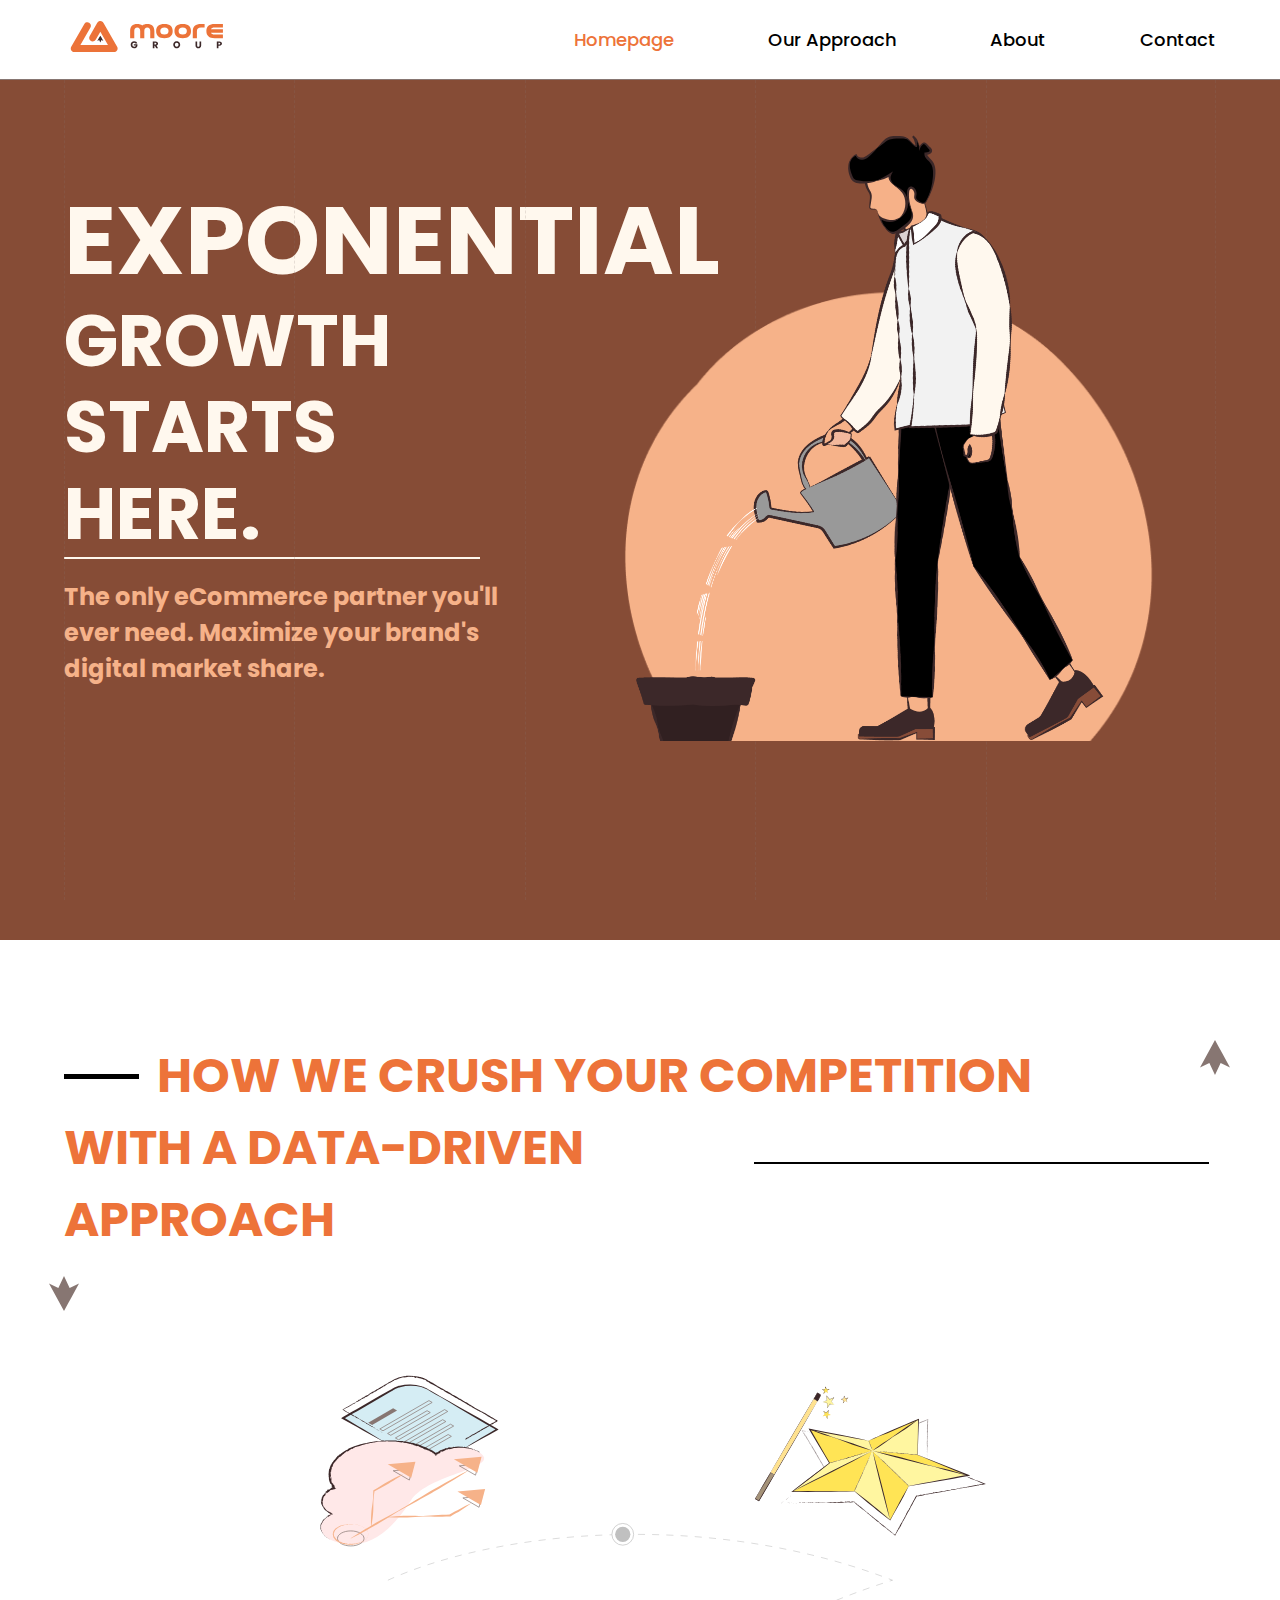
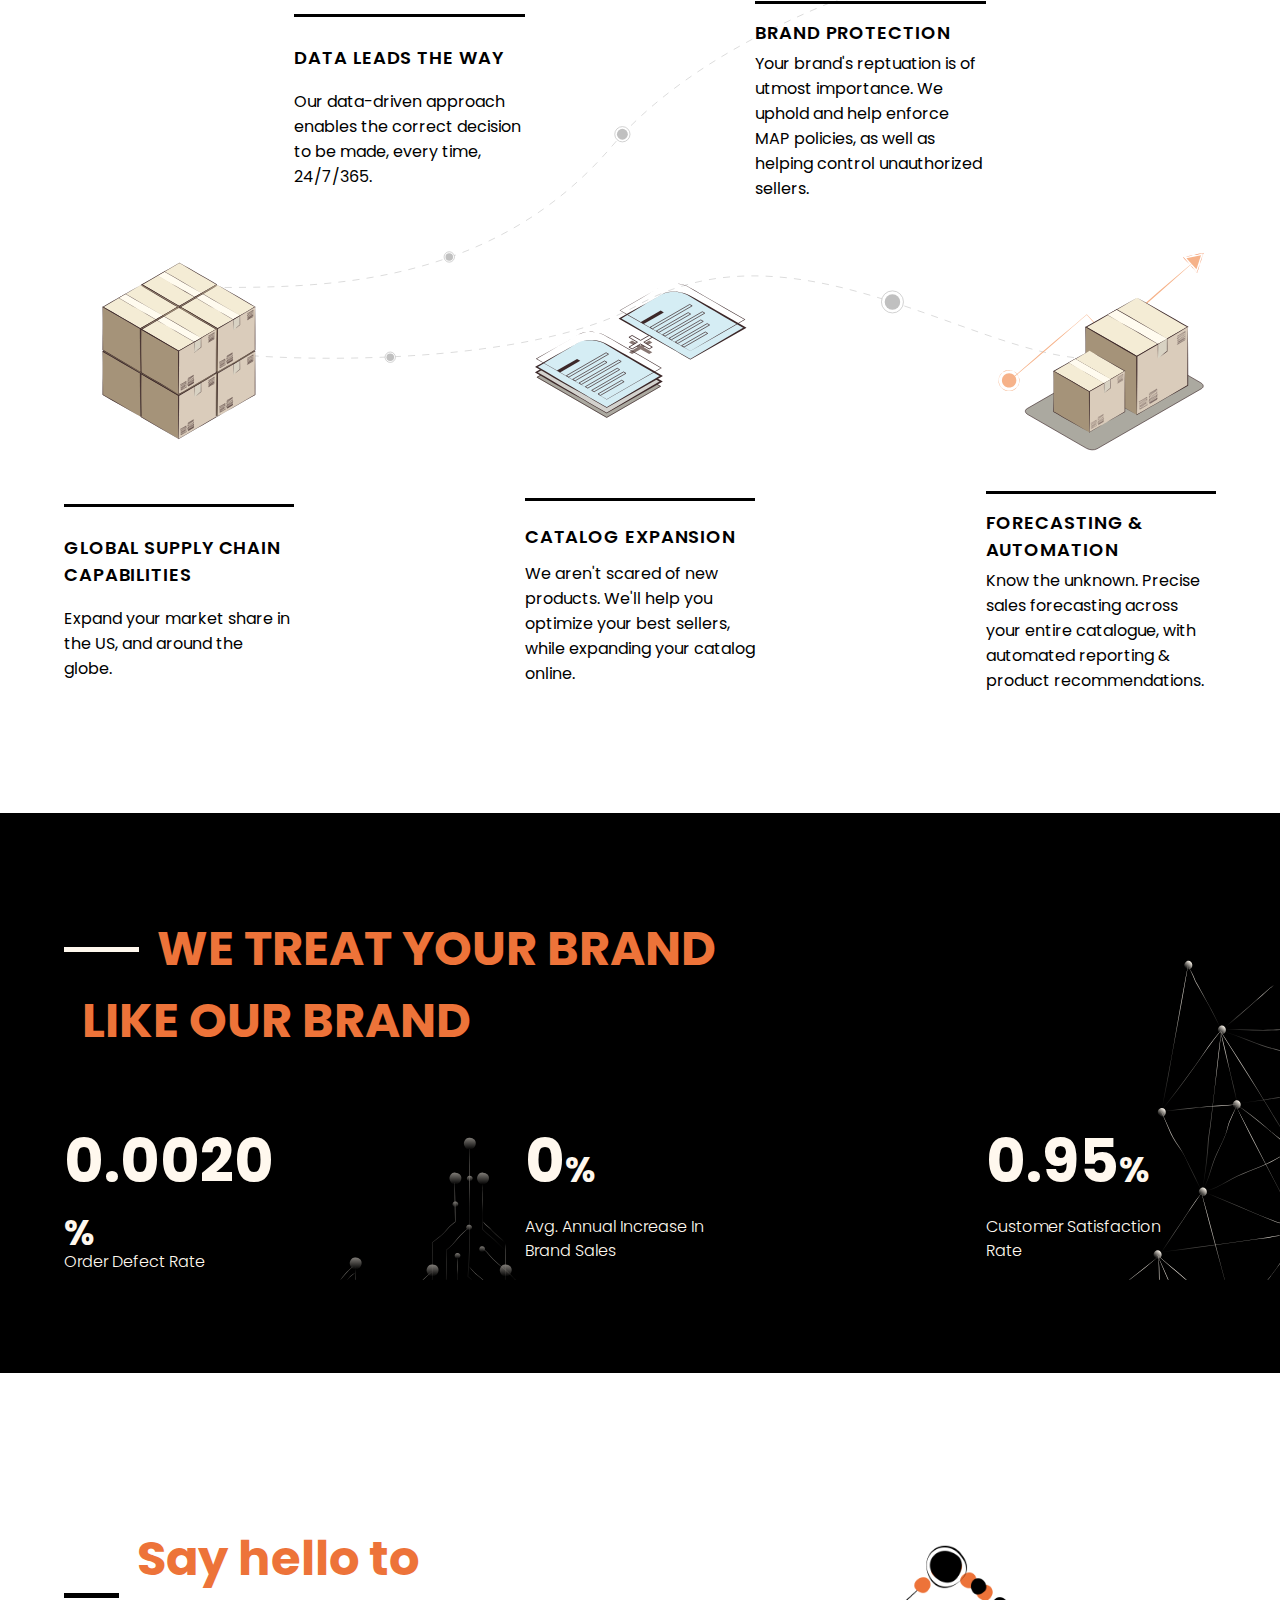
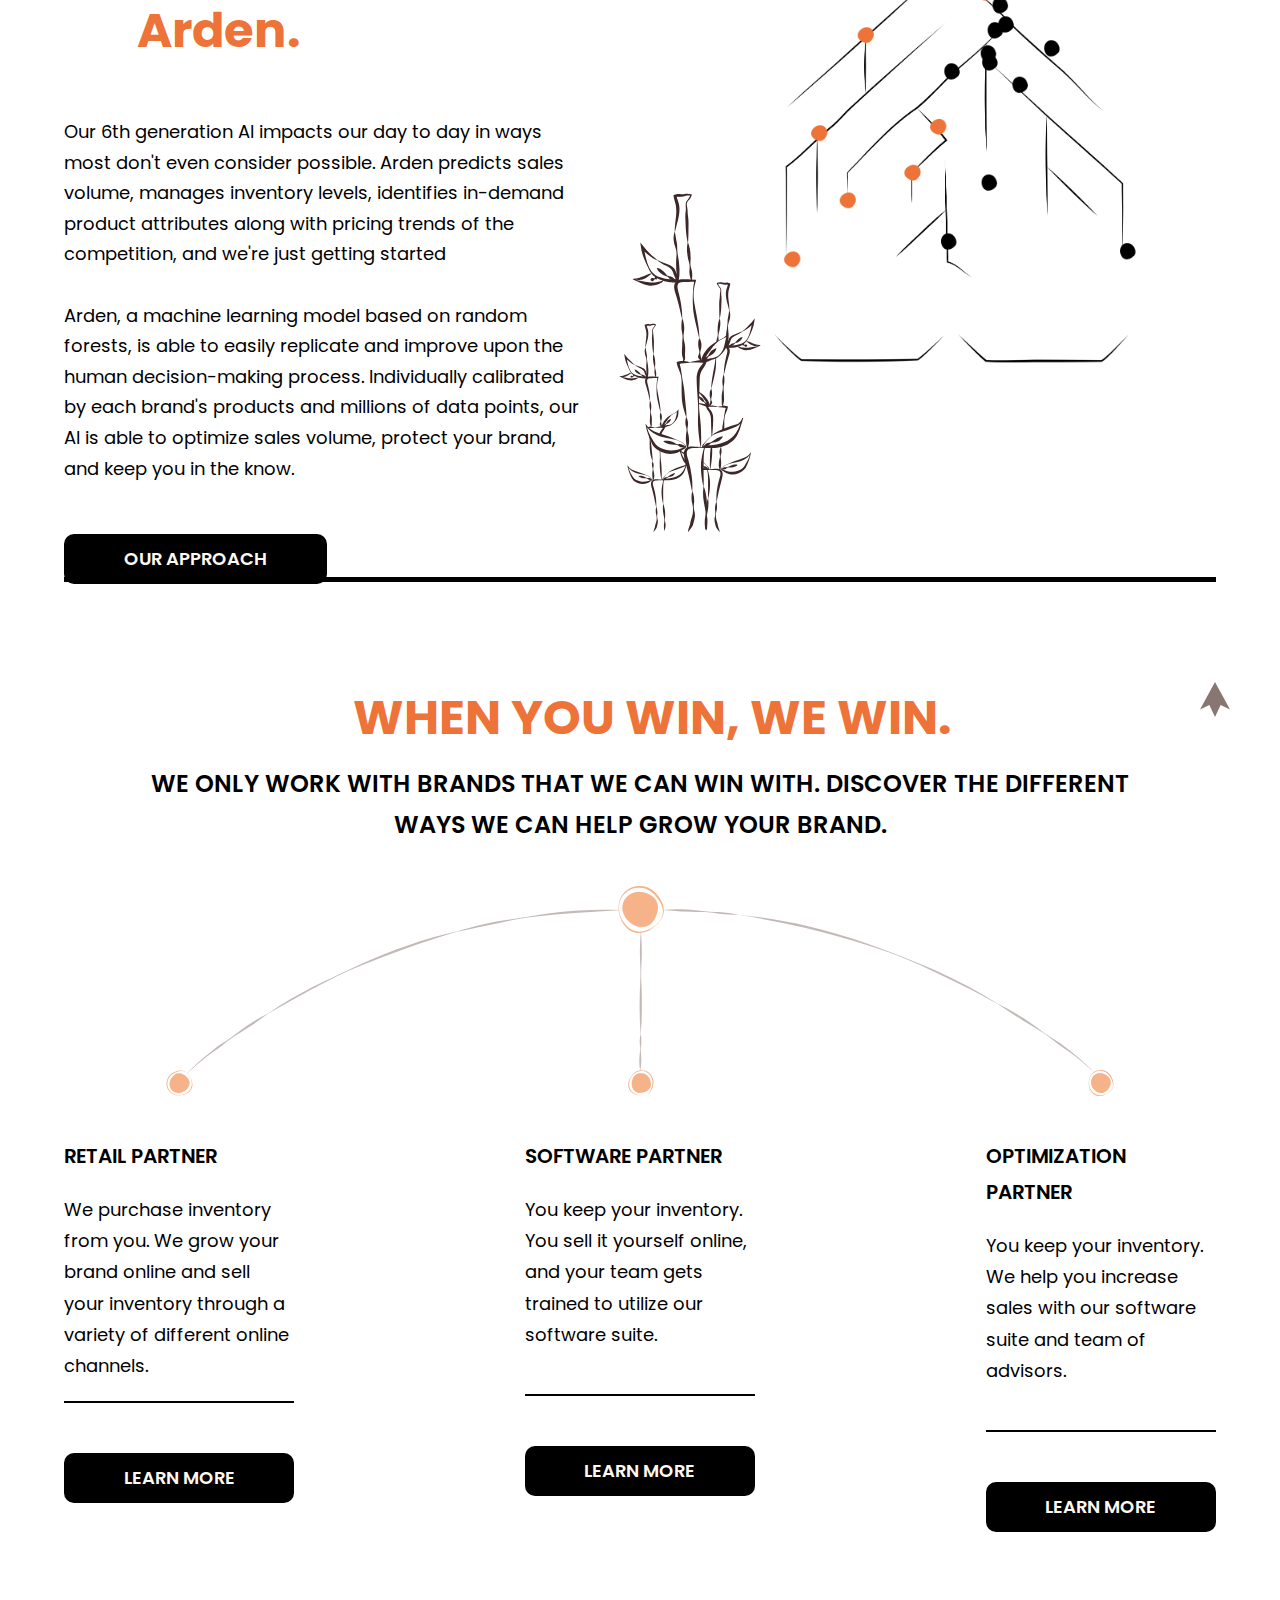
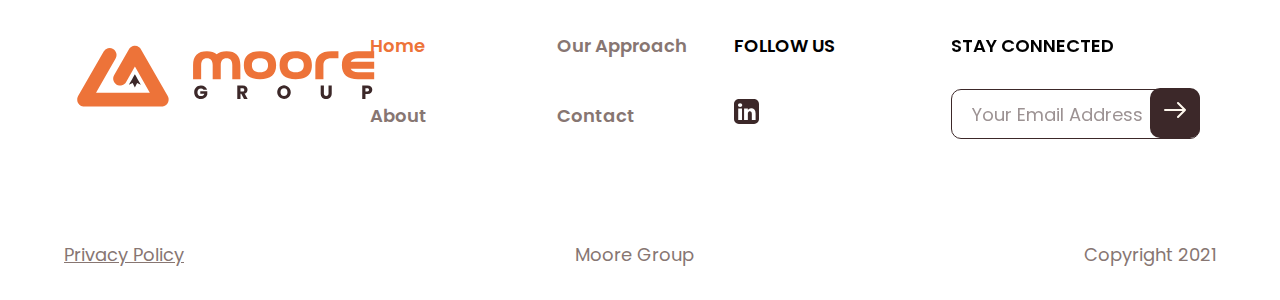
<file: index.html>
<!DOCTYPE html>
<html lang="en">

<head>
  <style>
    @font-face {
      font-family: 'Poppins';
      src: url('./fonts/Poppins-ExtraBold.woff') format('woff');
      font-weight: 800;
      font-style: normal;
      font-display: fallback;
    }

    @font-face {
      font-family: 'Poppins';
      src: url('./fonts/Poppins-Black.woff') format('woff');
      font-weight: 900;
      font-style: normal;
      font-display: fallback;
    }

    @font-face {
      font-family: 'Poppins';
      src: url('./fonts/Poppins-BlackItalic.woff') format('woff');
      font-weight: 900;
      font-style: italic;
      font-display: fallback;
    }

    @font-face {
      font-family: 'Poppins';
      src: url('./fonts/Poppins-Bold.woff') format('woff');
      font-weight: bold;
      font-style: normal;
      font-display: fallback;
    }

    @font-face {
      font-family: 'Poppins';
      src: url('./fonts/Poppins-ExtraBoldItalic.woff') format('woff');
      font-weight: 800;
      font-style: italic;
      font-display: fallback;
    }


    @font-face {
      font-family: 'Poppins';
      src: url('./fonts/Poppins-LightItalic.woff') format('woff');
      font-weight: 300;
      font-style: italic;
      font-display: fallback;
    }

    @font-face {
      font-family: 'Poppins';
      src: url('./fonts/Poppins-Italic.woff') format('woff');
      font-weight: normal;
      font-style: italic;
      font-display: fallback;
    }

    @font-face {
      font-family: 'Poppins';
      src: url('./fonts/Poppins-Medium.woff') format('woff');
      font-weight: 500;
      font-style: normal;
      font-display: fallback;
    }


    @font-face {
      font-family: 'Poppins';
      src: url('./fonts/Poppins-Light.woff') format('woff');
      font-weight: 300;
      font-style: normal;
      font-display: fallback;
    }

    @font-face {
      font-family: 'Poppins';
      src: url('./fonts/Poppins-Regular.woff') format('woff');
      font-weight: normal;
      font-style: normal;
      font-display: fallback;
    }

    @font-face {
      font-family: 'Poppins';
      src: url('./fonts/Poppins-SemiBold.woff') format('woff');
      font-weight: 600;
      font-style: normal;
      font-display: fallback;
    }



    @font-face {
      font-family: 'Poppins';
      src: url('./fonts/Poppins-Thin.woff') format('woff');
      font-weight: 100;
      font-style: normal;
      font-display: fallback;
    }
  </style>
  <meta charset="UTF-8">
  <meta name="viewport" content="width=device-width, initial-scale=1.0">
  <meta http-equiv="X-UA-Compatible" content="ie=edge">
  <title>Homepage</title>
  <link rel="stylesheet" type="text/css" href="css/bootstrap-grid.css">
  <link rel="stylesheet" type="text/css" href="css/header.css">
  <link rel="stylesheet" type="text/css" href="css/footer.css">
  <link rel="stylesheet" type="text/css" href="css/home.css">
  <link rel="stylesheet" type="text/css" href="css/style-b.css" media="screen and (max-width:1024px)">
  <link type="image/x-icon" rel="shortcut icon" href="img/favicon.ico">
</head>

<body>

  <header>
    <div class="top">
      <!-- partial:index.partial.html -->
      <div class="burger">
        <span></span>
      </div>
      <nav>
        <ul class="main">
          <li><a class="cl" id="active-link" href="index.html">Homepage</a></li>
          <li><a class="cl" href="оur_аpproach.html">Our Approach</a></li>
          <li><a class="cl" href="about.html">About</a></li>
          <li><a class="cl" href="contact.html">Contact</a></li>
        </ul>
      </nav>
      <div class="overlay"></div>
      <!-- partial -->
      <div class="container">
        <a href="index.html"><img src="img/logo.svg" alt="Logo"></a>
        <div class="links">
          <a id="active-link" href="index.html">Homepage</a>
          <a href="оur_аpproach.html">Our Approach</a>
          <a href="about.html">About</a>
          <a href="contact.html">Contact</a>
        </div>
      </div>
    </div>
    <div class="container title-animation">
      <div class="row justify-content-between">
        <div class="col-12 col-md-5 title">
          <h1>EXPONENTIAL</h1>
          <h2>GROWTH STARTS<br>HERE.</h2>
          <hr align="left" width="90%" color="#FFF8EE" />
          <p>The only eCommerce partner you'll ever need. Maximize your brand's digital market share.</p>
        </div>
        <div class="col-12 col-md-7 animation">
          <lottie-player id="human" background="transparent" speed="1" loop autoplay></lottie-player>
        </div>
      </div>
    </div>
  </header>
  <main>
    <section class="container section-1">
      <div class="row">
        <div class="col-12 text-arrow">
          <div class="row-1">
            <hr align="left" width="75px" height="5px" color="#000" />
            <h3>HOW WE CRUSH YOUR COMPETITION</h3>
          </div>
          <img src="img/arrow.svg" alt="arrow">
        </div>
      </div>
      <div class="row row-2">
        <div class="col-12 col-lg-7">
          <h3>WITH A DATA-DRIVEN APPROACH</h3>
        </div>
        <div class="col-0 col-lg-5 ">
          <hr align="right" width="98.5%" color="#000" />
        </div>
      </div>
      <div class="row row-3">
        <img src="img/arrow-down.svg" alt="arrow">
      </div>
    </section>
    <section class="container section-2">
      <div class="card">
        <img src="img/card-img-1.svg" alt="DATA LEADS THE WAY">
        <hr align="right" width="100%" color="#000" />
        <h5>DATA LEADS THE WAY</h5>
        <p>Our data-driven approach enables the correct decision to be made, every time, 24/7/365.</p>
      </div>
      <div class="card">
        <img src="img/card-img-2.svg" alt="DATA LEADS THE WAY">
        <hr align="right" width="100%" color="#000" />
        <h5>BRAND PROTECTION</h5>
        <p>Your brand's reptuation is of utmost importance. We uphold and help enforce MAP policies, as well as helping
          control unauthorized sellers.</p>
      </div>
      <div class="card">
        <img src="img/card-img-3.svg" alt="DATA LEADS THE WAY">
        <hr align="right" width="100%" color="#000" />
        <h5>GLOBAL SUPPLY CHAIN CAPABILITIES</h5>
        <p>Expand your market share in the US, and around the globe. </p>
      </div>
      <div class="card">
        <img src="img/card-img-4.svg" alt="DATA LEADS THE WAY">
        <hr align="right" width="100%" color="#000" />
        <h5>CATALOG EXPANSION</h5>
        <p>We aren't scared of new products.
          We'll help you optimize your best sellers, while
          expanding your catalog online.
        </p>
      </div>
      <div class="card">
        <img src="img/card-img-5.svg" alt="DATA LEADS THE WAY">
        <hr align="right" width="100%" color="#000" />
        <h5>FORECASTING & AUTOMATION</h5>
        <p>Know the unknown. Precise sales forecasting
          across your entire catalogue, with automated
          reporting & product recommendations.
        </p>
      </div>
    </section>
    <section class="section-3">
      <div class="container">
        <div class="row-1">
          <hr align="left" width="75px" height="5px" color="#FFF8EE" />
          <h3>WE TREAT YOUR BRAND</h3>
        </div>
        <h3>LIKE OUR BRAND</h3>
        <div class="row-2">
          <div class="box">
            <div class="count">
              <h2>0.00</h2>
              <h2 id="qw" class="counter" data-count="1">20</h2>
              <h5>%</h5>
            </div>
            <p>Order Defect Rate</p>
          </div>
          <div class="box">
            <div class="count">
              <h2 id="qw" class="counter" data-count="52">0</h2>
              <h5>%</h5>
            </div>
            <p>Avg. Annual Increase In Brand Sales</p>
          </div>
          <div class="box">
            <div class="count">
              <h2 id="qw" class="counter" data-count="99">0</h2>
              <h2>.95</h2>
              <h5>%</h5>
            </div>
            <p>Customer Satisfaction Rate</p>
          </div>
        </div>
      </div>
    </section>
    <section class="container section-4">
      <div class="block">
        <div class="row-1">
          <hr align="left" height="5px" color="#000" />
          <h3>Say hello to Arden.</h3>
        </div>
        <p>
          Our 6th generation Al impacts our day to day in ways most don't even consider possible. Arden predicts sales
          volume, manages inventory levels, identifies in-demand product attributes along with pricing trends of the
          competition, and we're just getting started <br> <br> Arden, a machine learning model based on random forests,
          is able to easily replicate and improve upon the human decision-making process. Individually calibrated by
          each brand's products and millions of data points, our Al is able to optimize sales volume, protect your
          brand, and keep you in the know.
        </p>
        <a href="оur_аpproach.html"><button class="btn-black">Our approach</button></a>
      </div>
      <div class="block">
        <img src="img/bamboo.svg" alt="bamboo">
      </div>
      <div class="block animation-2">
        <div class="row-1-2">
          <h3>Say hello to Arden.</h3>
        </div>
        <lottie-player id="bols" background="transparent" speed="1" loop autoplay></lottie-player>
      </div>
    </section>
    <hr class="container davider" align="left" width="100%" height="5px" color="#000" />
    <hr class="full-davider" align="left" width="100%" height="5px" color="#000" />
    <section class="container section-5">
      <div class="title">
        <div class="row-1">
          <h3>
            &nbsp;&nbsp;&nbsp;
            WHEN YOU WIN, WE WIN.
          </h3>
          <img src="img/arrow.svg" alt="arrow">
        </div>
        <div class="row-2">
          <h4>
            WE ONLY WORK WITH BRANDS THAT WE CAN WIN WITH. DISCOVER THE DIFFERENT WAYS WE CAN HELP GROW YOUR BRAND.
          </h4>
        </div>
        <img class="arrows-w" src="img/arrows-w.svg" alt="">
        <div class="cards">
          <img src="img/arrow-1.svg" alt="" class="arrow-davider">
          <div class="card-text">
            <h4>RETAIL PARTNER</h4>
            <p>We purchase inventory from you. We grow your brand online and sell your inventory through a variety of
              different online channels.</p>
            <hr align="right" width="100%" color="#000">
            <a href="contact.html" class="link-button"><button class="btn-black">Learn more</button> </a>
          </div>
          <img src="img/arrow-2.svg" alt="" class="arrow-davider">
          <div class="card-text">
            <h4>Software Partner</h4>
            <p>You keep your inventory. You sell it yourself online,
              and your team gets trained to utilize our software suite.
            </p>
            <hr align="right" width="100%" color="#000">
            <a href="contact.html" class="link-button"><button class="btn-black">Learn more</button> </a>
          </div>
          <img src="img/arrow-3.svg" alt="" class="arrow-davider">
          <div class="card-text">
            <h4>Optimization Partner</h4>
            <p>You keep your inventory. We help you increase sales with our software suite and team of advisors.</p>
            <hr align="right" width="100%" color="#000">
            <a href="contact.html" class="link-button"><button class="btn-black">Learn more</button> </a>
          </div>
        </div>
      </div>
    </section>
  </main>
  <footer class="container">
    <div class="row row-1">
      <div class="col-12 col-lg-4 col-xl-3">
        <img class="logo" src="img/big-logo.svg" alt="logo">
      </div>
      <div class="col-12 col-lg-8 col-xl-6">
        <div class="links">
          <a id="active-link" href="work_with_us.html">Home</a>
          <a href="оur_аpproach.html">Our Approach</a>
          <div class="follow-us">
            <h5>Follow us</h5>
            <a href="https://www.linkedin.com/"><img src="img/linkedin.svg" alt="linkedin"></a>
          </div>
          <a class="first" href="about.html">About</a>
          <a class="secondary" href="contact.html">Contact</a>
        </div>
      </div>
      <div class="col-12 col-lg-12 col-xl-3">
        <div class="email-input">
          <h5>STAY CONNECTED</h5>
          <label>
            <input type="email" name="email" placeholder="Your Email Address">
            <button href="#" type="button" name="button"><img src="img/arrow-btn.svg" alt=""></button>
          </label>
        </div>
      </div>
    </div>
    <div class="row-2">
      <a href="privacy-policy-v2-5215784.html">Privacy Policy</a>
      <p>Moore Group</p>
      <p>Copyright 2021</p>
    </div>
  </footer>
  <div class="container lines-bg">
    <div class="container">
      <div class="line"></div>
      <div class="line"></div>
      <div class="line"></div>
      <div class="line"></div>
      <div class="line"></div>
    </div>
  </div>
  <script src="js/lottie-player.js"></script>
  <script src="js/animation.js"></script>
  <script src="js/animation-bols.js"></script>
  <script src="js/counter.js"></script>
  <script src="js/jquery.min.js"></script>
  <script src="js/script-b.js"></script>
</body>

</html>
</file>
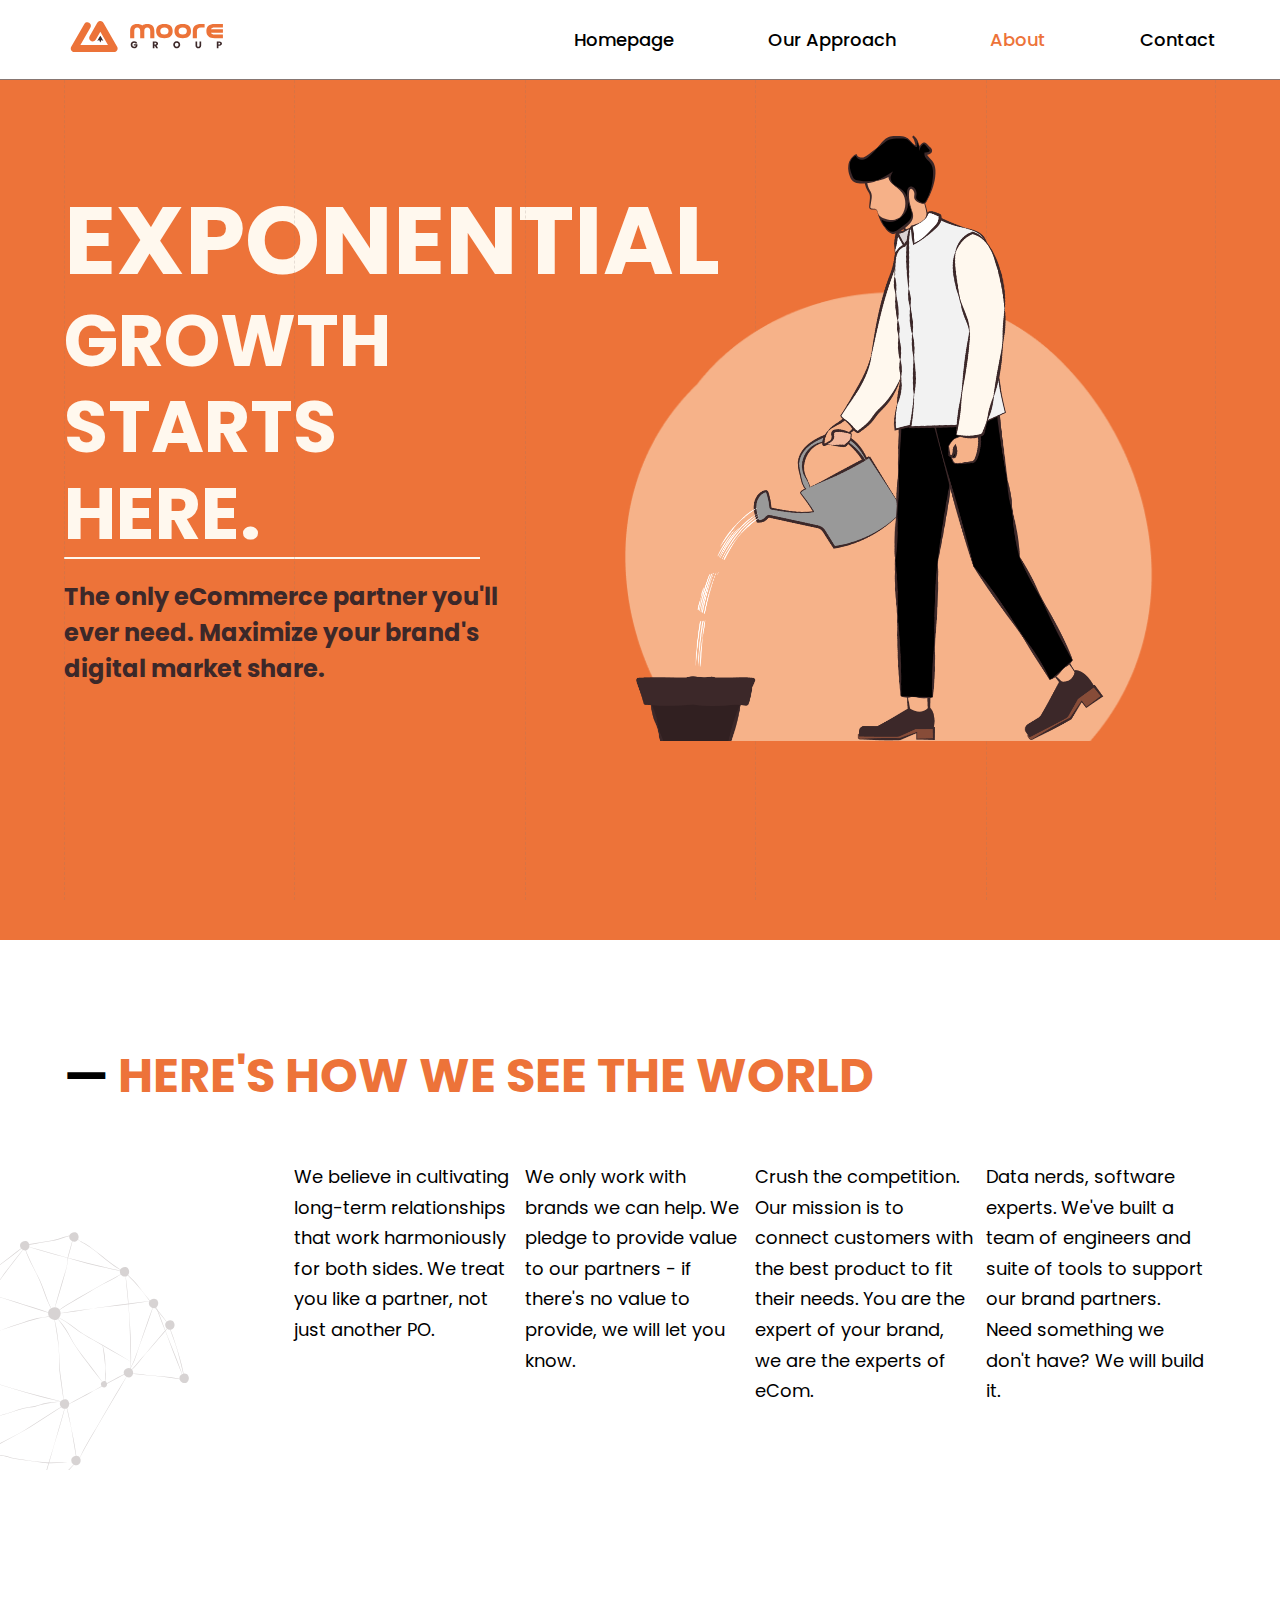
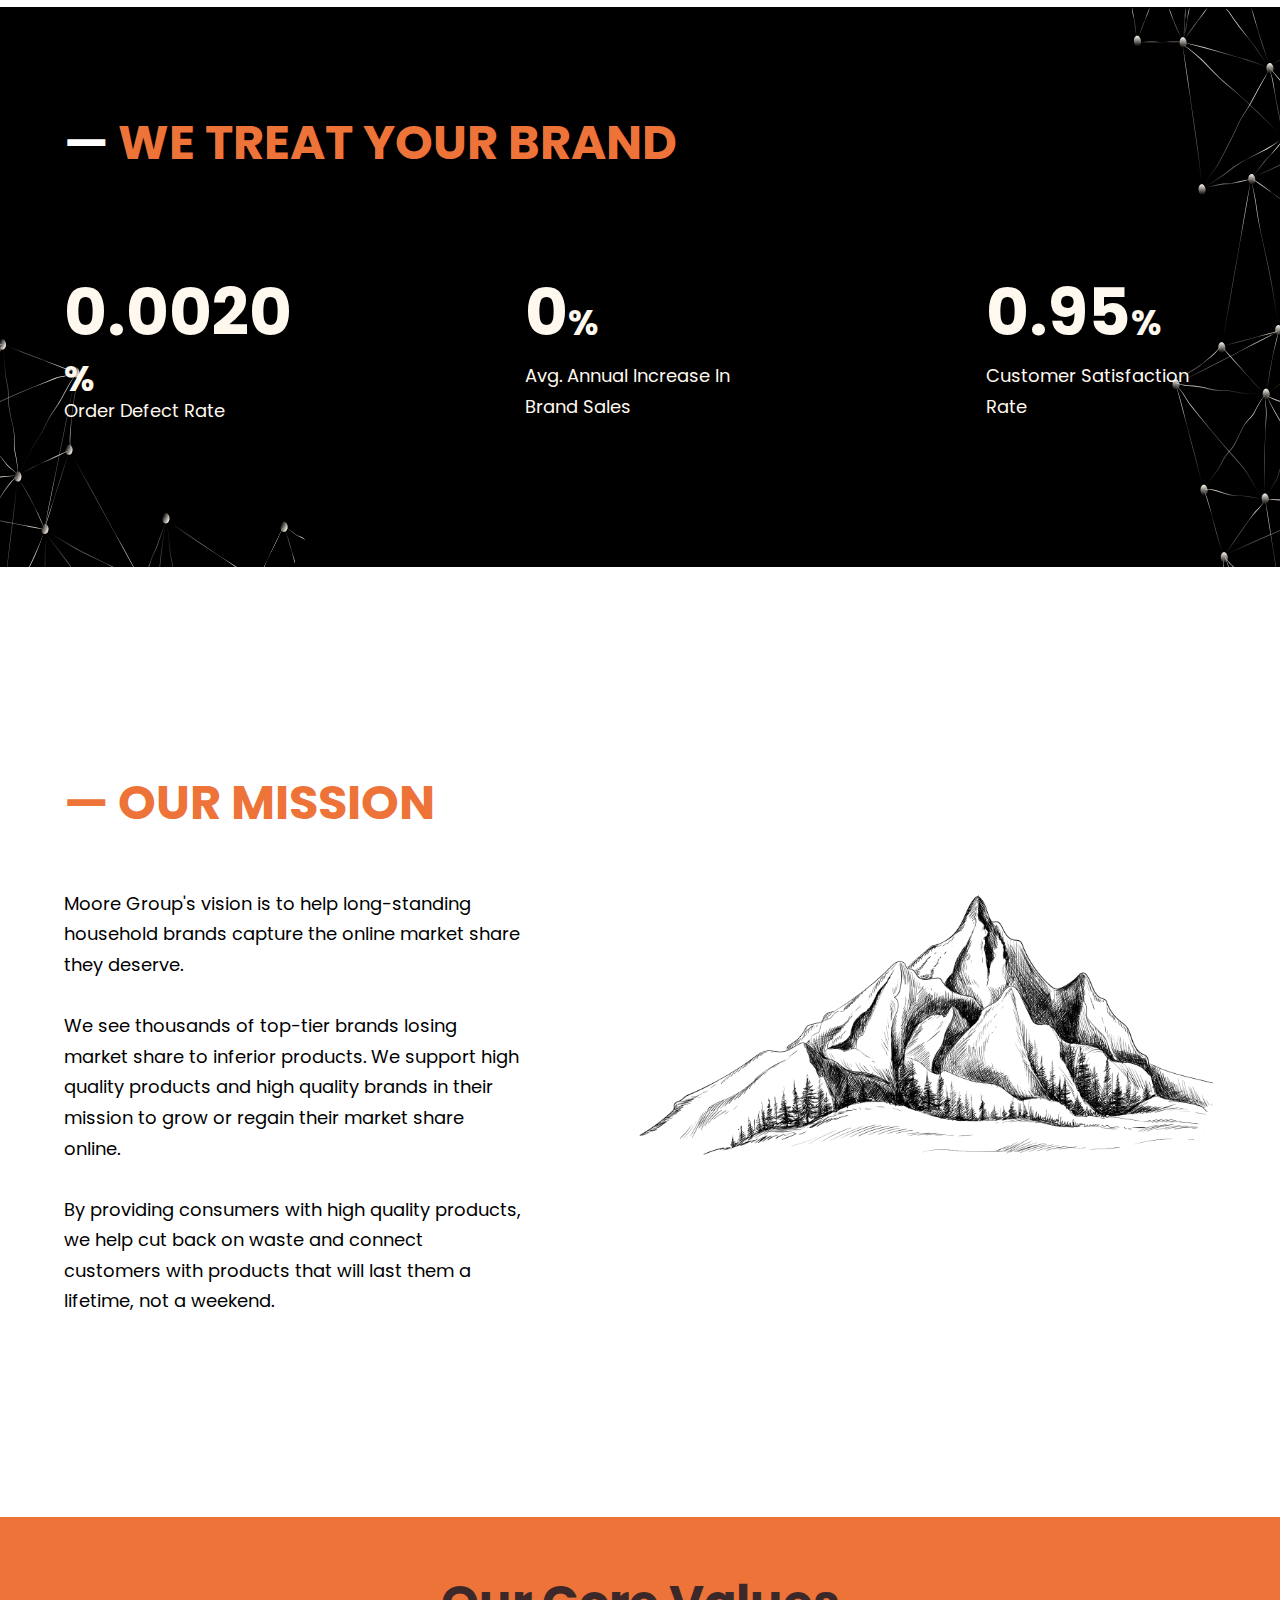
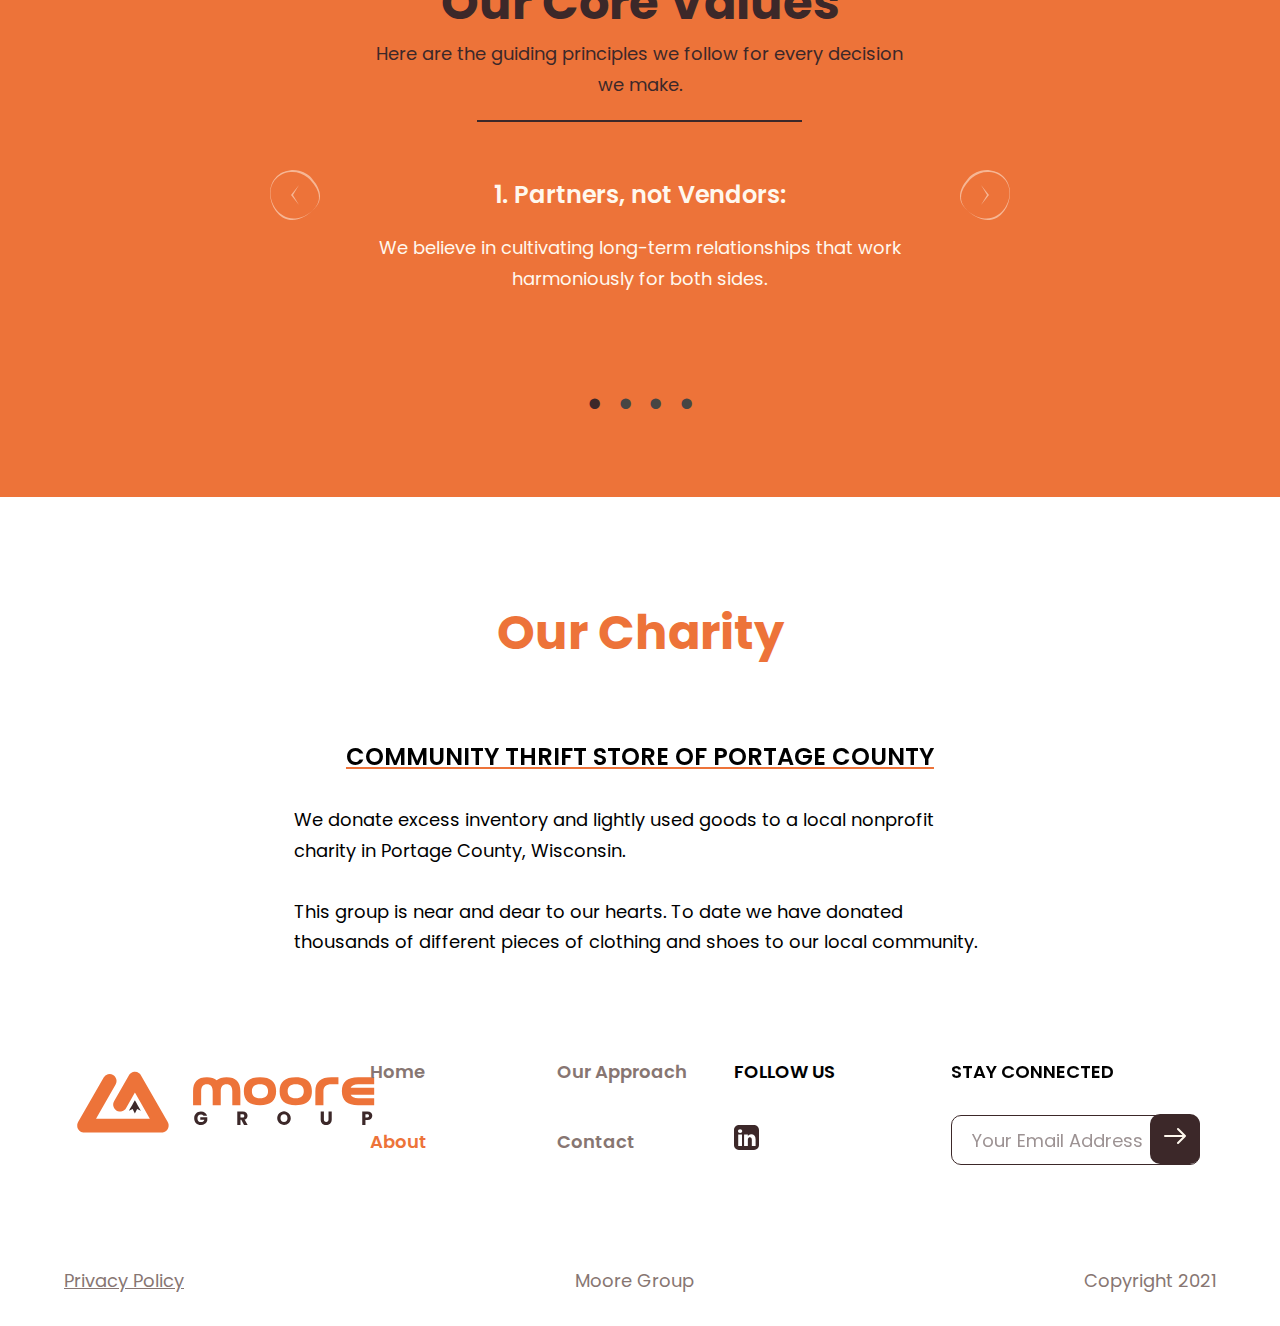
<file: about.html>
<!DOCTYPE html>
<html lang="en">

<head>
  <style>
    @font-face {
      font-family: 'Poppins';
      src: url('./fonts/Poppins-ExtraBold.woff') format('woff');
      font-weight: 800;
      font-style: normal;
      font-display: fallback;
    }

    @font-face {
      font-family: 'Poppins';
      src: url('./fonts/Poppins-Black.woff') format('woff');
      font-weight: 900;
      font-style: normal;
      font-display: fallback;
    }

    @font-face {
      font-family: 'Poppins';
      src: url('./fonts/Poppins-BlackItalic.woff') format('woff');
      font-weight: 900;
      font-style: italic;
      font-display: fallback;
    }

    @font-face {
      font-family: 'Poppins';
      src: url('./fonts/Poppins-Bold.woff') format('woff');
      font-weight: bold;
      font-style: normal;
      font-display: fallback;
    }

    @font-face {
      font-family: 'Poppins';
      src: url('./fonts/Poppins-ExtraBoldItalic.woff') format('woff');
      font-weight: 800;
      font-style: italic;
      font-display: fallback;
    }


    @font-face {
      font-family: 'Poppins';
      src: url('./fonts/Poppins-LightItalic.woff') format('woff');
      font-weight: 300;
      font-style: italic;
      font-display: fallback;
    }

    @font-face {
      font-family: 'Poppins';
      src: url('./fonts/Poppins-Italic.woff') format('woff');
      font-weight: normal;
      font-style: italic;
      font-display: fallback;
    }

    @font-face {
      font-family: 'Poppins';
      src: url('./fonts/Poppins-Medium.woff') format('woff');
      font-weight: 500;
      font-style: normal;
      font-display: fallback;
    }


    @font-face {
      font-family: 'Poppins';
      src: url('./fonts/Poppins-Light.woff') format('woff');
      font-weight: 300;
      font-style: normal;
      font-display: fallback;
    }

    @font-face {
      font-family: 'Poppins';
      src: url('./fonts/Poppins-Regular.woff') format('woff');
      font-weight: normal;
      font-style: normal;
      font-display: fallback;
    }

    @font-face {
      font-family: 'Poppins';
      src: url('./fonts/Poppins-SemiBold.woff') format('woff');
      font-weight: 600;
      font-style: normal;
      font-display: fallback;
    }



    @font-face {
      font-family: 'Poppins';
      src: url('./fonts/Poppins-Thin.woff') format('woff');
      font-weight: 100;
      font-style: normal;
      font-display: fallback;
    }
  </style>
  <meta charset="UTF-8" />
  <meta name="viewport" content="width=device-width, initial-scale=1.0" />
  <meta http-equiv="X-UA-Compatible" content="ie=edge" />
  <title>Our Approach</title>
  <link rel="stylesheet" type="text/css" href="css/bootstrap-grid.css" />
  <link rel="stylesheet" type="text/css" href="css/header.css" />
  <link rel="stylesheet" type="text/css" href="css/footer.css" />
  <link rel="stylesheet" type="text/css" href="css/оur_аpproach.css" />
  <link rel="stylesheet" type="text/css" href="css/about.css" />
  <link rel="stylesheet" type="text/css" href="css/style-b.css" media="screen and (max-width:1024px)">
  <link type="image/x-icon" rel="shortcut icon" href="img/favicon.ico" />
</head>

<body>
  <script src="js/jquery.min.js"></script>
  <script src="./js/script-b.js"></script>
  <header>
    <div class="top">
      <!-- partial:index.partial.html -->
      <div class="burger">
        <span></span>
      </div>
      <nav>
        <ul class="main">
          <li><a class="cl" href="index.html">Homepage</a></li>
          <li><a class="cl" href="оur_аpproach.html">Our Approach</a></li>
          <li><a class="cl" id="active-link" href="about.html">About</a></li>
          <li><a class="cl" href="contact.html">Contact</a></li>
        </ul>
      </nav>
      <div class="overlay"></div>
      <!-- partial -->
      <div class="container">
        <a href="index.html"><img src="img/logo.svg" alt="Logo" /></a>
        <div class="links">
          <a href="index.html">Homepage</a>
          <a href="оur_аpproach.html">Our Approach</a>
          <a id="active-link" href="about.html">About</a>
          <a href="contact.html">Contact</a>
        </div>
      </div>
    </div>
    <div class="container title-animation">
      <div class="row justify-content-between">
        <div class="col-12 col-md-5 title">
          <h1>EXPONENTIAL</h1>
          <h2>GROWTH STARTS<br />HERE.</h2>
          <hr align="left" width="90%" color="#FFF8EE" />
          <p>
            The only eCommerce partner you'll ever need. Maximize your brand's digital market share.
          </p>
        </div>
        <div class="col-12 col-md-7 animation">
          <lottie-player id="human" background="transparent" speed="1" loop autoplay></lottie-player>
        </div>
      </div>
    </div>
  </header>
  <section class="section-1-3">
    <div class="container">
      <div class="block-1">
        <h3>
          <span id="black">—</span> HERE'S HOW WE SEE THE WORLD
        </h3>
      </div>
      <div class="block-2">
        <p></p>
        <p>
          We believe in cultivating long-term relationships that work
          harmoniously for both sides. We treat you like a partner, not just
          another PO.
        </p>
        <p>
          We only work with brands we can help. We pledge to provide value to
          our partners - if there's no value to provide, we will let you know.
        </p>
        <p>
          Crush the competition. Our mission is to connect customers with the
          best product to fit their needs. You are the expert of your brand,
          we are the experts of eCom.
        </p>
        <p>
          Data nerds, software experts. We've built a team of engineers and
          suite of tools to support our brand partners. Need something we
          don't have? We will build it.
        </p>
      </div>
    </div>
  </section>
  <section class="section-2-3">
    <div class="container">
      <h3><span id="white">—</span> WE TREAT YOUR BRAND</h3>
      <div class="block-1"></div>
      <div class="block-2">
        <div class="card">
          <div class="count">
            <h2>0.00</h2>
            <h2 id="qw" class="counter" data-count="1">20</h2>
            <h5>%</h5>
          </div>
          <p>Order Defect Rate</p>
        </div>
        <div class="card">
          <div class="card">
            <div class="count">
              <h2 id="qw" class="counter" data-count="52">0</h2>
              <h5>%</h5>
            </div>
            <p>Avg. Annual Increase In Brand Sales</p>
          </div>
        </div>
        <div class="card">
          <div class="card">
            <div class="count">
              <h2 id="qw" class="counter" data-count="99">0</h2>
              <h2>.95</h2>
              <h5>%</h5>
            </div>
            <p>Customer Satisfaction Rate</p>
          </div>
        </div>
      </div>
    </div>
  </section>
  <section class="container section-3-3">
    <h3>— OUR MISSION</h3>
    <div class="block-1">
      <p>
        Moore Group's vision is to help long-standing household brands capture the online market share they deserve.
        <br><br>
        We see thousands of top-tier brands losing market share to inferior products. We support high quality products
        and high quality brands in their mission to grow or regain their market share online.
        <br><br>
        By providing consumers with high quality products, we help cut back on waste and connect customers with products
        that will last them a lifetime, not a weekend.
      </p>
    </div>
    <div class="block-2">
      <img src="img/img-3-3.png" alt="" />
    </div>
  </section>
  <section class="section-4-3">
    <div class="container">
      <h3>Our Core Values</h3>
      <p>
        Here are the guiding principles we follow for every decision we make.
      </p>
      <hr align="left" width="325px" color="#3C2829" />
      <div class="feedback-slider">
        <div class="feedback-slide_viewer">
          <div class="feedback-slide_group">
            <div class="feedback-slide">
              <h4>1. Partners, not Vendors:</h4>
              <p>
                We believe in cultivating long-term relationships that work
                harmoniously for both sides.
              </p>
            </div>
            <div class="feedback-slide">
              <h4>2. Integrity:</h4>
              <p>
                We believe in doing the right thing, even if it comes at a
                cost to our company. We exemplify a strong moral code, both
                personally and professionally.
              </p>
            </div>
            <div class="feedback-slide">
              <h4>3. Question Everything:</h4>
              <p>
                In an industry that is always changing, we believe it's
                important to question everything. We're in the field every day
                experimenting with new ideas and building new software
                solutions for our brand partners.
              </p>
            </div>
            <div class="feedback-slide">
              <h4>4. Growth Mindset</h4>
              <p>
                We support our team's growth, professionally and personally.
                Our mission is to grow as human beings, trusting that the
                company and our partner's success will follow closely behind.
              </p>
            </div>
          </div>
        </div>
      </div>
      <!-- End // .slider -->
      <div class="feedback-slide_buttons"></div>
      <div class="feedback-directional_nav">
        <div class="feedback-previous_btn" title="Previous">
          <img src="img/arrow-left.svg" alt="" />
        </div>
        <div class="feedback-next_btn" title="Next">
          <img src="img/arrow-right.svg" alt="" />
        </div>
      </div>
      <!-- End // .directional_nav -->
    </div>
  </section>
  <section class="container section-5-3">
    <h3>Our Charity</h3>
    <div class="block">
      <div class="text">
        <h4>
          <a href="https://www.facebook.com/Communitythriftstoreofportagecounty/">Community Thrift Store of Portage
            County</a>
        </h4>
        <p>
          We donate excess inventory and lightly used goods to a local
          nonprofit charity in Portage County, Wisconsin. <br />
          <br />
          This group is near and dear to our hearts. To date we have donated
          thousands of different pieces of clothing and shoes to our local
          community.
        </p>
      </div>
    </div>
  </section>
  <footer class="container">
    <div class="row row-1">
      <div class="col-12 col-lg-4 col-xl-3">
        <img class="logo" src="img/big-logo.svg" alt="logo" />
      </div>
      <div class="col-12 col-lg-8 col-xl-6">
        <div class="links">
          <a href="index.html">Home</a>
          <a href="оur_аpproach.html">Our Approach</a>
          <div class="follow-us">
            <h5>Follow us</h5>
            <a href="https://www.linkedin.com/"><img src="img/linkedin.svg" alt="linkedin" /></a>
          </div>
          <a class="first" id="active-link" href="about.html">About</a>
          <a class="secondary" href="contact.html">Contact</a>
        </div>
      </div>
      <div class="col-12 col-lg-12 col-xl-3">
        <div class="email-input">
          <h5>STAY CONNECTED</h5>
          <label>
            <input type="email" name="email" placeholder="Your Email Address" />
            <button href="#" type="button" name="button">
              <img src="img/arrow-btn.svg" alt="" />
            </button>
          </label>
        </div>
      </div>
    </div>
    <div class="row-2">
      <a href="privacy-policy-v2-5215784.html">Privacy Policy</a>
      <p>Moore Group</p>
      <p>Copyright 2021</p>
    </div>
  </footer>
  <script src="js/slider.js"></script>
  <div class="container lines-bg">
    <div class="container">
      <div class="line"></div>
      <div class="line"></div>
      <div class="line"></div>
      <div class="line"></div>
      <div class="line"></div>
    </div>
  </div>
  <script src="js/lottie-player.js"></script>
  <script src="js/animation.js"></script>
  <script src="js/jquery.min.js"></script>
  <script src="js/script-b.js"></script>
  <script src="js/counter.js"></script>
</body>

</html>
</file>
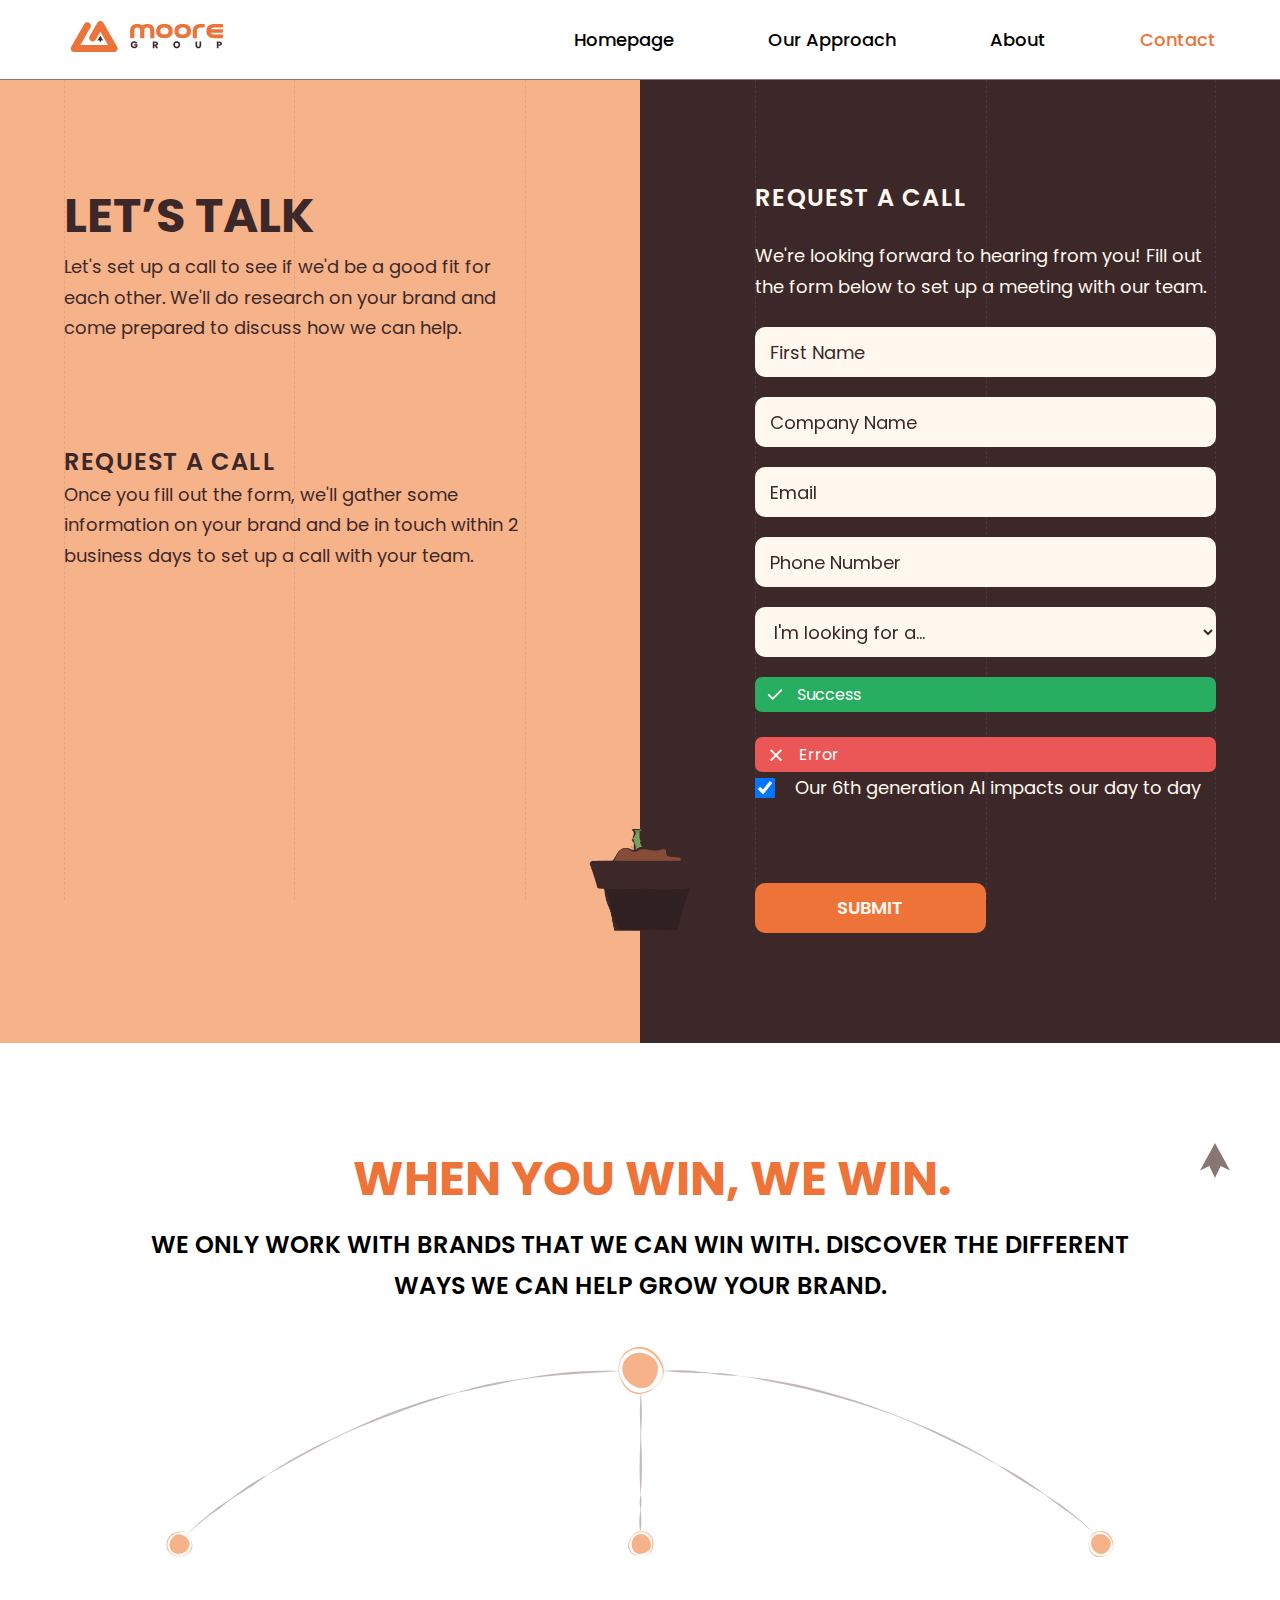
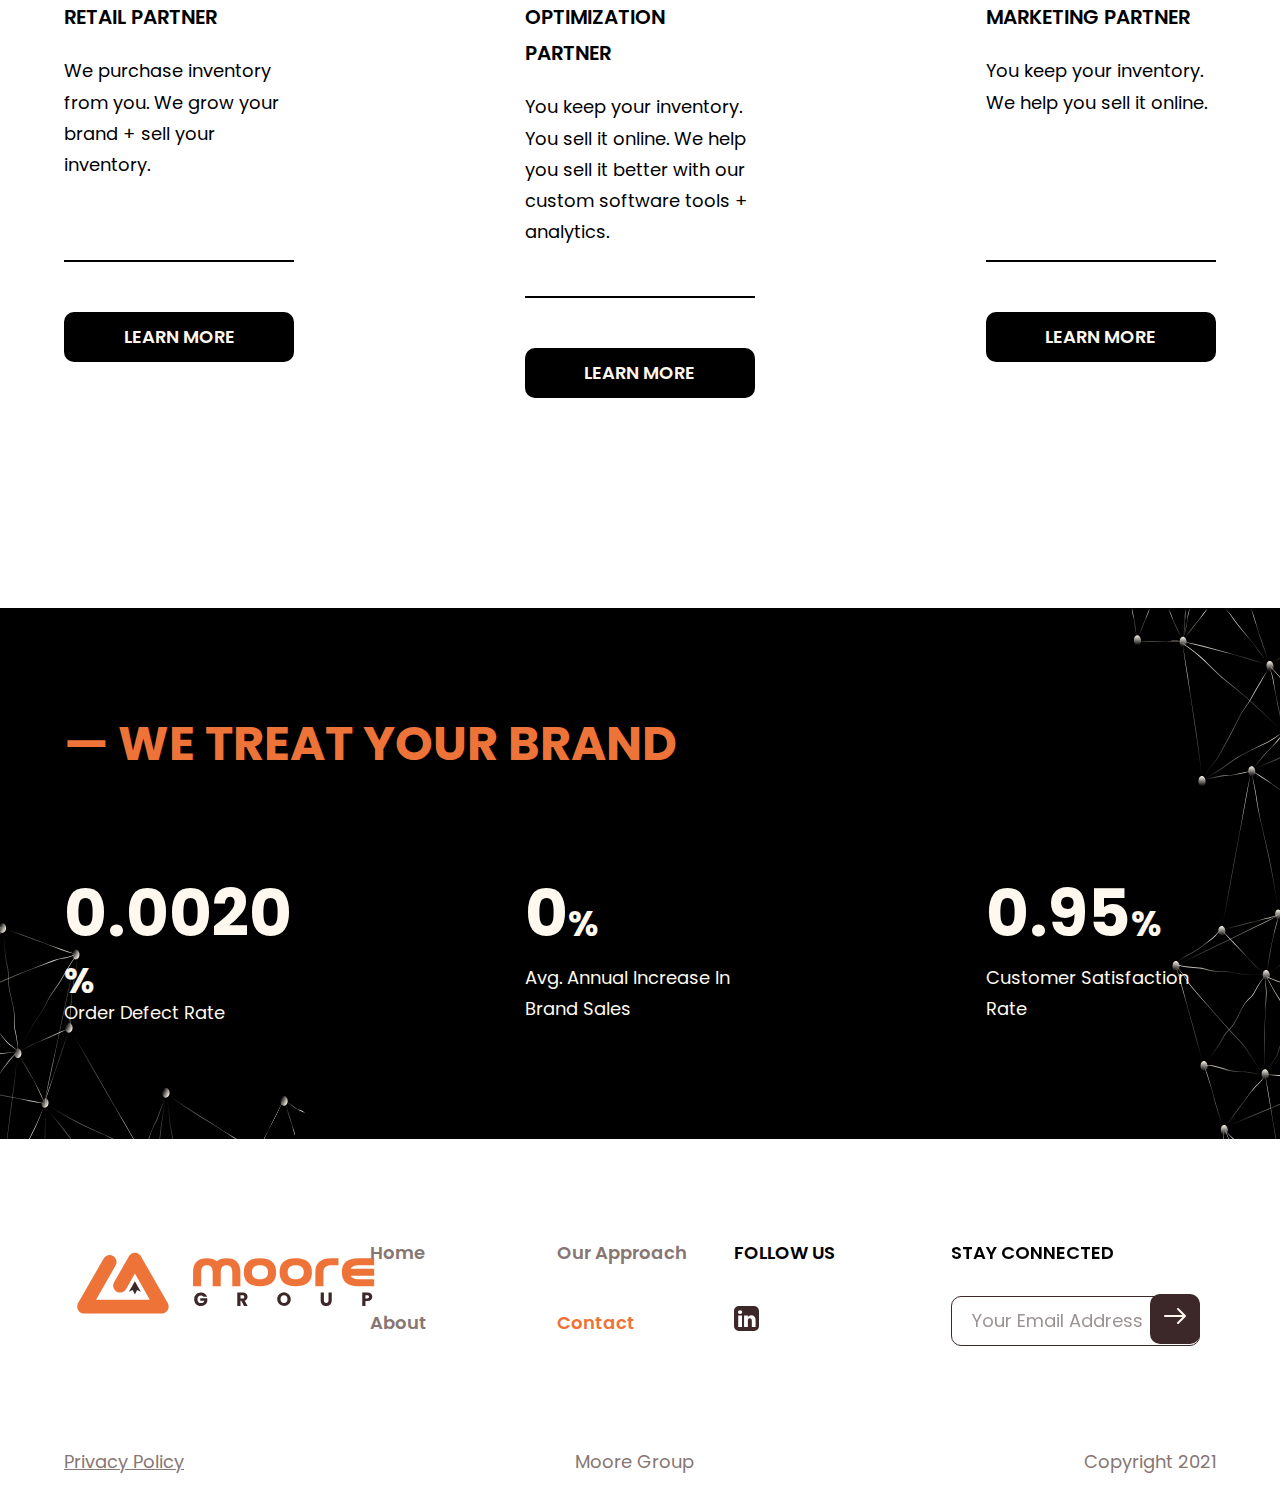
<file: contact.html>
<!DOCTYPE html>
<html lang="en">

<head>
  <style>
    @font-face {
      font-family: 'Poppins';
      src: url('./fonts/Poppins-ExtraBold.woff') format('woff');
      font-weight: 800;
      font-style: normal;
      font-display: fallback;
    }

    @font-face {
      font-family: 'Poppins';
      src: url('./fonts/Poppins-Black.woff') format('woff');
      font-weight: 900;
      font-style: normal;
      font-display: fallback;
    }

    @font-face {
      font-family: 'Poppins';
      src: url('./fonts/Poppins-BlackItalic.woff') format('woff');
      font-weight: 900;
      font-style: italic;
      font-display: fallback;
    }

    @font-face {
      font-family: 'Poppins';
      src: url('./fonts/Poppins-Bold.woff') format('woff');
      font-weight: bold;
      font-style: normal;
      font-display: fallback;
    }

    @font-face {
      font-family: 'Poppins';
      src: url('./fonts/Poppins-ExtraBoldItalic.woff') format('woff');
      font-weight: 800;
      font-style: italic;
      font-display: fallback;
    }


    @font-face {
      font-family: 'Poppins';
      src: url('./fonts/Poppins-LightItalic.woff') format('woff');
      font-weight: 300;
      font-style: italic;
      font-display: fallback;
    }

    @font-face {
      font-family: 'Poppins';
      src: url('./fonts/Poppins-Italic.woff') format('woff');
      font-weight: normal;
      font-style: italic;
      font-display: fallback;
    }

    @font-face {
      font-family: 'Poppins';
      src: url('./fonts/Poppins-Medium.woff') format('woff');
      font-weight: 500;
      font-style: normal;
      font-display: fallback;
    }


    @font-face {
      font-family: 'Poppins';
      src: url('./fonts/Poppins-Light.woff') format('woff');
      font-weight: 300;
      font-style: normal;
      font-display: fallback;
    }

    @font-face {
      font-family: 'Poppins';
      src: url('./fonts/Poppins-Regular.woff') format('woff');
      font-weight: normal;
      font-style: normal;
      font-display: fallback;
    }

    @font-face {
      font-family: 'Poppins';
      src: url('./fonts/Poppins-SemiBold.woff') format('woff');
      font-weight: 600;
      font-style: normal;
      font-display: fallback;
    }



    @font-face {
      font-family: 'Poppins';
      src: url('./fonts/Poppins-Thin.woff') format('woff');
      font-weight: 100;
      font-style: normal;
      font-display: fallback;
    }
  </style>
  <meta charset="UTF-8">
  <meta name="viewport" content="width=device-width, initial-scale=1.0">
  <meta http-equiv="X-UA-Compatible" content="ie=edge">
  <title>Our Approach</title>
  <link rel="stylesheet" type="text/css" href="css/header.css">
  <link rel="stylesheet" type="text/css" href="css/footer.css">
  <link rel="stylesheet" type="text/css" href="css/оur_аpproach.css">
  <link rel="stylesheet" type="text/css" href="css/contact.css">
  <link rel="stylesheet" type="text/css" href="css/style-b.css" media="screen and (max-width:1024px)">
  <link type="image/x-icon" rel="shortcut icon" href="img/favicon.ico">
  <link rel="stylesheet" type="text/css" href="css/bootstrap-grid.css">
</head>

<body>
  <header id="h-height">
    <div class="top">
      <!-- partial:index.partial.html -->
      <div class="burger">
        <span></span>
      </div>
      <nav>
        <ul class="main">
          <li><a class="cl" href="index.html">Homepage</a></li>
          <li><a class="cl" href="оur_аpproach.html">Our Approach</a></li>
          <li><a class="cl" href="about.html">About</a></li>
          <li><a class="cl" id="active-link" href="#">Contact</a></li>
        </ul>
      </nav>
      <div class="overlay"></div>
      <!-- partial -->
      <div class="container">
        <a href="index.html"><img src="img/logo.svg" alt="Logo"></a>
        <div class="links">
          <a href="index.html">Homepage</a>
          <a href="оur_аpproach.html">Our Approach</a>
          <a href="about.html">About</a>
          <a id="active-link" href="contact.html">Contact</a>
        </div>
      </div>
    </div>
  </header>
  <div class="forms">
    <div class="container">
      <div class="text-title">
        <h2>LET’S TALK</h2>
        <p>Let's set up a call to see if we'd be a good fit for each other. We'll do research on your brand and come
          prepared to discuss how we can help.</p>
        <h4>REQUEST A CALL</h4>
        <p>Once you fill out the form, we'll gather some information on your brand and be in touch within 2 business
          days to set up a call with your team.</p>
      </div>
      <div class="animation">
        <lottie-player id="bambook" background="transparent" speed="2" loop autoplay></lottie-player>
      </div>
      <div class="form">
        <h4>REQUEST A CALL</h4>
        <br>
        <p>We're looking forward to hearing from you! Fill out the form below to set up a meeting with our team.</p>
        <br>
        <form class="" action="index.html" method="post">
          <input type="name" name="name" required placeholder="First Name" value="">
          <input type="name" name="company_name" required placeholder="Company Name" value="">
          <input type="email" name="email" required placeholder="Email" value="">
          <input type="phone" name="phone" required placeholder="Phone Number" value="">
          <select>
            <option>I'm looking for a...</option>
            <option>Not sure</option>
            <option>Retail Partner</option>
            <option>Software Partner</option>
            <option>Optimization Partner</option>
          </select>
          <div class="bage-approved"> <img src="img/approved.svg" alt="">Success</div>
          <br>
          <div class="bage-error"><img src="img/error.svg" alt="">Error</div>
          <label>
            <input type="checkbox" checked>
            Our 6th generation Al impacts our day to day
          </label>
          <button class="btn-black" href="#">Submit</button>
        </form>
      </div>
    </div>
  </div>
  <!-- <section class="container section-1-4">
      <h3>— We serve amazing brands</h3>
      <div class="block">
        <div class="row">
          <div class="col-6 col-md-2">
            <img src="img/01.svg" alt="">
          </div>
          <div class="col-6 col-md-2">
            <img src="img/02.svg" alt="">
          </div>
          <div class="col-6 col-md-2">
            <img src="img/03.svg" alt="">
          </div>
          <div class="col-6 col-md-2">
            <img src="img/04.svg" alt="">
          </div>
          <div class="col-6 col-md-2">
            <img src="img/05.svg" alt="">
          </div>
          <div class="col-6 col-md-2">
            <img src="img/06.svg" alt="">
          </div>
        </div>
      </div>
      <hr align="right" width="100%" color="#000">
      </section> -->
  <section class="container section-5">
    <div class="title">
      <div class="row-1">
        <h3>
          &nbsp;&nbsp;&nbsp;
          WHEN YOU WIN, WE WIN.
        </h3>
        <img src="img/arrow.svg" alt="arrow">
      </div>
      <div class="row-2">
        <h4>
          WE ONLY WORK WITH BRANDS THAT WE CAN WIN WITH. DISCOVER THE DIFFERENT WAYS WE CAN HELP GROW YOUR BRAND.
        </h4>
      </div>
      <img class="arrows-w" src="img/arrows-w.svg" alt="">
      <div class="cards">
        <div class="card-text">
          <h4>RETAIL PARTNER</h4>
          <p>We purchase inventory from you. We grow your brand + sell your inventory.</p>
          <hr align="right" width="100%" color="#000">
          <a href="оur_аpproach.html" class="link-button"><button class="btn-black">Learn more</button> </a>
        </div>
        <div class="card-text">
          <h4>OPTIMIZATION PARTNER</h4>
          <p>You keep your inventory. You sell it online. We help you sell it better with our custom software tools +
            analytics.</p>
          <hr align="right" width="100%" color="#000">
          <a href="оur_аpproach.html" class="link-button"><button class="btn-black">Learn more</button> </a>
        </div>
        <div class="card-text">
          <h4>MARKETING PARTNER</h4>
          <p>You keep your inventory. We help you sell it online.</p>
          <hr align="right" width="100%" color="#000">
          <a href="оur_аpproach.html" class="link-button"><button class="btn-black">Learn more</button> </a>
        </div>
      </div>
    </div>
  </section>
  <section class="section-2-3">
    <div class="container">
      <h3><span id="white">—</span> WE TREAT YOUR BRAND</h3>
      <div class="block-1">
      </div>
      <div class="block-2">
        <div class="card">
          <div class="count">
            <h2>0.00</h2>
            <h2 id="qw" class="counter" data-count="1">20</h2>
            <h5>%</h5>
          </div>
          <p>Order Defect Rate</p>
        </div>
        <div class="card">
          <div class="card">
            <div class="count">
              <h2 id="qw" class="counter" data-count="52">0</h2>
              <h5>%</h5>
            </div>
            <p>Avg. Annual Increase In Brand Sales</p>
          </div>
        </div>
        <div class="card">
          <div class="card">
            <div class="count">
              <h2 id="qw" class="counter" data-count="99">0</h2>
              <h2>.95</h2>
              <h5>%</h5>
            </div>
            <p>Customer Satisfaction Rate</p>
          </div>
        </div>
      </div>
    </div>
  </section>
  <footer class="container">
    <div class="row row-1">
      <div class="col-12 col-lg-4 col-xl-3">
        <img class="logo" src="img/big-logo.svg" alt="logo">
      </div>
      <div class="col-12 col-lg-8 col-xl-6">
        <div class="links">
          <a href="index.html">Home</a>
          <a href="оur_аpproach.html">Our Approach</a>
          <div class="follow-us">
            <h5>Follow us</h5>
            <a href="#"><img src="img/linkedin.svg" alt="linkedin"></a>
          </div>
          <a class="first" href="about.html">About</a>
          <a class="secondary" id="active-link" href="contact.html">Contact</a>
        </div>
      </div>
      <div class="col-12 col-lg-12 col-xl-3">
        <div class="email-input">
          <h5>STAY CONNECTED</h5>
          <label>
            <input type="email" name="email" placeholder="Your Email Address">
            <button href="#" type="button" name="button"><img src="img/arrow-btn.svg" alt=""></button>
          </label>
        </div>
      </div>
    </div>
    <div class="row-2">
      <a href="privacy-policy-v2-5215784.html">Privacy Policy</a>
      <p>Moore Group</p>
      <p>Copyright 2021</p>
    </div>
  </footer>
  <div class="container lines-bg">
    <div class="container">
      <div class="line"></div>
      <div class="line"></div>
      <div class="line"></div>
      <div class="line"></div>
      <div class="line"></div>
    </div>
  </div>
  <script src="js/lottie-player.js"></script>
  <script src="js/animation-bambook.js"></script>
  <script src="js/jquery.min.js"></script>
  <script src="js/script-b.js"></script>
  <script src="js/counter.js"></script>
</body>

</html>
</file>
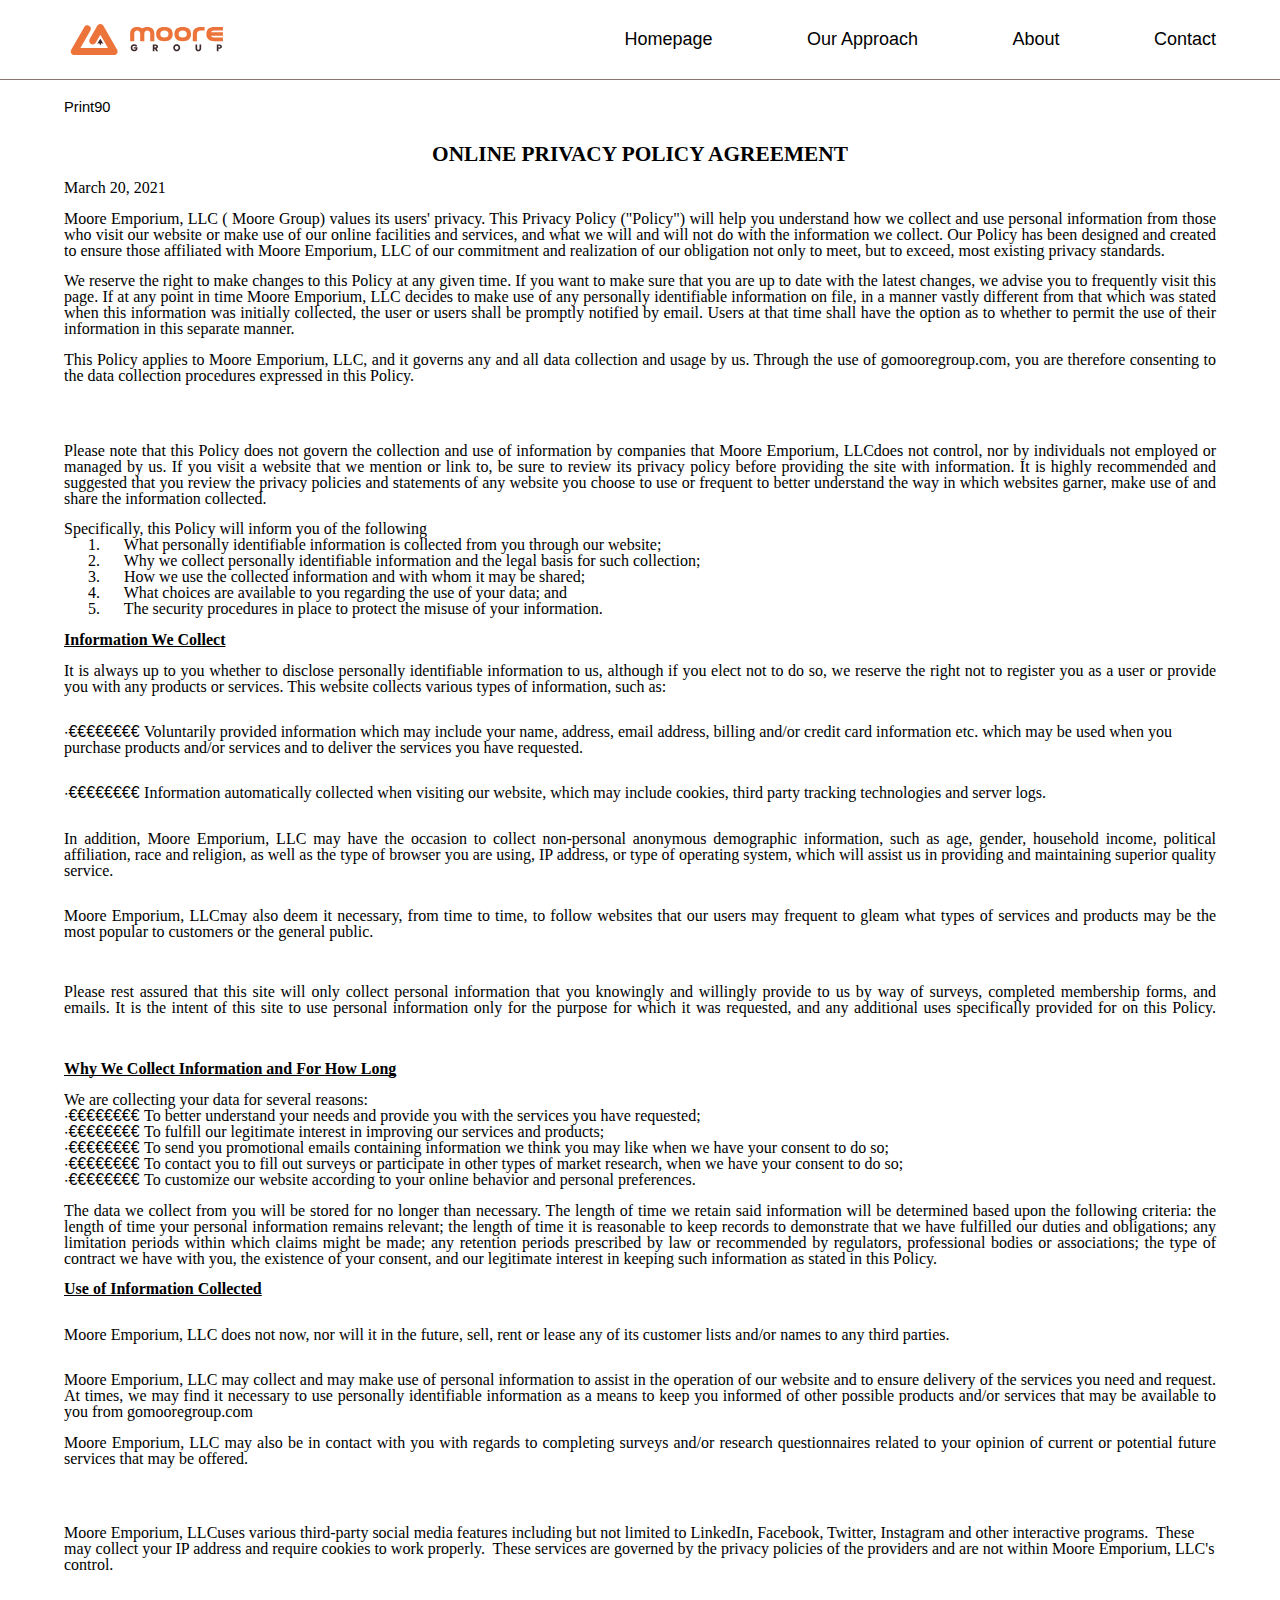
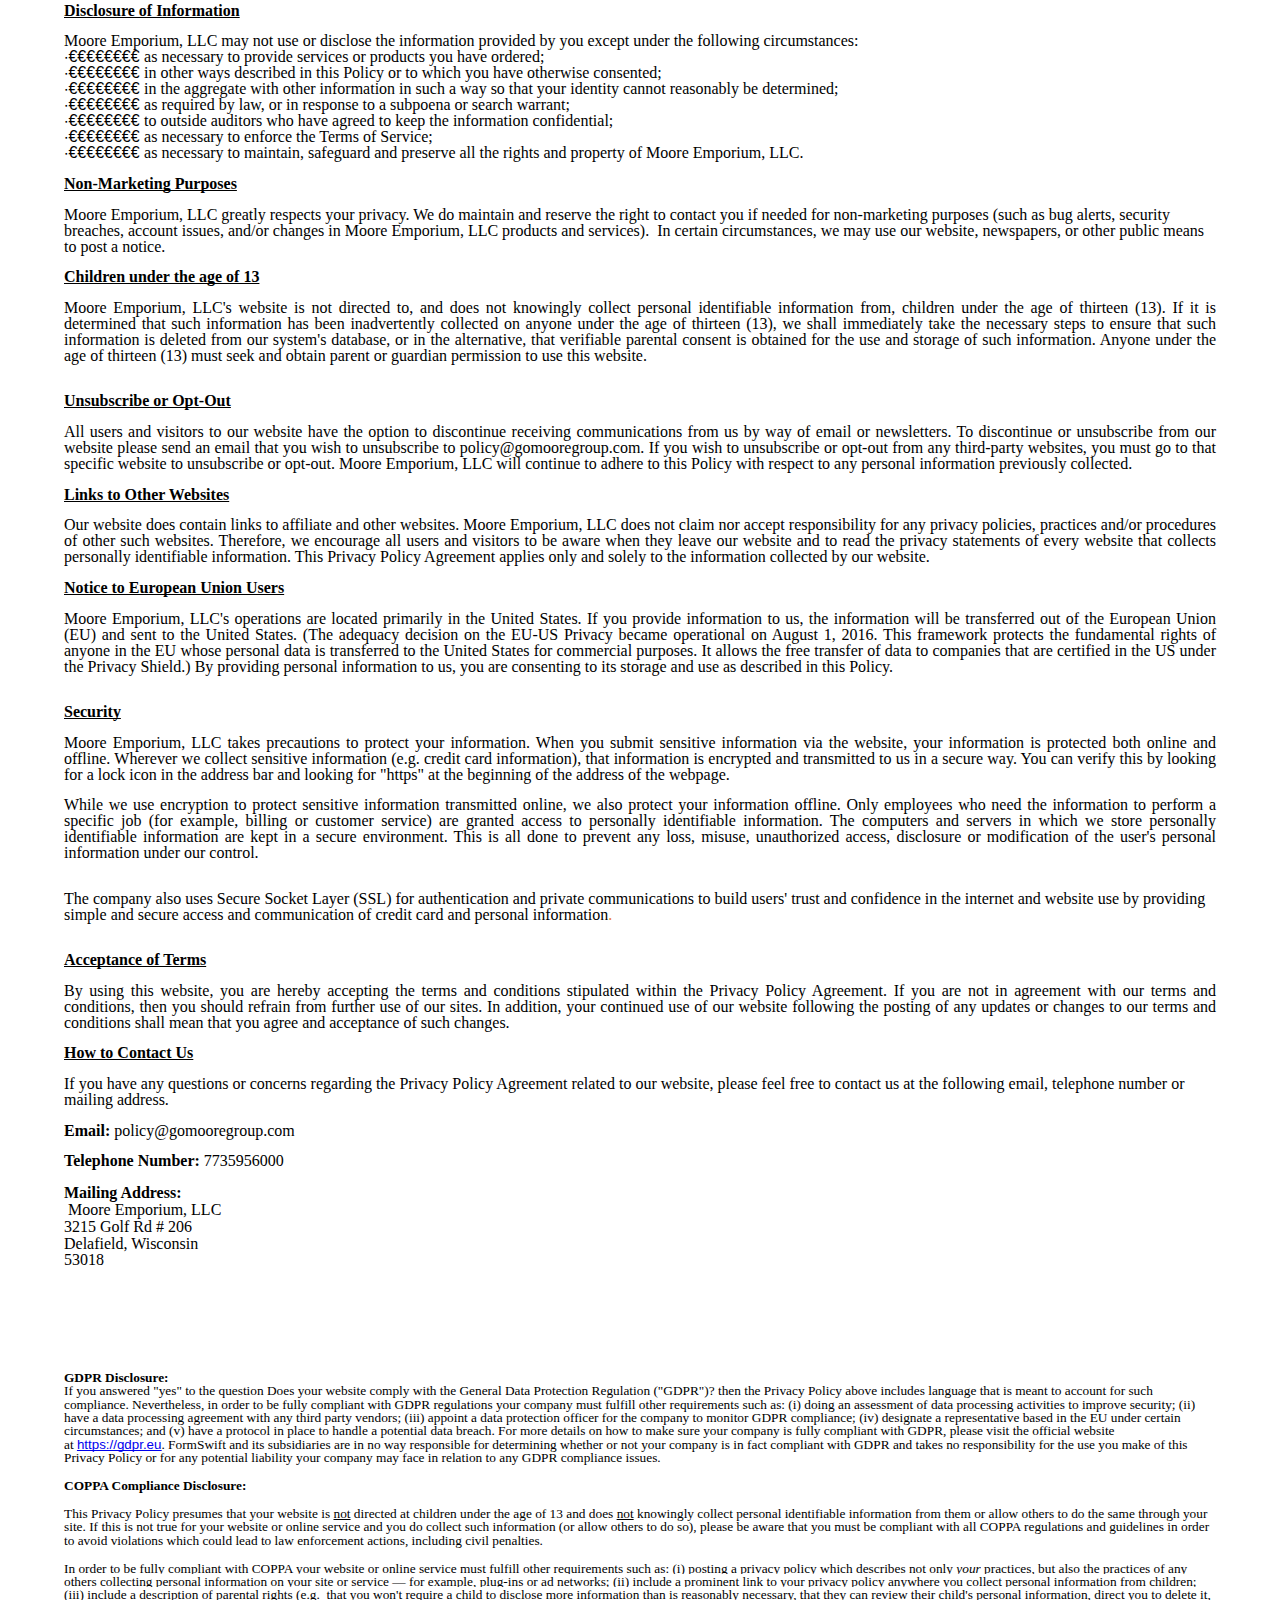
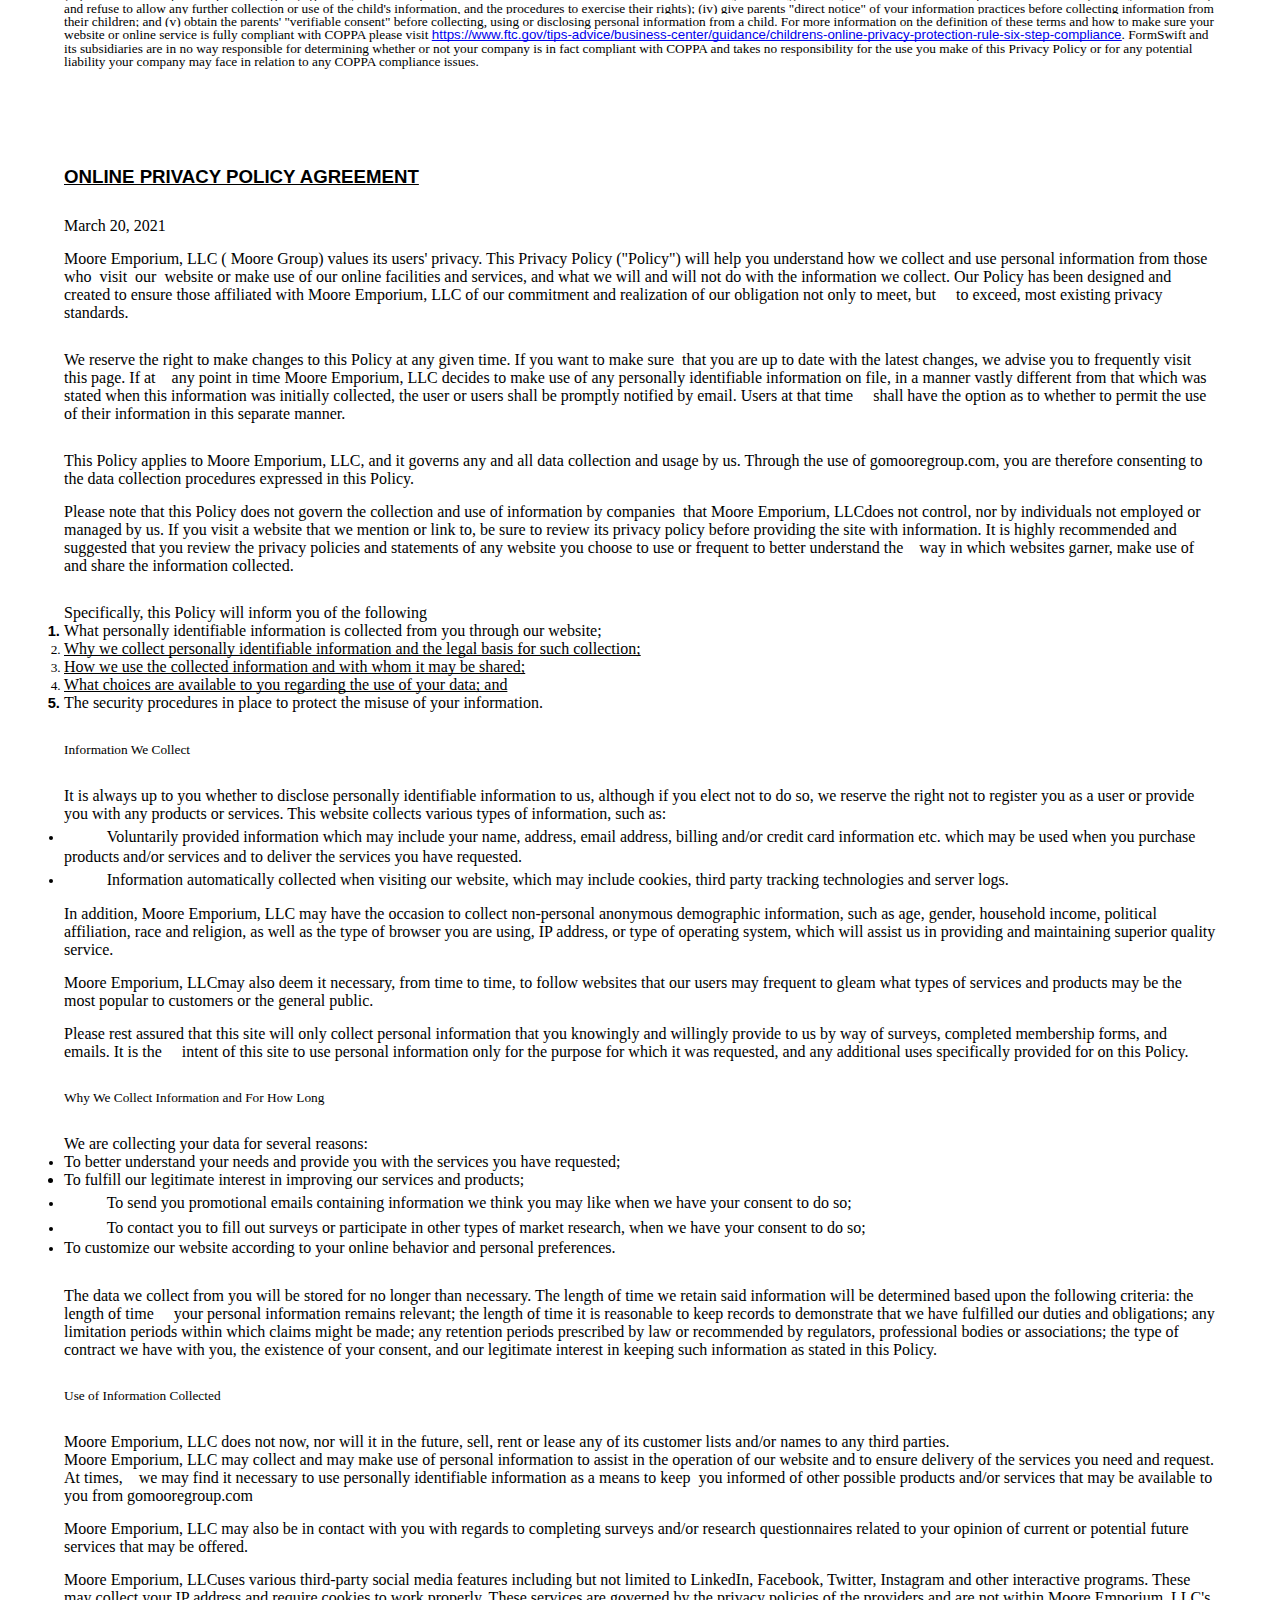
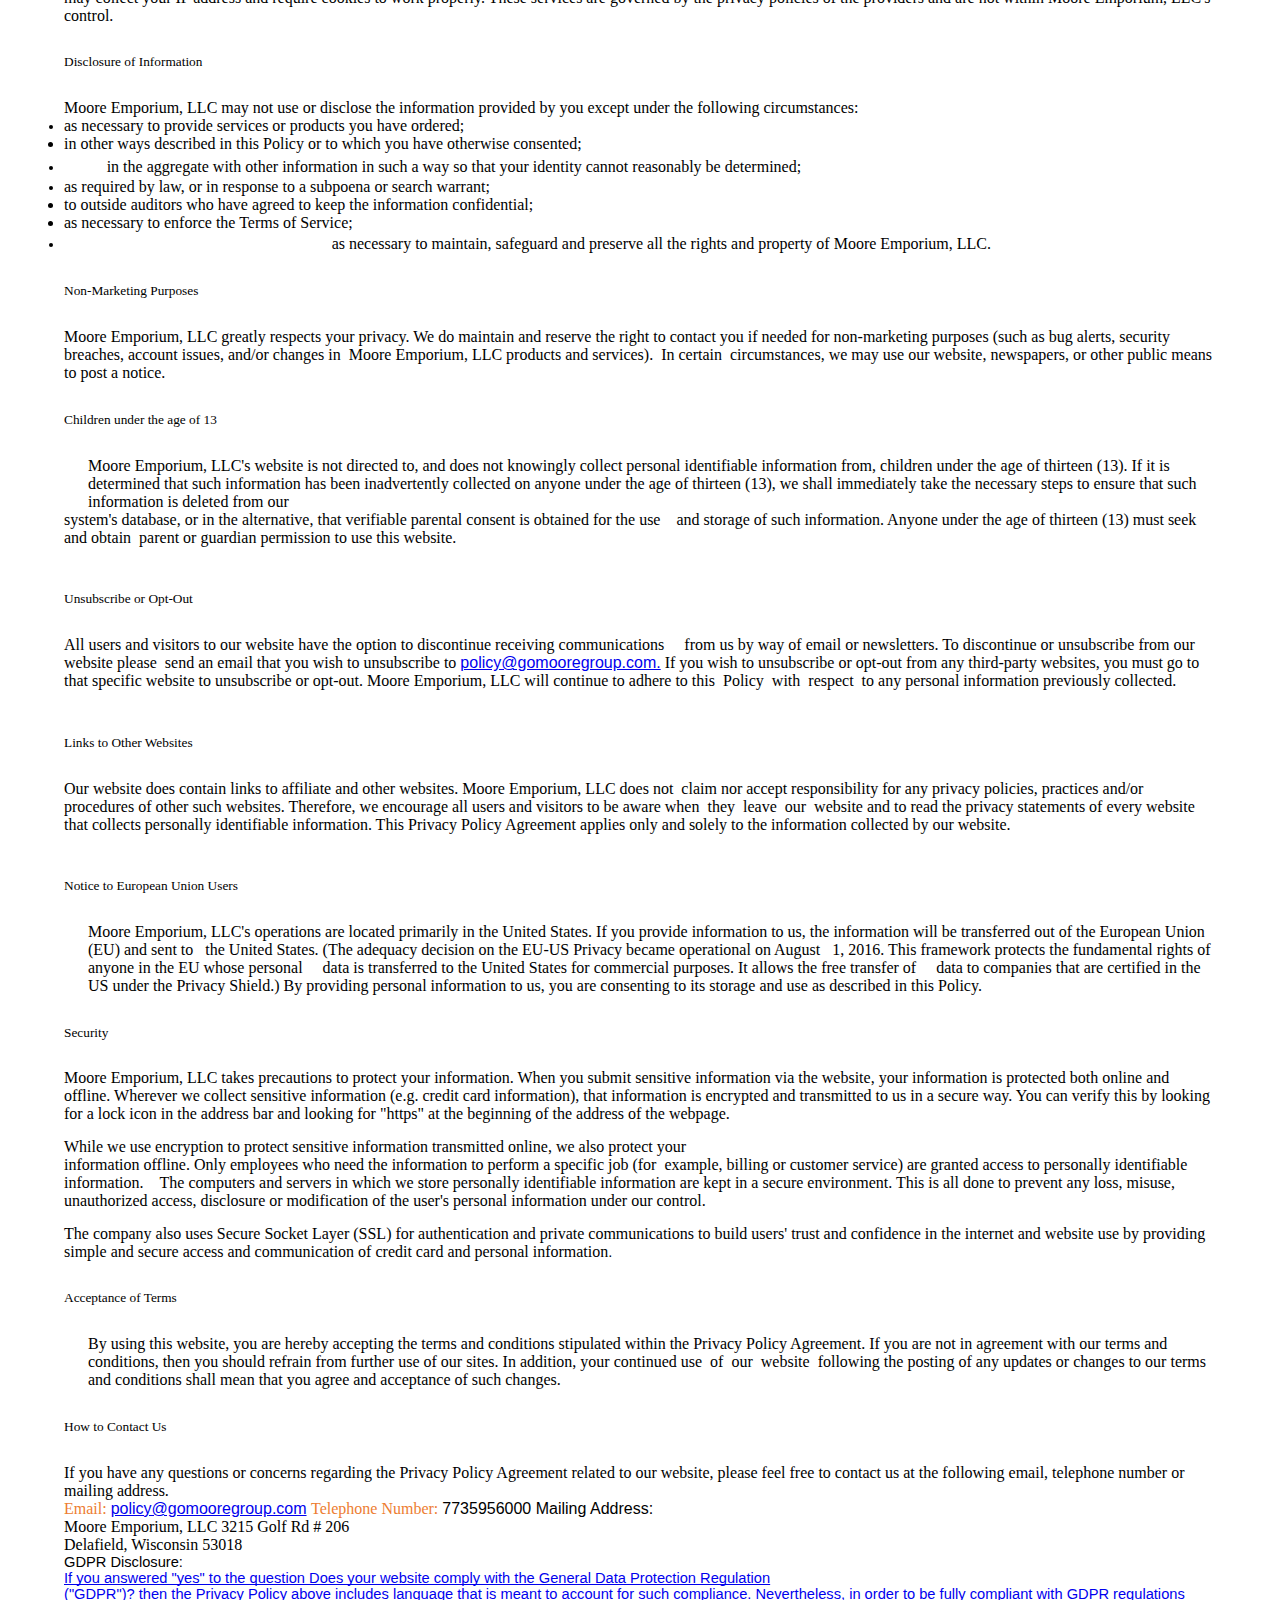
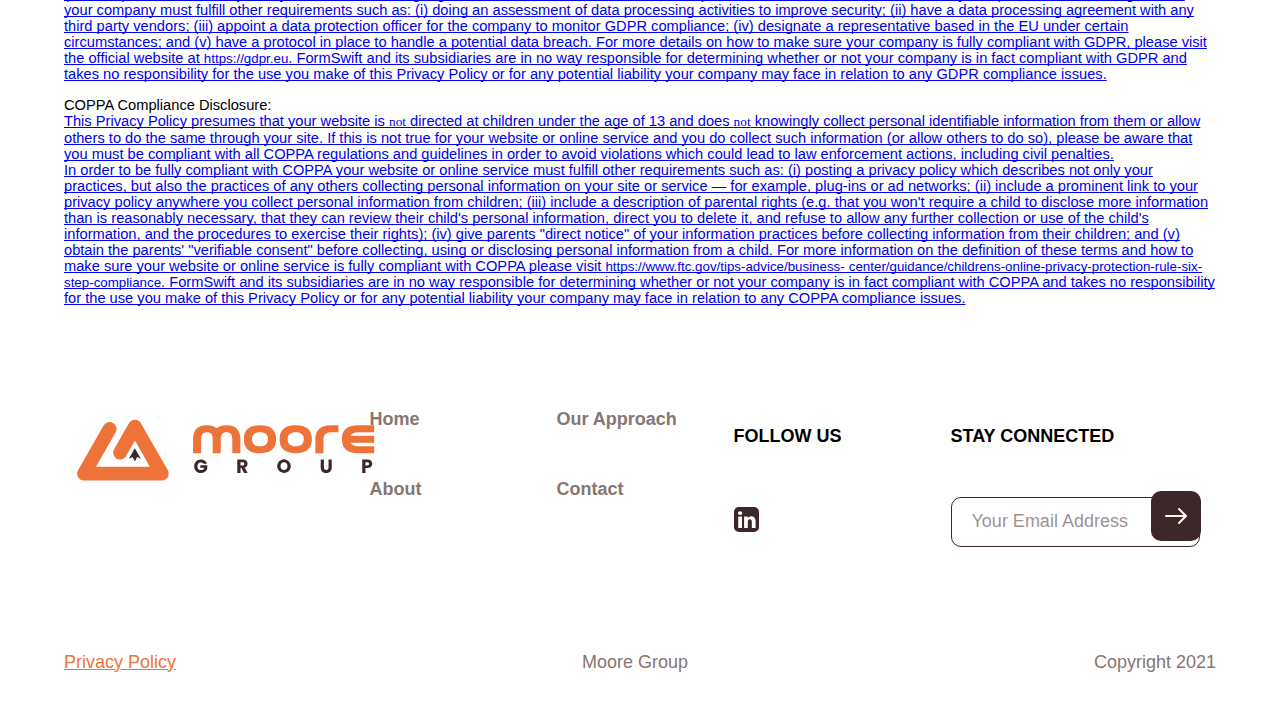
<file: privacy-policy-v2-5215784.html>
<html>
  <head>
    <meta charset="UTF-8">
    <meta name="viewport" content="width=device-width, initial-scale=1.0">
    <meta http-equiv="X-UA-Compatible" content="ie=edge">
    <title>Privacy Policy</title>
    <link rel="stylesheet" type="text/css" href="css/header.css">
    <link rel="stylesheet" type="text/css" href="css/footer.css">
    <link rel="stylesheet" type="text/css" href="css/style-b.css">
    <link rel="icon" type="image/png" sizes="32x32" href="img/favicon-32x32.png">
    <link rel="icon" type="image/png" sizes="16x16" href="img/favicon-16x16.png">
    <link rel="stylesheet" type="text/css" href="css/bootstrap-grid.css">
    <link rel="stylesheet" type="text/css" href="css/text.css">
      <link rel="preconnect" href="https://fonts.gstatic.com">
  </head>
  <body class="c9 c15">
    <header>
      <div class="top">
        <!-- partial:index.partial.html -->
        <div class="burger">
          <span></span>
        </div>
        <nav>
          <ul class="main">
            <li><a class="cl" href="index.html">Homepage</a></li>
            <li><a class="cl" href="оur_аpproach.html">Our Approach</a></li>
            <li><a class="cl" href="about.html">About</a></li>
            <li><a class="cl" href="contact.html">Contact</a></li>
          </ul>
        </nav>
        <div class="overlay"></div>

        <div class="container">
          <a href="index.html"><img src="img/logo.svg" alt="Logo"></a>
          <div class="links">
            <a href="index.html">Homepage</a>
            <a href="оur_аpproach.html">Our Approach</a>
            <a href="about.html">About</a>
            <a href="contact.html">Contact</a>
          </div>
        </div>
      </div>
    </header>
    <div class="container bg-text">
      <p class="c1"><span class="c3">Print90</span></p>
      <p class="c0"><span class="c3"></span></p>
      <p class="c1"><span class="c3">&nbsp;</span></p>
      <p class="c20"><span class="c19 c24">ONLINE PRIVACY POLICY AGREEMENT</span></p>
      <p class="c1"><span class="c3">&nbsp;</span></p>
      <p class="c1"><span class="c2">March 20, 2021</span></p>
      <p class="c1"><span class="c3">&nbsp;</span></p>
      <p class="c4"><span class="c2">Moore Emporium, LLC ( Moore Group) values its users&#39; privacy. This Privacy Policy (&quot;Policy&quot;) will help you understand how we collect and use personal information from those who visit our website or make use of our online facilities and services, and what we will and will not do with the information we collect. Our Policy has been designed and created to ensure those affiliated with Moore Emporium, LLC of our commitment and realization of our obligation not only to meet, but to exceed, most existing privacy standards.</span></p>
      <p class="c4"><span class="c3">&nbsp;</span></p>
      <p class="c4"><span class="c2">We reserve the right to make changes to this Policy at any given time. If you want to make sure that you are up to date with the latest changes, we advise you to frequently visit this page. If at any point in time Moore Emporium, LLC decides to make use of any personally identifiable information on file, in a manner vastly different from that which was stated when this information was initially collected, the user or users shall be promptly notified by email. Users at that time shall have the option as to whether to permit the use of their information in this separate manner.</span></p>
      <p class="c1"><span class="c3">&nbsp;</span></p>
      <p class="c4"><span class="c2">This Policy applies to Moore Emporium, LLC, and it governs any and all data collection and usage by us. Through the use of gomooregroup.com, you are therefore consenting to the data collection procedures expressed in this Policy.</span></p>
      <p class="c0"><span class="c2"></span></p>
      <p class="c0"><span class="c2"></span></p>
      <p class="c0"><span class="c2"></span></p>
      <p class="c1"><span class="c3">&nbsp;</span></p>
      <p class="c4"><span class="c2">Please note that this Policy does not govern the collection and use of information by companies that Moore Emporium, LLCdoes not control, nor by individuals not employed or managed by us. If you visit a website that we mention or link to, be sure to review its privacy policy before providing the site with information. It is highly recommended and suggested that you review the privacy policies and statements of any website you choose to use or frequent to better understand the way in which websites garner, make use of and share the information collected.</span></p>
      <p class="c1"><span class="c3">&nbsp;</span></p>
      <p class="c1"><span class="c2">Specifically, this Policy will inform you of the following</span></p>
      <p class="c1 c17"><span class="c2">1.&nbsp;&nbsp;&nbsp;&nbsp;&nbsp; What personally identifiable information is collected from you through our website;</span></p>
      <p class="c1 c17"><span class="c2">2.&nbsp;&nbsp;&nbsp;&nbsp;&nbsp; Why we collect personally identifiable information and the legal basis for such collection;</span></p>
      <p class="c1 c17"><span class="c2">3.&nbsp;&nbsp;&nbsp;&nbsp;&nbsp; How we use the collected information and with whom it may be shared;</span></p>
      <p class="c1 c17"><span class="c2">4.&nbsp;&nbsp;&nbsp;&nbsp;&nbsp; What choices are available to you regarding the use of your data; and</span></p>
      <p class="c1 c17"><span class="c2">5.&nbsp;&nbsp;&nbsp;&nbsp;&nbsp; The security procedures in place to protect the misuse of your information.</span></p>
      <p class="c1"><span class="c3">&nbsp;</span></p>
      <p class="c1"><span class="c11 c8">Information We Collect</span></p>
      <p class="c1"><span class="c3">&nbsp;</span></p>
      <p class="c4"><span class="c2">It is always up to you whether to disclose personally identifiable information to us, although if you elect not to do so, we reserve the right not to register you as a user or provide you with any products or services. This website collects various types of information, such as:</span></p>
      <p class="c0"><span class="c2"></span></p>
      <p class="c0"><span class="c2"></span></p>
      <p class="c1"><span class="c10">&#8729;&euro;&euro;&euro;&euro;&euro;&euro;&euro;&euro; </span><span class="c2">Voluntarily provided information which may include your name, address, email address, billing and/or credit card information etc. which may be used when you purchase products and/or services and to deliver the services you have requested.</span></p>
      <p class="c0"><span class="c2"></span></p>
      <p class="c0"><span class="c2"></span></p>
      <p class="c1"><span class="c10">&#8729;&euro;&euro;&euro;&euro;&euro;&euro;&euro;&euro; </span><span class="c2">Information automatically collected when visiting our website, which may include cookies, third party tracking technologies and server logs.</span></p>
      <p class="c0"><span class="c2"></span></p>
      <p class="c1"><span class="c3">&nbsp;</span></p>
      <p class="c4"><span class="c2">In addition, Moore Emporium, LLC may have the occasion to collect non-personal anonymous demographic information, such as age, gender, household income, political affiliation, race and religion, as well as the type of browser you are using, IP address, or type of operating system, which will assist us in providing and maintaining superior quality service.</span></p>
      <p class="c1"><span class="c3">&nbsp;</span></p>
      <p class="c0"><span class="c3"></span></p>
      <p class="c4"><span class="c2">Moore Emporium, LLCmay also deem it necessary, from time to time, to follow websites that our users may frequent to gleam what types of services and products may be the most popular to customers or the general public.</span></p>
      <p class="c1"><span class="c3">&nbsp;</span></p>
      <p class="c0"><span class="c3"></span></p>
      <p class="c0"><span class="c3"></span></p>
      <p class="c4"><span class="c2">Please rest assured that this site will only collect personal information that you knowingly and willingly provide to us by way of surveys, completed membership forms, and emails. It is the intent of this site to use personal information only for the purpose for which it was requested, and any additional uses specifically provided for on this Policy. &nbsp;&nbsp;&nbsp;&nbsp;&nbsp;&nbsp;&nbsp;&nbsp;&nbsp;&nbsp;&nbsp;</span></p>
      <p class="c1"><span class="c3">&nbsp;</span></p>
      <p class="c0"><span class="c3"></span></p>
      <p class="c1"><span class="c11 c8">Why We Collect Information and For How Long</span></p>
      <p class="c1"><span class="c3">&nbsp;</span></p>
      <p class="c1"><span class="c2">We are collecting your data for several reasons:</span></p>
      <p class="c1"><span class="c10">&#8729;&euro;&euro;&euro;&euro;&euro;&euro;&euro;&euro; </span><span class="c2">To better understand your needs and provide you with the services you have requested;</span></p>
      <p class="c1"><span class="c10">&#8729;&euro;&euro;&euro;&euro;&euro;&euro;&euro;&euro; </span><span class="c2">To fulfill our legitimate interest in improving our services and products;</span></p>
      <p class="c1"><span class="c10">&#8729;&euro;&euro;&euro;&euro;&euro;&euro;&euro;&euro; </span><span class="c2">To send you promotional emails containing information we think you may like when we have your consent to do so;</span></p>
      <p class="c1"><span class="c10">&#8729;&euro;&euro;&euro;&euro;&euro;&euro;&euro;&euro; </span><span class="c2">To contact you to fill out surveys or participate in other types of market research, when we have your consent to do so;</span></p>
      <p class="c1"><span class="c10">&#8729;&euro;&euro;&euro;&euro;&euro;&euro;&euro;&euro; </span><span class="c2">To customize our website according to your online behavior and personal preferences.</span></p>
      <p class="c1"><span class="c3">&nbsp;</span></p>
      <p class="c4"><span class="c2">The data we collect from you will be stored for no longer than necessary. The length of time we retain said information will be determined based upon the following criteria: the length of time your personal information remains relevant; the length of time it is reasonable to keep records to demonstrate that we have fulfilled our duties and obligations; any limitation periods within which claims might be made; any retention periods prescribed by law or recommended by regulators, professional bodies or associations; the type of contract we have with you, the existence of your consent, and our legitimate interest in keeping such information as stated in this Policy.</span></p>
      <p class="c1"><span class="c3">&nbsp;</span></p>
      <p class="c1"><span class="c11 c8">Use of Information Collected</span></p>
      <p class="c1"><span class="c3">&nbsp;</span></p>
      <p class="c0"><span class="c3"></span></p>
      <p class="c4"><span class="c2">Moore Emporium, LLC does not now, nor will it in the future, sell, rent or lease any of its customer lists and/or names to any third parties.</span></p>
      <p class="c1"><span class="c3">&nbsp;</span></p>
      <p class="c0"><span class="c3"></span></p>
      <p class="c4"><span class="c2">Moore Emporium, LLC may collect and may make use of personal information to assist in the operation of our website and to ensure delivery of the services you need and request. At times, we may find it necessary to use personally identifiable information as a means to keep you informed of other possible products and/or services that may be available to you from gomooregroup.com</span></p>
      <p class="c1"><span class="c3">&nbsp;</span></p>
      <p class="c4"><span class="c2">Moore Emporium, LLC may also be in contact with you with regards to completing surveys and/or research questionnaires related to your opinion of current or potential future services that may be offered.</span></p>
      <p class="c1"><span class="c3">&nbsp;</span></p>
      <p class="c0"><span class="c3"></span></p>
      <p class="c0"><span class="c3"></span></p>
      <a id="id.gjdgxs"></a>
      <p class="c0"><span class="c3"></span></p>
      <p class="c1"><span class="c2">Moore Emporium, LLCuses various third-party social media features including but not limited to LinkedIn, Facebook, Twitter, Instagram and other interactive programs.&nbsp; These may collect your IP address and require cookies to work properly.&nbsp; These services are governed by the privacy policies of the providers and are not within Moore Emporium, LLC&#39;s control.</span></p>
      <p class="c1"><span class="c3">&nbsp;</span></p>
      <p class="c0"><span class="c3"></span></p>
      <p class="c1"><span class="c11 c8">Disclosure of Information</span></p>
      <p class="c1"><span class="c3">&nbsp;</span></p>
      <p class="c4"><span class="c2">Moore Emporium, LLC may not use or disclose the information provided by you except under the following circumstances:</span></p>
      <p class="c1"><span class="c10">&#8729;&euro;&euro;&euro;&euro;&euro;&euro;&euro;&euro; </span><span class="c2">as necessary to provide services or products you have ordered;</span></p>
      <p class="c1"><span class="c10">&#8729;&euro;&euro;&euro;&euro;&euro;&euro;&euro;&euro; </span><span class="c2">in other ways described in this Policy or to which you have otherwise consented;</span></p>
      <p class="c1"><span class="c10">&#8729;&euro;&euro;&euro;&euro;&euro;&euro;&euro;&euro; </span><span class="c2">in the aggregate with other information in such a way so that your identity cannot reasonably be determined;</span></p>
      <p class="c1"><span class="c10">&#8729;&euro;&euro;&euro;&euro;&euro;&euro;&euro;&euro; </span><span class="c2">as required by law, or in response to a subpoena or search warrant;</span></p>
      <p class="c1"><span class="c10">&#8729;&euro;&euro;&euro;&euro;&euro;&euro;&euro;&euro; </span><span class="c2">to outside auditors who have agreed to keep the information confidential;</span></p>
      <p class="c1"><span class="c10">&#8729;&euro;&euro;&euro;&euro;&euro;&euro;&euro;&euro; </span><span class="c2">as necessary to enforce the Terms of Service;</span></p>
      <p class="c1"><span class="c10">&#8729;&euro;&euro;&euro;&euro;&euro;&euro;&euro;&euro; </span><span class="c2">as necessary to maintain, safeguard and preserve all the rights and property of Moore Emporium, LLC.</span></p>
      <p class="c1"><span class="c3">&nbsp;</span></p>
      <p class="c1"><span class="c11 c8">Non-Marketing Purposes</span></p>
      <p class="c1"><span class="c3">&nbsp;</span></p>
      <p class="c1"><span class="c2">Moore Emporium, LLC greatly respects your privacy. We do maintain and reserve the right to contact you if needed for non-marketing purposes (such as bug alerts, security breaches, account issues, and/or changes in Moore Emporium, LLC products and services).&nbsp; In certain circumstances, we may use our website, newspapers, or other public means to post a notice.</span></p>
      <p class="c1"><span class="c3">&nbsp;</span></p>
      <p class="c1"><span class="c11 c8">Children under the age of 13</span></p>
      <p class="c1"><span class="c3">&nbsp;</span></p>
      <p class="c4"><span class="c2">Moore Emporium, LLC&#39;s website is not directed to, and does not knowingly collect personal identifiable information from, children under the age of thirteen (13). If it is determined that such information has been inadvertently collected on anyone under the age of thirteen (13), we shall immediately take the necessary steps to ensure that such information is deleted from our system&#39;s database, or in the alternative, that verifiable parental consent is obtained for the use and storage of such information. Anyone under the age of thirteen (13) must seek and obtain parent or guardian permission to use this website.</span></p>
      <p class="c4"><span class="c3">&nbsp;</span></p>
      <p class="c1"><span class="c3">&nbsp;</span></p>
      <p class="c1"><span class="c11 c8">Unsubscribe or Opt-Out</span></p>
      <p class="c1"><span class="c3">&nbsp;</span></p>
      <p class="c4"><span class="c2">All users and visitors to our website have the option to discontinue receiving communications from us by way of email or newsletters. To discontinue or unsubscribe from our website please send an email that you wish to unsubscribe to policy@gomooregroup.com. If you wish to unsubscribe or opt-out from any third-party websites, you must go to that specific website to unsubscribe or opt-out. Moore Emporium, LLC will continue to adhere to this Policy with respect to any personal information previously collected.</span></p>
      <p class="c1"><span class="c3">&nbsp;</span></p>
      <p class="c1"><span class="c8 c11">Links to Other Websites</span></p>
      <p class="c1"><span class="c3">&nbsp;</span></p>
      <p class="c4"><span class="c2">Our website does contain links to affiliate and other websites. Moore Emporium, LLC does not claim nor accept responsibility for any privacy policies, practices and/or procedures of other such websites. Therefore, we encourage all users and visitors to be aware when they leave our website and to read the privacy statements of every website that collects personally identifiable information. This Privacy Policy Agreement applies only and solely to the information collected by our website.</span></p>
      <p class="c1"><span class="c3">&nbsp;</span></p>
      <p class="c1"><span class="c11 c8">Notice to European Union Users</span></p>
      <p class="c1"><span class="c3">&nbsp;</span></p>
      <p class="c4"><span class="c2">Moore Emporium, LLC&#39;s operations are located primarily in the United States. If you provide information to us, the information will be transferred out of the European Union (EU) and sent to the United States. (The adequacy decision on the EU-US Privacy became operational on August 1, 2016. This framework protects the fundamental rights of anyone in the EU whose personal data is transferred to the United States for commercial purposes. It allows the free transfer of data to companies that are certified in the US under the Privacy Shield.) By providing personal information to us, you are consenting to its storage and use as described in this Policy.</span></p>
      <p class="c1"><span class="c3">&nbsp;</span></p>
      <p class="c0"><span class="c3"></span></p>
      <a id="id.30j0zll"></a>
      <p class="c1"><span class="c11 c8">Security</span></p>
      <p class="c1"><span class="c3">&nbsp;</span></p>
      <p class="c4"><span class="c2">Moore Emporium, LLC takes precautions to protect your information. When you submit sensitive information via the website, your information is protected both online and offline. Wherever we collect sensitive information (e.g. credit card information), that information is encrypted and transmitted to us in a secure way. You can verify this by looking for a lock icon in the address bar and looking for &quot;https&quot; at the beginning of the address of the webpage.</span></p>
      <p class="c1"><span class="c3">&nbsp;</span></p>
      <p class="c4"><span class="c2">While we use encryption to protect sensitive information transmitted online, we also protect your information offline. Only employees who need the information to perform a specific job (for example, billing or customer service) are granted access to personally identifiable information. The computers and servers in which we store personally identifiable information are kept in a secure environment. This is all done to prevent any loss, misuse, unauthorized access, disclosure or modification of the user&#39;s personal information under our control.</span></p>
      <p class="c1"><span class="c3">&nbsp;</span></p>
      <p class="c0"><span class="c3"></span></p>
      <p class="c1"><span class="c16">The company also uses Secure Socket Layer (SSL) for authentication and private communications to build users&#39; trust and confidence in the internet and website use by providing simple and secure access and communication of credit card and personal information</span><span class="c12">.</span></p>
      <p class="c1"><span class="c3">&nbsp;</span></p>
      <p class="c0"><span class="c3"></span></p>
      <p class="c1"><span class="c11 c8">Acceptance of Terms</span></p>
      <p class="c1"><span class="c3">&nbsp;</span></p>
      <p class="c4"><span class="c2">By using this website, you are hereby accepting the terms and conditions stipulated within the Privacy Policy Agreement. If you are not in agreement with our terms and conditions, then you should refrain from further use of our sites. In addition, your continued use of our website following the posting of any updates or changes to our terms and conditions shall mean that you agree and acceptance of such changes.</span></p>
      <p class="c1"><span class="c3">&nbsp;</span></p>
      <p class="c1"><span class="c11 c8">How to Contact Us</span></p>
      <p class="c1"><span class="c3">&nbsp;</span></p>
      <p class="c1"><span class="c2">If you have any questions or concerns regarding the Privacy Policy Agreement related to our website, please feel free to contact us at the following email, telephone number or mailing address.</span></p>
      <p class="c1"><span class="c3">&nbsp;</span></p>
      <p class="c1"><span class="c8">Email:</span><span class="c2">&nbsp;policy@gomooregroup.com</span></p>
      <p class="c0"><span class="c2"></span></p>
      <p class="c1"><span class="c8">Telephone Number:</span><span class="c2">&nbsp;7735956000</span></p>
      <p class="c0"><span class="c2"></span></p>
      <p class="c5"><span class="c19 c8">Mailing Address:</span></p>
      <p class="c5"><span class="c2">&nbsp;Moore Emporium, LLC</span></p>
      <p class="c5"><span class="c2">3215 Golf Rd # 206</span></p>
      <p class="c5"><span class="c2">Delafield, Wisconsin</span></p>
      <p class="c1"><span class="c2">53018</span></p>
      <p class="c1"><span class="c3">&nbsp;</span></p>
      <p class="c0"><span class="c3"></span></p>
      <p class="c0"><span class="c3"></span></p>
      <p class="c0"><span class="c3"></span></p>
      <p class="c0"><span class="c3"></span></p>
      <p class="c0"><span class="c3"></span></p>
      <p class="c0"><span class="c3"></span></p>
      <p class="c1"><span class="c14">GDPR Disclosure:</span></p>
      <p class="c1"><span class="c13">If you answered &quot;yes&quot; to the question Does your website comply with the General Data Protection Regulation (&quot;GDPR&quot;)? then the Privacy Policy above includes language that is meant to account for such compliance. Nevertheless, in order to be fully compliant with GDPR regulations your company must fulfill other requirements such as: (i) doing an assessment of data processing activities to improve security; (ii) have a data processing agreement with any third party vendors; (iii) appoint a data protection officer for the company to monitor GDPR compliance; (iv) designate a representative based in the EU under certain circumstances; and (v) have a protocol in place to handle a potential data breach. For more details on how to make sure your company is fully compliant with GDPR, please visit the official website at&nbsp;</span><span class="c13 c18"><a class="c21" href="https://www.google.com/url?q=https://gdpr.eu/&amp;sa=D&amp;source=editors&amp;ust=1616327916812000&amp;usg=AOvVaw1UP9QYeJzozGha0h0DH14M">https://gdpr.eu</a></span><span class="c13 c19">. FormSwift and its subsidiaries are in no way responsible for determining whether or not your company is in fact compliant with GDPR and takes no responsibility for the use you make of this Privacy Policy or for any potential liability your company may face in relation to any GDPR compliance issues.</span></p>
      <p class="c1"><span class="c3">&nbsp;</span></p>
      <p class="c1"><span class="c14 c9">COPPA Compliance Disclosure:</span></p>
      <p class="c1"><span class="c3 c9">&nbsp;</span></p>
      <p class="c1"><span class="c13 c9">This Privacy Policy presumes that your website is </span><span class="c6">not</span><span class="c13 c9">&nbsp;directed at children under the age of 13 and does </span><span class="c6">not</span><span class="c7">&nbsp;knowingly collect personal identifiable information from them or allow others to do the same through your site. If this is not true for your website or online service and you do collect such information (or allow others to do so), please be aware that you must be compliant with all COPPA regulations and guidelines in order to avoid violations which could lead to law enforcement actions, including civil penalties.</span></p>
      <p class="c1"><span class="c3 c9">&nbsp;</span></p>
      <p class="c1"><span class="c9 c13">In order to be fully compliant with COPPA your website or online service must fulfill other requirements such as: (i) posting a privacy policy which describes not only </span><span class="c13 c9 c23">your</span><span class="c13 c9">&nbsp;practices, but also the practices of any others collecting personal information on your site or service &mdash; for example, plug-ins or ad networks; (ii) include a prominent link to your privacy policy anywhere you collect personal information from children; (iii) include a description of parental rights (e.g.&nbsp; that you won&#39;t require a child to disclose more information than is reasonably necessary, that they can review their child&#39;s personal information, direct you to delete it, and refuse to allow any further collection or use of the child&#39;s information, and the procedures to exercise their rights); (iv) give parents &quot;direct notice&quot; of your information practices before collecting information from their children; and (v) obtain the parents&#39; &quot;verifiable consent&quot; before collecting, using or disclosing personal information from a child. For more information on the definition of these terms and how to make sure your website or online service is fully compliant with COPPA please visit </span><span class="c6 c22"><a class="c21" href="https://www.google.com/url?q=https://www.ftc.gov/tips-advice/business-center/guidance/childrens-online-privacy-protection-rule-six-step-compliance&amp;sa=D&amp;source=editors&amp;ust=1616327916812000&amp;usg=AOvVaw1i6wEgbOq6G0fHkHIzdp9t">https://www.ftc.gov/tips-advice/business-center/guidance/childrens-online-privacy-protection-rule-six-step-compliance</a></span><span class="c7">. FormSwift and its subsidiaries are in no way responsible for determining whether or not your company is in fact compliant with COPPA and takes no responsibility for the use you make of this Privacy Policy or for any potential liability your company may face in relation to any COPPA compliance issues.</span></p>
      <p class="c1"><span class="c3">&nbsp;</span></p>
      <p class="c1"><span class="c3">&nbsp;</span></p>
    </div><br><br><br>

    <div class="container">
      <h3 class="c11"><span class="c43 c50">ONLINE PRIVACY POLICY AGREEMENT</span></h3>
      <p class="c0"><span class="c9"></span></p>
      <p class="c15"><span class="c50 c67"></span></p>
      <p class="c34"><span class="c2">March 20, 2021</span></p>
      <p class="c0"><span class="c1"></span></p>
      <p class="c15"><span class="c5"></span></p>
      <p class="c59"><span class="c2">Moore Emporium, LLC ( Moore Group) values its users&#39; privacy. This Privacy Policy (&quot;Policy&quot;) will help you understand how we collect and use personal information from those who &nbsp;visit &nbsp;our &nbsp;website or make use of our online facilities and services, and what we will and will not do with the information we collect. Our Policy has been designed and created to ensure those affiliated with Moore Emporium, LLC of our commitment and realization of our obligation not only to meet, but &nbsp; &nbsp; to exceed, most existing privacy standards.</span></p>
      <p class="c0"><span class="c1"></span></p>
      <p class="c0"><span class="c5"></span></p>
      <p class="c3"><span class="c2">We reserve the right to make changes to this Policy at any given time. If you want to make sure &nbsp;that you are up to date with the latest changes, we advise you to frequently visit this page. If at &nbsp; &nbsp;any point in time Moore Emporium, LLC decides to make use of any personally identifiable information on file, in a manner vastly different from that which was stated when this information was initially collected, the user or users shall be promptly notified by email. Users at that time &nbsp; &nbsp; shall have the option as to whether to permit the use of their information in this separate manner.</span></p>
      <p class="c0"><span class="c1"></span></p>
      <p class="c0"><span class="c5"></span></p>
      <p class="c3"><span class="c2">This Policy applies to Moore Emporium, LLC, and it governs any and all data collection and usage by us. Through the use of gomooregroup.com, you are therefore consenting to the data collection procedures expressed in this Policy.</span></p>
      <p class="c0"><span class="c1"></span></p>
      <p class="c15"><span class="c5"></span></p>
      <p class="c3"><span class="c2">Please note that this Policy does not govern the collection and use of information by companies &nbsp;that Moore Emporium, LLCdoes not control, nor by individuals not employed or managed by us. If you visit a website that we mention or link to, be sure to review its privacy policy before providing the site with information. It is highly recommended and suggested that you review the privacy policies and statements of any website you choose to use or frequent to better understand the &nbsp; &nbsp;way in which websites garner, make use of and share the information collected.</span></p>
      <p class="c0"><span class="c1"></span></p>
      <p class="c0"><span class="c22 c24"></span></p>
      <p class="c28"><span class="c2">Specifically, this Policy will inform you of the following</span></p>
      <ol class="c14 lst-kix_list_1-0 start" start="1">
        <li class="c42 li-bullet-0"><span class="c2">What personally identifiable information is collected from you through our website;</span></li>
        <li class="c6 li-bullet-0"><span class="c2">Why we collect personally identifiable information and the legal basis for such collection;</span></li>
        <li class="c6 li-bullet-0"><span class="c2">How we use the collected information and with whom it may be shared;</span></li>
        <li class="c6 li-bullet-0"><span class="c2">What choices are available to you regarding the use of your data; and</span></li>
        <li class="c19 li-bullet-0"><span class="c2">The security procedures in place to protect the misuse of your information.</span></li>
      </ol>
      <p class="c0"><span class="c1"></span></p>
      <p class="c15"><span class="c22 c24"></span></p>
      <h1 class="c46"><span class="c7">Information We Collect</span></h1>
      <p class="c0"><span class="c9"></span></p>
      <p class="c30"><span class="c31"></span></p>
      <p class="c13"><span class="c2">It is always up to you whether to disclose personally identifiable information to us, although if you elect not to do so, we reserve the right not to register you as a user or provide you with any products or services. This website collects various types of information, such as:</span></p>
      <ul class="c14 lst-kix_list_1-1 start">
        <li class="c62 li-bullet-1"><span class="c22 c24">&nbsp;&nbsp;&nbsp;&nbsp;&nbsp;&nbsp;&nbsp;&nbsp;</span><span class="c2">Voluntarily provided information which may include your name, address, email address, billing and/or credit card information etc. which may be used when you purchase products and/or services and to deliver the services you have requested.</span></li>
        <li class="c45 li-bullet-2"><span class="c22 c24">&nbsp;&nbsp;&nbsp;&nbsp;&nbsp;&nbsp;&nbsp;&nbsp;</span><span class="c2">Information automatically collected when visiting our website, which may include cookies, third party tracking technologies and server logs.</span></li>
      </ul>
      <p class="c0"><span class="c1"></span></p>
      <p class="c68"><span class="c5"></span></p>
      <p class="c3"><span class="c2">In addition, Moore Emporium, LLC may have the occasion to collect non-personal anonymous demographic information, such as age, gender, household income, political affiliation, race and religion, as well as the type of browser you are using, IP address, or type of operating system, which will assist us in providing and maintaining superior quality service.</span></p>
      <p class="c0"><span class="c1"></span></p>
      <p class="c15"><span class="c5"></span></p>
      <p class="c44"><span class="c2">Moore Emporium, LLCmay also deem it necessary, from time to time, to follow websites that our users may frequent to gleam what types of services and products may be the most popular to customers or the general public.</span></p>
      <p class="c0"><span class="c1"></span></p>
      <p class="c15"><span class="c5"></span></p>
      <p class="c63"><span class="c2">Please rest assured that this site will only collect personal information that you knowingly and willingly provide to us by way of surveys, completed membership forms, and emails. It is the &nbsp; &nbsp; intent of this site to use personal information only for the purpose for which it was requested, and any additional uses specifically provided for on this Policy.</span></p>
      <p class="c0"><span class="c1"></span></p>
      <p class="c15"><span class="c22 c24"></span></p>
      <h1 class="c38"><span class="c7">Why We Collect Information and For How Long</span></h1>
      <p class="c0"><span class="c9"></span></p>
      <p class="c10"><span class="c31"></span></p>
      <p class="c60"><span class="c2">We are collecting your data for several reasons:</span></p>
      <ul class="c14 lst-kix_list_1-1">
        <li class="c36 li-bullet-3"><span class="c2">To better understand your needs and provide you with the services you have requested;</span></li>
        <li class="c8 li-bullet-4"><span class="c2">To fulfill our legitimate interest in improving our services and products;</span></li>
        <li class="c65 li-bullet-1"><span class="c22 c24">&nbsp;&nbsp;&nbsp;&nbsp;&nbsp;&nbsp;&nbsp;&nbsp;</span><span class="c2">To send you promotional emails containing information we think you may like when we have your consent to do so;</span></li>
        <li class="c29 li-bullet-1"><span class="c22 c24">&nbsp;&nbsp;&nbsp;&nbsp;&nbsp;&nbsp;&nbsp;&nbsp;</span><span class="c2">To contact you to fill out surveys or participate in other types of market research, when we have your consent to do so;</span></li>
        <li class="c69 li-bullet-5"><span class="c2">To customize our website according to your online behavior and personal preferences.</span></li>
      </ul>
      <p class="c0"><span class="c1"></span></p>
      <p class="c0"><span class="c5"></span></p>
      <p class="c3"><span class="c2">The data we collect from you will be stored for no longer than necessary. The length of time we retain said information will be determined based upon the following criteria: the length of time &nbsp; &nbsp; your personal information remains relevant; the length of time it is reasonable to keep records to demonstrate that we have fulfilled our duties and obligations; any limitation periods within which claims might be made; any retention periods prescribed by law or recommended by regulators, professional bodies or associations; the type of contract we have with you, the existence of your consent, and our legitimate interest in keeping such information as stated in this Policy.</span></p>
      <p class="c0"><span class="c1"></span></p>
      <p class="c32"><span class="c22 c37"></span></p>
      <h1 class="c38"><span class="c7">Use of Information Collected</span></h1>
      <p class="c0"><span class="c9"></span></p>
      <p class="c10"><span class="c31"></span></p>
      <p class="c47"><span class="c2">Moore Emporium, LLC does not now, nor will it in the future, sell, rent or lease any of its customer lists and/or names to any third parties.</span></p>
      <p class="c26"><span class="c2">Moore Emporium, LLC may collect and may make use of personal information to assist in the operation of our website and to ensure delivery of the services you need and request. At times, &nbsp; &nbsp;we may find it necessary to use personally identifiable information as a means to keep &nbsp;you informed of other possible products and/or services that may be available to you from gomooregroup.com</span></p>
      <p class="c0"><span class="c1"></span></p>
      <p class="c15"><span class="c5"></span></p>
      <p class="c59"><span class="c2">Moore Emporium, LLC may also be in contact with you with regards to completing surveys and/or research questionnaires related to your opinion of current or potential future services that may be offered.</span></p>
      <p class="c0"><span class="c1"></span></p>
      <p class="c15"><span class="c5"></span></p>
      <p class="c25"><span class="c2">Moore Emporium, LLCuses various third-party social media features including but not limited to LinkedIn, Facebook, Twitter, Instagram and other interactive programs. These may collect your IP address and require cookies to work properly. These services are governed by the privacy policies of the providers and are not within Moore Emporium, LLC&#39;s control.</span></p>
      <p class="c0"><span class="c1"></span></p>
      <p class="c15"><span class="c22 c24"></span></p>
      <h1 class="c28"><span class="c7">Disclosure of Information</span></h1>
      <p class="c0"><span class="c9"></span></p>
      <p class="c10"><span class="c31"></span></p>
      <p class="c47"><span class="c2">Moore Emporium, LLC may not use or disclose the information provided by you except under the following circumstances:</span></p>
      <ul class="c14 lst-kix_list_1-1">
        <li class="c36 li-bullet-5"><span class="c2">as necessary to provide services or products you have ordered;</span></li>
        <li class="c8 li-bullet-5"><span class="c2">in other ways described in this Policy or to which you have otherwise consented;</span></li>
        <li class="c52 li-bullet-1"><span class="c22 c24">&nbsp;&nbsp;&nbsp;&nbsp;&nbsp;&nbsp;&nbsp;&nbsp;</span><span class="c2">in the aggregate with other information in such a way so that your identity cannot reasonably be determined;</span></li>
        <li class="c64 li-bullet-4"><span class="c2">as required by law, or in response to a subpoena or search warrant;</span></li>
        <li class="c8 li-bullet-5"><span class="c2">to outside auditors who have agreed to keep the information confidential;</span></li>
        <li class="c8 li-bullet-5"><span class="c2">as necessary to enforce the Terms of Service;</span></li>
        <li class="c20 li-bullet-1"><span class="c22 c24">&nbsp;&nbsp;&nbsp;&nbsp;&nbsp;&nbsp;&nbsp;&nbsp;</span><span class="c2">as necessary to maintain, safeguard and preserve all the rights and property of Moore Emporium, LLC.</span></li>
      </ul>
      <p class="c0"><span class="c1"></span></p>
      <p class="c68"><span class="c22 c24"></span></p>
      <h1 class="c28"><span class="c7">Non-Marketing Purposes</span></h1>
      <p class="c0"><span class="c9"></span></p>
      <p class="c10"><span class="c31"></span></p>
      <p class="c40"><span class="c2">Moore Emporium, LLC greatly respects your privacy. We do maintain and reserve the right to contact you if needed for non-marketing purposes (such as bug alerts, security breaches, account issues, and/or changes in &nbsp;Moore Emporium, LLC products and services). &nbsp;In certain &nbsp;circumstances, we may use our website, newspapers, or other public means to post a notice.</span></p>
      <p class="c0"><span class="c1"></span></p>
      <p class="c15"><span class="c22 c24"></span></p>
      <h1 class="c28"><span class="c7">Children under the age of 13</span></h1>
      <p class="c0"><span class="c9"></span></p>
      <p class="c10"><span class="c31"></span></p>
      <p class="c17"><span class="c2">Moore Emporium, LLC&#39;s website is not directed to, and does not knowingly collect personal identifiable information from, children under the age of thirteen (13). If it is determined that such information has been inadvertently collected on anyone under the age of thirteen (13), we shall immediately take the necessary steps to ensure that such information is deleted from our</span></p>
      <p class="c61"><span class="c2">system&#39;s database, or in the alternative, that verifiable parental consent is obtained for the use &nbsp; &nbsp;and storage of such information. Anyone under the age of thirteen (13) must seek and obtain &nbsp;parent or guardian permission to use this website.</span></p>
      <p class="c0"><span class="c1"></span></p>
      <p class="c0"><span class="c1"></span></p>
      <p class="c68"><span class="c22 c43"></span></p>
      <h1 class="c38"><span class="c7">Unsubscribe or Opt-Out</span></h1>
      <p class="c0"><span class="c9"></span></p>
      <p class="c10"><span class="c31"></span></p>
      <p class="c13"><span class="c2">All users and visitors to our website have the option to discontinue receiving communications &nbsp; &nbsp; from us by way of email or newsletters. To discontinue or unsubscribe from our website please &nbsp;send an email that you wish to unsubscribe to </span><span class="c2"><a class="c33" href="mailto:policy@gomooregroup.com">policy@gomooregroup.com.</a></span><span class="c2">&nbsp;If you wish to unsubscribe or opt-out from any third-party websites, you must go to that specific website to unsubscribe or opt-out. Moore Emporium, LLC will continue to adhere to this &nbsp;Policy &nbsp;with &nbsp;respect &nbsp;to any personal information previously collected.</span></p>
      <p class="c0"><span class="c1"></span></p>
      <p class="c0"><span class="c22 c24"></span></p>
      <h1 class="c38"><span class="c7">Links to Other Websites</span></h1>
      <p class="c0"><span class="c9"></span></p>
      <p class="c10"><span class="c31"></span></p>
      <p class="c13"><span class="c2">Our website does contain links to affiliate and other websites. Moore Emporium, LLC does not &nbsp;claim nor accept responsibility for any privacy policies, practices and/or procedures of other such websites. Therefore, we encourage all users and visitors to be aware when &nbsp;they &nbsp;leave &nbsp;our &nbsp;website and to read the privacy statements of every website that collects personally identifiable information. This Privacy Policy Agreement applies only and solely to the information collected by our website.</span></p>
      <p class="c0"><span class="c1"></span></p>
      <p class="c0"><span class="c22 c24"></span></p>
      <h1 class="c38"><span class="c7">Notice to European Union Users</span></h1>
      <p class="c0"><span class="c9"></span></p>
      <p class="c10"><span class="c31"></span></p>
      <p class="c17"><span class="c2">Moore Emporium, LLC&#39;s operations are located primarily in the United States. If you provide information to us, the information will be transferred out of the European Union (EU) and sent to &nbsp; the United States. (The adequacy decision on the EU-US Privacy became operational on August &nbsp; 1, 2016. This framework protects the fundamental rights of anyone in the EU whose personal &nbsp; &nbsp; data is transferred to the United States for commercial purposes. It allows the free transfer of &nbsp; &nbsp; data to companies that are certified in the US under the Privacy Shield.) By providing personal information to us, you are consenting to its storage and use as described in this Policy.</span></p>
      <p class="c0"><span class="c1"></span></p>
      <p class="c32"><span class="c22 c37"></span></p>
      <h1 class="c28"><span class="c7">Security</span></h1>
      <p class="c0"><span class="c9"></span></p>
      <p class="c10"><span class="c31"></span></p>
      <p class="c21"><span class="c2">Moore Emporium, LLC takes precautions to protect your information. When you submit sensitive information via the website, your information is protected both online and offline. Wherever we collect sensitive information (e.g. credit card information), that information is encrypted and transmitted to us in a secure way. You can verify this by looking for a lock icon in the address bar and looking for &quot;https&quot; at the beginning of the address of the webpage.</span></p>
      <p class="c0"><span class="c1"></span></p>
      <p class="c15"><span class="c22 c24"></span></p>
      <p class="c38"><span class="c2">While we use encryption to protect sensitive information transmitted online, we also protect your</span></p>
      <p class="c56"><span class="c2">information offline. Only employees who need the information to perform a specific job (for &nbsp;example, billing or customer service) are granted access to personally identifiable information. &nbsp; &nbsp;The computers and servers in which we store personally identifiable information are kept in a secure environment. This is all done to prevent any loss, misuse, unauthorized access, disclosure or modification of the user&#39;s personal information under our control.</span></p>
      <p class="c0"><span class="c1"></span></p>
      <p class="c15"><span class="c5"></span></p>
      <p class="c25"><span class="c2">The company also uses Secure Socket Layer (SSL) for authentication and private communications to build users&#39; trust and confidence in the internet and website use by providing simple and secure access and communication of credit card and personal information</span><span class="c27">.</span></p>
      <p class="c0"><span class="c1"></span></p>
      <p class="c15"><span class="c22 c24"></span></p>
      <h1 class="c28"><span class="c7">Acceptance of Terms</span></h1>
      <p class="c0"><span class="c9"></span></p>
      <p class="c10"><span class="c31"></span></p>
      <p class="c17"><span class="c2">By using this website, you are hereby accepting the terms and conditions stipulated within the Privacy Policy Agreement. If you are not in agreement with our terms and conditions, then you should refrain from further use of our sites. In addition, your continued use &nbsp;of &nbsp;our &nbsp;website &nbsp;following the posting of any updates or changes to our terms and conditions shall mean that you agree and acceptance of such changes.</span></p>
      <p class="c0"><span class="c1"></span></p>
      <p class="c15"><span class="c22 c24"></span></p>
      <h1 class="c38"><span class="c7">How to Contact Us</span></h1>
      <p class="c0"><span class="c9"></span></p>
      <p class="c10"><span class="c31"></span></p>
      <p class="c23"><span class="c2">If you have any questions or concerns regarding the Privacy Policy Agreement related to our website, please feel free to contact us at the following email, telephone number or mailing address.</span></p>
      <p class="c30"><span class="c22 c57"></span></p>
      <p class="c16"><span class="c12">Email: </span><span class="c35"><a class="c33" href="mailto:policy@gomooregroup.com">policy@gomooregroup.com</a></span><span class="c35">&nbsp;</span><span class="c12">Telephone Number: </span><span class="c35">7735956000 </span><span class="c4">Mailing Address:</span></p>
      <p class="c51"><span class="c2">Moore Emporium, LLC 3215 Golf Rd # 206</span></p>
      <p class="c58"><span class="c2">Delafield, Wisconsin 53018</span></p>
      <p class="c41"><span class="c9">GDPR Disclosure:</span></p>
      <p class="c53"><span class="c22 c18">If you answered &quot;yes&quot; to the question Does your website comply with the General Data Protection Regulation</span></p>
      <p class="c49"><span class="c18">(&quot;GDPR&quot;)? then the Privacy Policy above includes language that is meant to account for such compliance. Nevertheless, in order to be fully compliant with GDPR regulations your company must fulfill other requirements such as: (i) doing an assessment of data processing activities to improve security; (ii) have a data processing agreement with any third party vendors; (iii) appoint a data protection officer for the company to monitor GDPR compliance; (iv) designate a representative based in the EU under certain circumstances; and (v) have a protocol in place to handle a potential data breach. For more details on how to make sure your company is fully compliant with GDPR, please visit the official website at </span><span class="c7 c18 c39"><a class="c33" href="https://www.google.com/url?q=https://gdpr.eu/&amp;sa=D&amp;source=editors&amp;ust=1616328133796000&amp;usg=AOvVaw0wdtFTAXLAk7iHPOcmfAYf">https://gdpr.eu</a></span><span class="c22 c18">. FormSwift and its subsidiaries are in no way responsible for determining whether or not your company is in fact compliant with GDPR and takes no responsibility for the use you make of this Privacy Policy or for any potential liability your company may face in relation to any GDPR compliance issues.</span></p>
      <p class="c0"><span class="c22 c24"></span></p>
      <p class="c15"><span class="c22 c37"></span></p>
      <p class="c46"><span class="c9">COPPA Compliance Disclosure:</span></p>
      <p class="c15"><span class="c9"></span></p>
      <p class="c28 c66"><span class="c18">This Privacy Policy presumes that your website is </span><span class="c7 c18">not</span><span class="c18">&nbsp;directed at children under the age of 13 and does </span><span class="c7 c18">not</span><span class="c22 c18">&nbsp;knowingly collect personal identifiable information from them or allow others to do the same through your site. If this is not true for your website or online service and you do collect such information (or allow others to do so), please be aware that you must be compliant with all COPPA regulations and guidelines in order to avoid violations which could lead to law enforcement actions, including civil penalties.</span></p>
      <p class="c15"><span class="c18 c22"></span></p>
      <p class="c28 c54"><span class="c18">In order to be fully compliant with COPPA your website or online service must fulfill other requirements such as: (i) posting a privacy policy which describes not only </span><span class="c18 c55">your </span><span class="c18">practices, but also the practices of any others collecting personal information on your site or service &mdash; for example, plug-ins or ad networks; (ii) include a prominent link to your privacy policy anywhere you collect personal information from children; (iii) include a description of parental rights (e.g. that you won&#39;t require a child to disclose more information than is reasonably necessary, that they can review their child&#39;s personal information, direct you to delete it, and refuse to allow any further collection or use of the child&#39;s information, and the procedures to exercise their rights); (iv) give parents &quot;direct notice&quot; of your information practices before collecting information from their children; and (v) obtain the parents&#39; &quot;verifiable consent&quot; before collecting, using or disclosing personal information from a child. For more information on the definition of these terms and how to make sure</span><span class="c18"><a class="c33" href="https://www.google.com/url?q=https://www.ftc.gov/tips-advice/business-center/guidance/childrens-online-privacy-protection-rule-six-step-compliance&amp;sa=D&amp;source=editors&amp;ust=1616328133798000&amp;usg=AOvVaw1H5ldycQHUC8-Wv_ZtHqzH">&nbsp;your website or online service is fully compliant with COPPA please visit </a></span><span class="c7 c39 c18"><a class="c33" href="https://www.google.com/url?q=https://www.ftc.gov/tips-advice/business-center/guidance/childrens-online-privacy-protection-rule-six-step-compliance&amp;sa=D&amp;source=editors&amp;ust=1616328133798000&amp;usg=AOvVaw1H5ldycQHUC8-Wv_ZtHqzH">https://www.ftc.gov/tips-advice/business-</a></span><span class="c39 c18"><a class="c33" href="https://www.google.com/url?q=https://www.ftc.gov/tips-advice/business-center/guidance/childrens-online-privacy-protection-rule-six-step-compliance&amp;sa=D&amp;source=editors&amp;ust=1616328133798000&amp;usg=AOvVaw1H5ldycQHUC8-Wv_ZtHqzH">&nbsp;</a></span><span class="c7 c39 c18"><a class="c33" href="https://www.google.com/url?q=https://www.ftc.gov/tips-advice/business-center/guidance/childrens-online-privacy-protection-rule-six-step-compliance&amp;sa=D&amp;source=editors&amp;ust=1616328133798000&amp;usg=AOvVaw1H5ldycQHUC8-Wv_ZtHqzH">center/guidance/childrens-online-privacy-protection-rule-six-step-compliance</a></span><span class="c18"><a class="c33" href="https://www.google.com/url?q=https://www.ftc.gov/tips-advice/business-center/guidance/childrens-online-privacy-protection-rule-six-step-compliance&amp;sa=D&amp;source=editors&amp;ust=1616328133799000&amp;usg=AOvVaw3lO0favWpeTJGk6nMw39rZ">. FormSwift and its subsidiaries are i</a></span><span class="c22 c18">n no way responsible for determining whether or not your company is in fact compliant with COPPA and takes no responsibility for the use you make of this Privacy Policy or for any potential liability your company may face in relation to any COPPA compliance issues.</span></p>
    </div>
    <footer class="container">
      <div class="row row-1">
        <div class="col-12 col-lg-4 col-xl-3">
          <img class="logo" src="img/big-logo.svg" alt="logo">
        </div>
        <div class="col-12 col-lg-8 col-xl-6">
          <div class="links">
            <a href="index.html">Home</a>
            <a href="оur_аpproach.html">Our Approach</a>
            <div class="follow-us">
              <h5>Follow us</h5>
              <a href="#"><img src="img/linkedin.svg" alt="linkedin"></a>
            </div>
            <a class="first" href="about.html">About</a>
            <a class="secondary" href="contact.html">Contact</a>
          </div>
        </div>
        <div class="col-12 col-lg-12 col-xl-3">
          <div class="email-input">
            <h5>STAY CONNECTED</h5>
            <label>
            <input type="email" name="email" placeholder="Your Email Address">
            <button href="#" type="button" name="button"><img src="img/arrow-btn.svg" alt=""></button>
            </label>
          </div>
        </div>
      </div>
      <div class="row-2">
        <a id="active-link" href="privacy-policy-v2-5215784.html">Privacy Policy</a>
        <p>Moore Group</p>
        <p>Copyright 2021</p>
      </div>
      <script src='js/jquery.min.js'></script><script  src="./js/script-b.js"></script>
    </footer>
  </body>
</html>
</file>
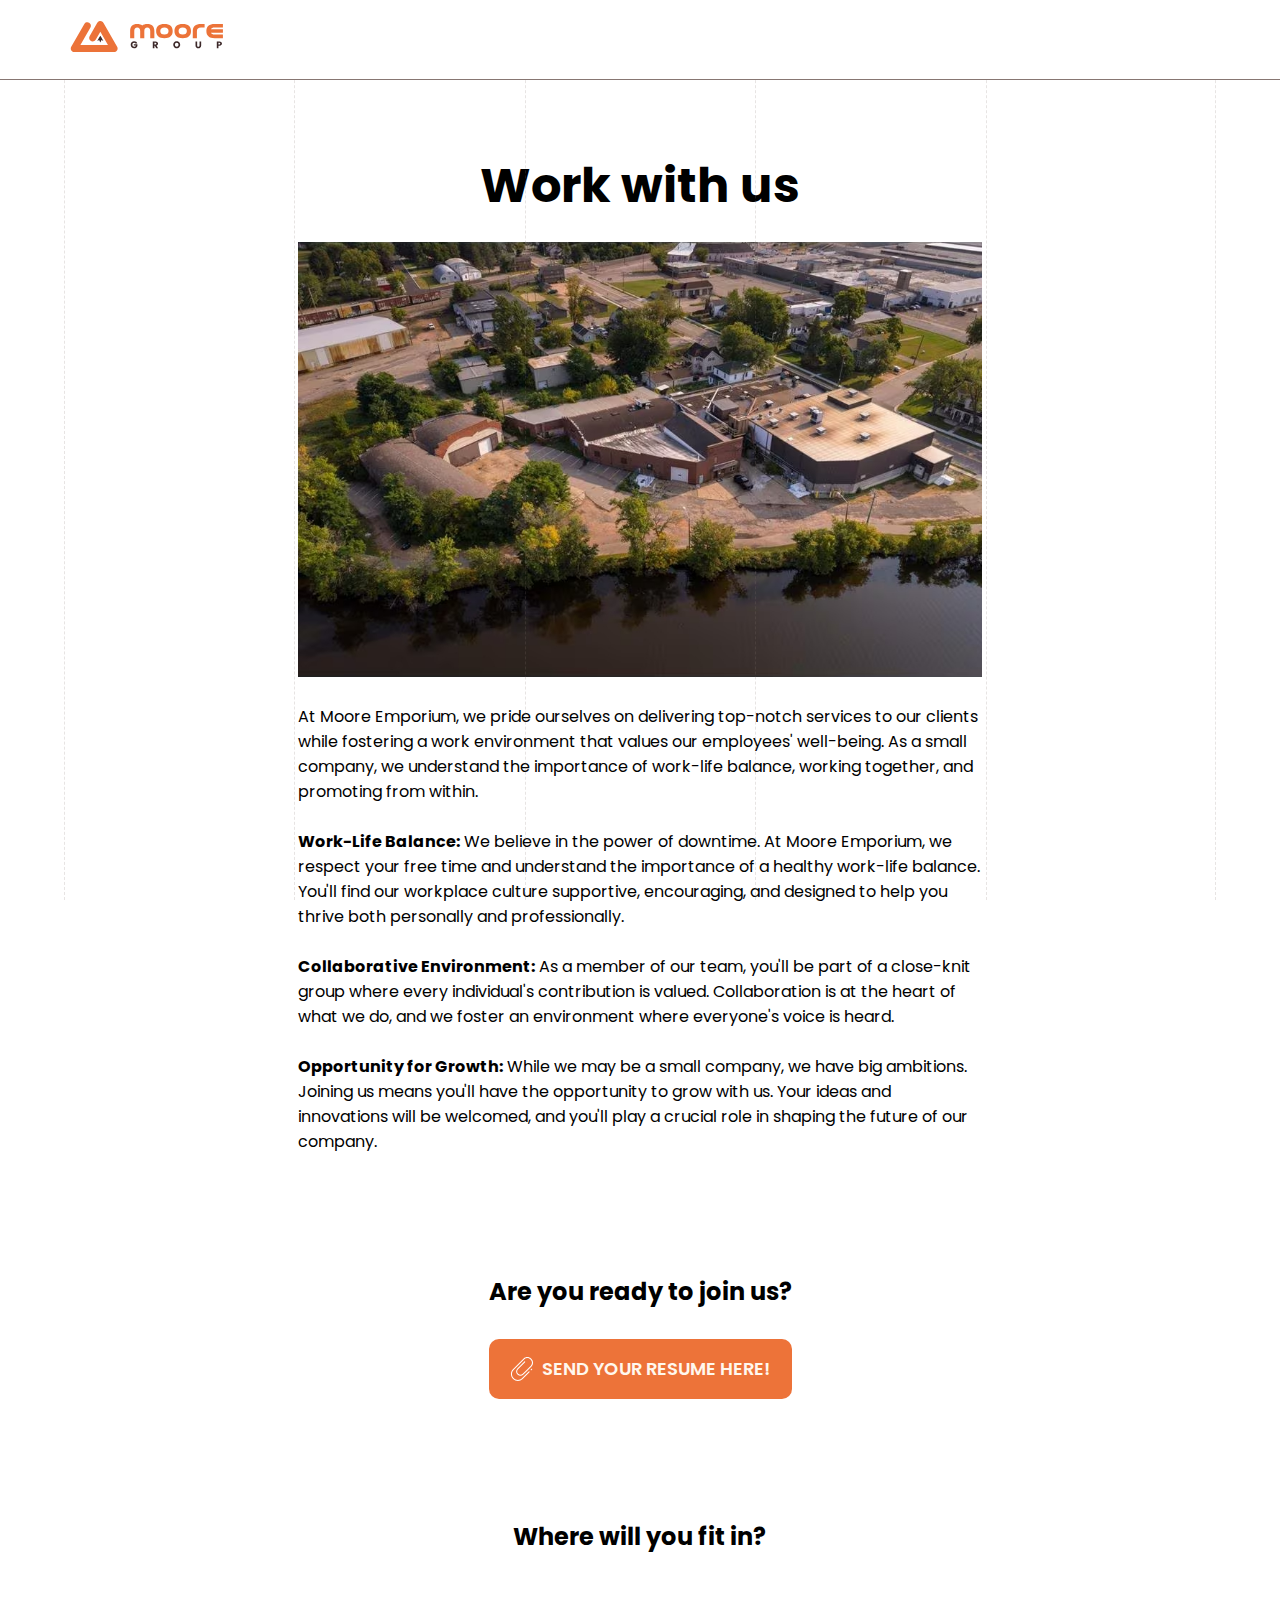
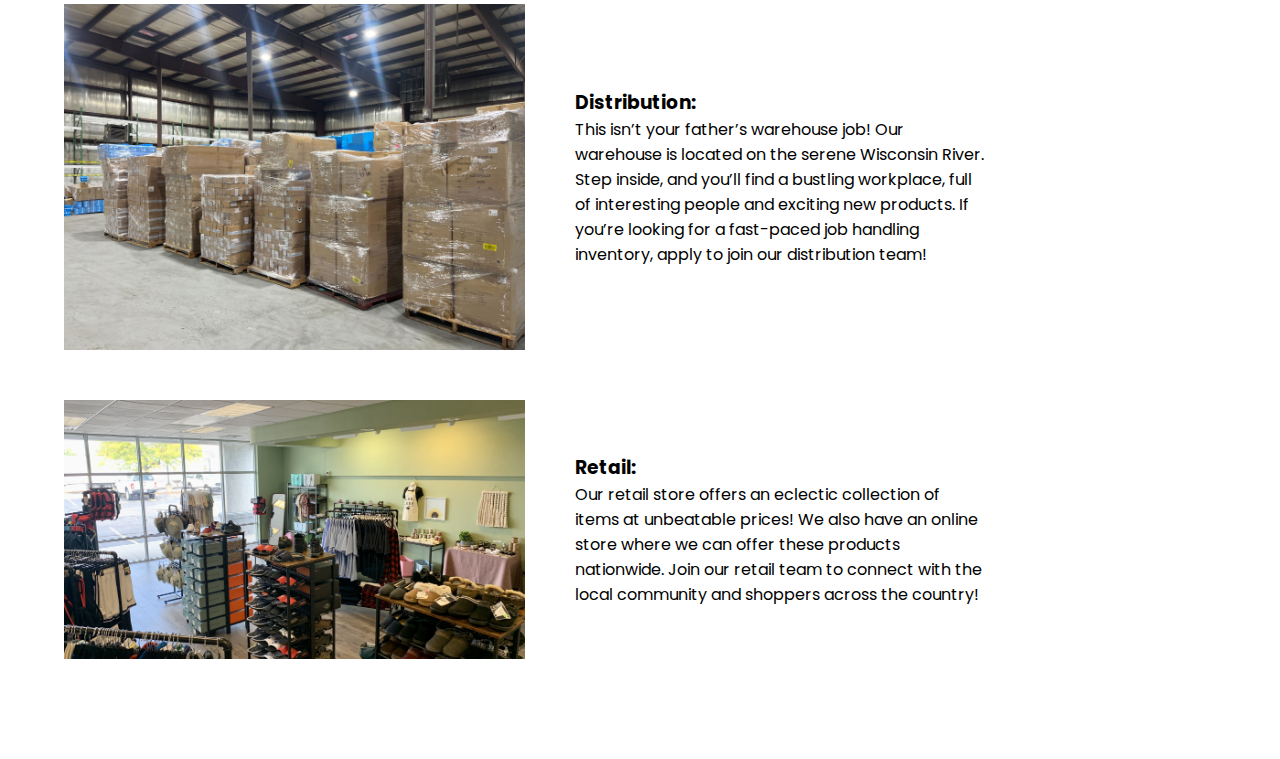
<file: work_with_us.html>
<!DOCTYPE html>
<html lang="en">

<head>
  <style>
    @font-face {
      font-family: 'Poppins';
      src: url('./fonts/Poppins-ExtraBold.woff') format('woff');
      font-weight: 800;
      font-style: normal;
      font-display: fallback;
    }

    @font-face {
      font-family: 'Poppins';
      src: url('./fonts/Poppins-Black.woff') format('woff');
      font-weight: 900;
      font-style: normal;
      font-display: fallback;
    }

    @font-face {
      font-family: 'Poppins';
      src: url('./fonts/Poppins-BlackItalic.woff') format('woff');
      font-weight: 900;
      font-style: italic;
      font-display: fallback;
    }

    @font-face {
      font-family: 'Poppins';
      src: url('./fonts/Poppins-Bold.woff') format('woff');
      font-weight: bold;
      font-style: normal;
      font-display: fallback;
    }

    @font-face {
      font-family: 'Poppins';
      src: url('./fonts/Poppins-ExtraBoldItalic.woff') format('woff');
      font-weight: 800;
      font-style: italic;
      font-display: fallback;
    }


    @font-face {
      font-family: 'Poppins';
      src: url('./fonts/Poppins-LightItalic.woff') format('woff');
      font-weight: 300;
      font-style: italic;
      font-display: fallback;
    }

    @font-face {
      font-family: 'Poppins';
      src: url('./fonts/Poppins-Italic.woff') format('woff');
      font-weight: normal;
      font-style: italic;
      font-display: fallback;
    }

    @font-face {
      font-family: 'Poppins';
      src: url('./fonts/Poppins-Medium.woff') format('woff');
      font-weight: 500;
      font-style: normal;
      font-display: fallback;
    }


    @font-face {
      font-family: 'Poppins';
      src: url('./fonts/Poppins-Light.woff') format('woff');
      font-weight: 300;
      font-style: normal;
      font-display: fallback;
    }

    @font-face {
      font-family: 'Poppins';
      src: url('./fonts/Poppins-Regular.woff') format('woff');
      font-weight: normal;
      font-style: normal;
      font-display: fallback;
    }

    @font-face {
      font-family: 'Poppins';
      src: url('./fonts/Poppins-SemiBold.woff') format('woff');
      font-weight: 600;
      font-style: normal;
      font-display: fallback;
    }



    @font-face {
      font-family: 'Poppins';
      src: url('./fonts/Poppins-Thin.woff') format('woff');
      font-weight: 100;
      font-style: normal;
      font-display: fallback;
    }
  </style>
  <meta charset="UTF-8" />
  <meta name="viewport" content="width=device-width, initial-scale=1.0" />
  <meta http-equiv="X-UA-Compatible" content="ie=edge" />
  <title>Work With Us</title>
  <link rel="stylesheet" type="text/css" href="css/bootstrap-grid.css" />
  <link rel="stylesheet" type="text/css" href="css/work_with_us.css" />
  <link type="image/x-icon" rel="shortcut icon" href="img/favicon.ico" />
</head>

<body>
  <header>
    <div class="top">
      <div class="container">
        <a href="index.html"><img src="img/logo.svg" alt="Logo" /></a>
      </div>
    </div>
  </header>


  <section class="container section-6-1">
    <h1>Work with us</h1>
    <div class="block-1">
      <img src="img/top-img.jpg" alt="" />
    </div>
    <div class="block-2">
      <p>
        At Moore Emporium, we pride ourselves on delivering top-notch services to our clients while fostering a work environment that values our employees' well-being. As a small company, we understand the importance of work-life balance, working together, and promoting from within.
        <br><br>
        <b>Work-Life Balance:</b> We believe in the power of downtime. At Moore Emporium, we respect your free time and understand the importance of a healthy work-life balance. You'll find our workplace culture supportive, encouraging, and designed to help you thrive both personally and professionally.
        <br><br>
        <b>Collaborative Environment:</b> As a member of our team, you'll be part of a close-knit group where every individual's contribution is valued. Collaboration is at the heart of what we do, and we foster an environment where everyone's voice is heard.
        <br><br>
        <b>Opportunity for Growth:</b> While we may be a small company, we have big ambitions. Joining us means you'll have the opportunity to grow with us. Your ideas and innovations will be welcomed, and you'll play a crucial role in shaping the future of our company.
      </p>
    </div>
  </section>



<section class="container section-6-2">
  <h2>Are you ready to join us?</h2>
  <button onclick="sendEmail()"> <img src="img/attachment.svg" alt=""> Send your resume here!</button>
</section>

<section class="container section-6-3">
  <h2>Where will you fit in?</h2>
  <div class="block-1">
    <img src="img/Distribution.jpg" alt="">
    <div class="content">
      <h3>Distribution:</h3>
      <p>This isn’t your father’s warehouse job! Our warehouse is located on the serene Wisconsin River. Step inside, and you’ll find a bustling workplace, full of interesting people and exciting new products. If you’re looking for a fast-paced job handling inventory, apply to join our distribution team!
      </p>
    </div>
  </div>
  <div class="block-2">
    <img src="img/Retail.jpg" alt="">
    <div class="content">
      <h3>Retail:</h3>
      <p>Our retail store offers an eclectic collection of items at unbeatable prices! We also have an online store where we can offer these products nationwide. Join our retail team to connect with the local community and shoppers across the country!
      </p>
    </div>
  </div>
</section>


  <div class="container lines-bg">
    <div class="container">
      <div class="line"></div>
      <div class="line"></div>
      <div class="line"></div>
      <div class="line"></div>
      <div class="line"></div>
    </div>
  </div> 

  <script>
    function sendEmail() {
    var subject = encodeURIComponent("Job Inquiry");
    window.location.href = "mailto:hiring@gomooregroup.com?subject=" + subject;} 
  </script>
  <script src="js/animation.js"></script>
  <script src="js/jquery.min.js"></script>
  <script src="js/script-b.js"></script>
  <script src="js/counter.js"></script>
</body>

</html>
</file>
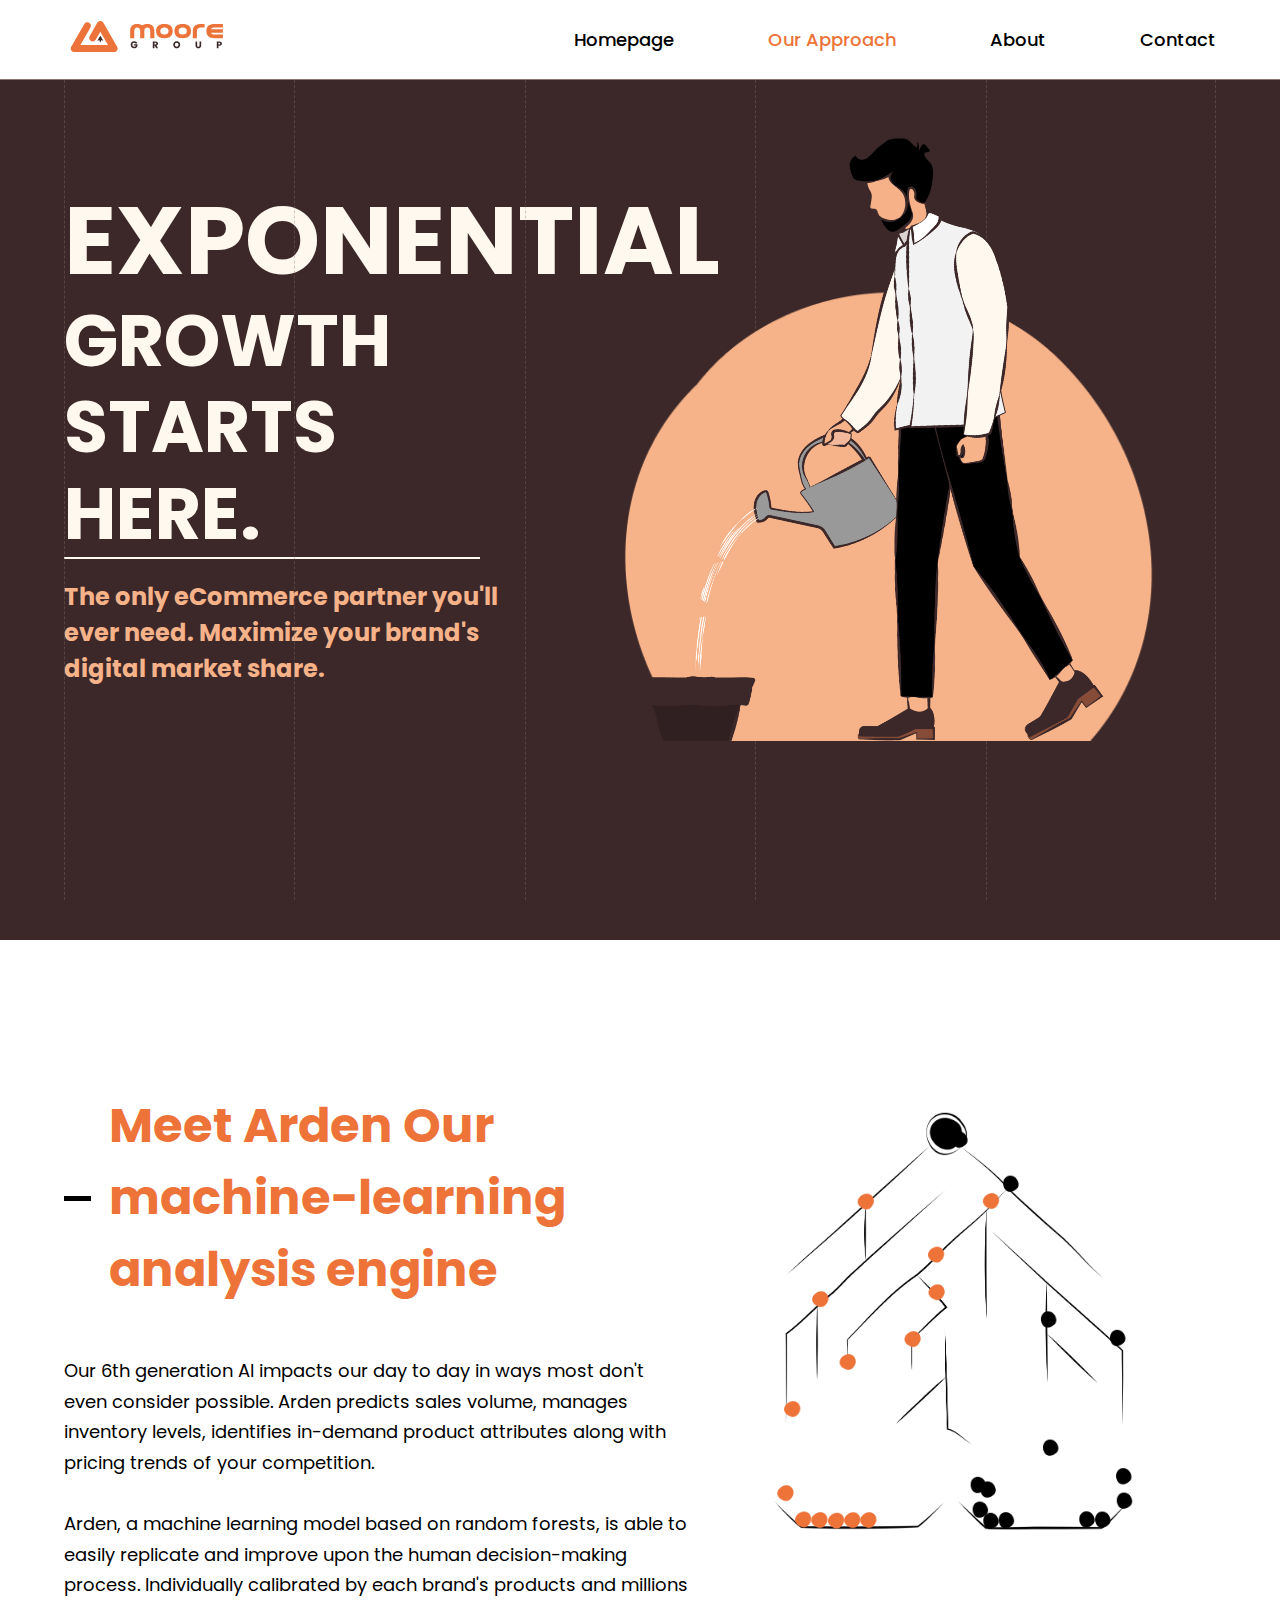
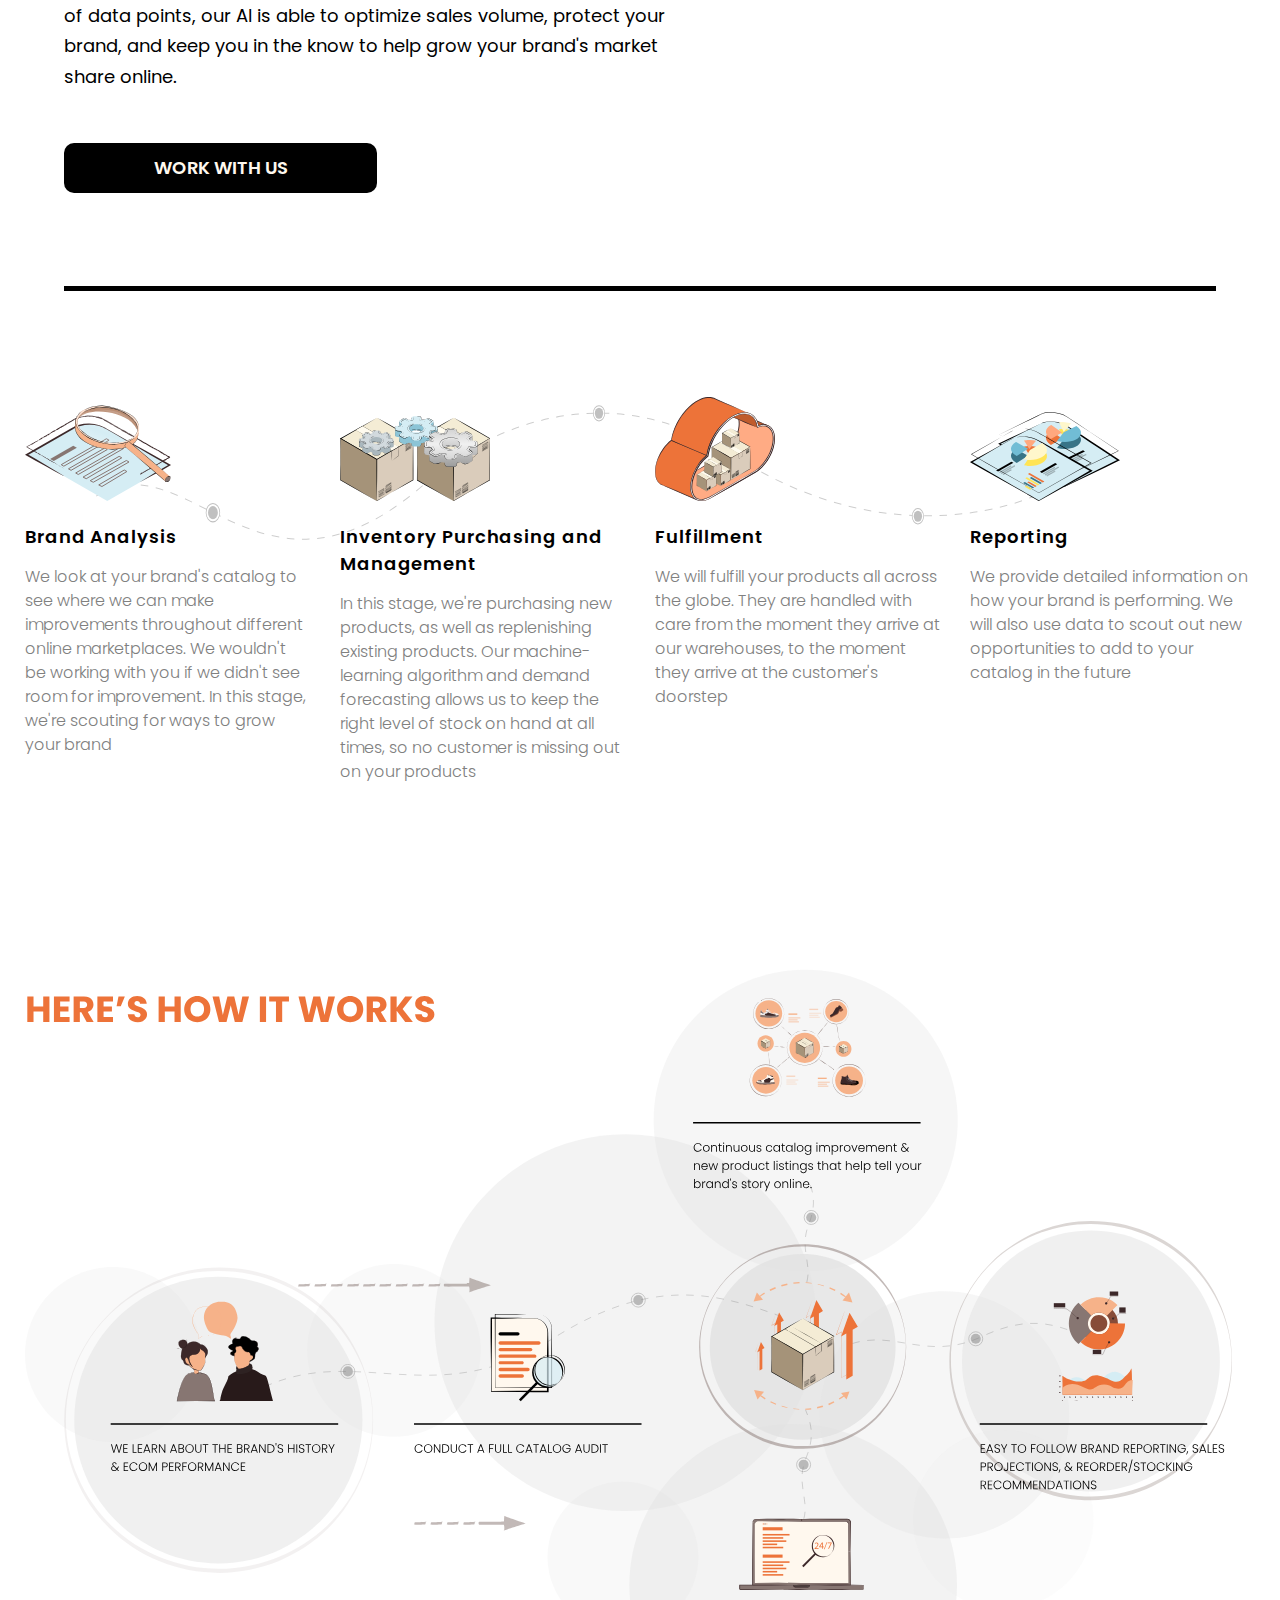
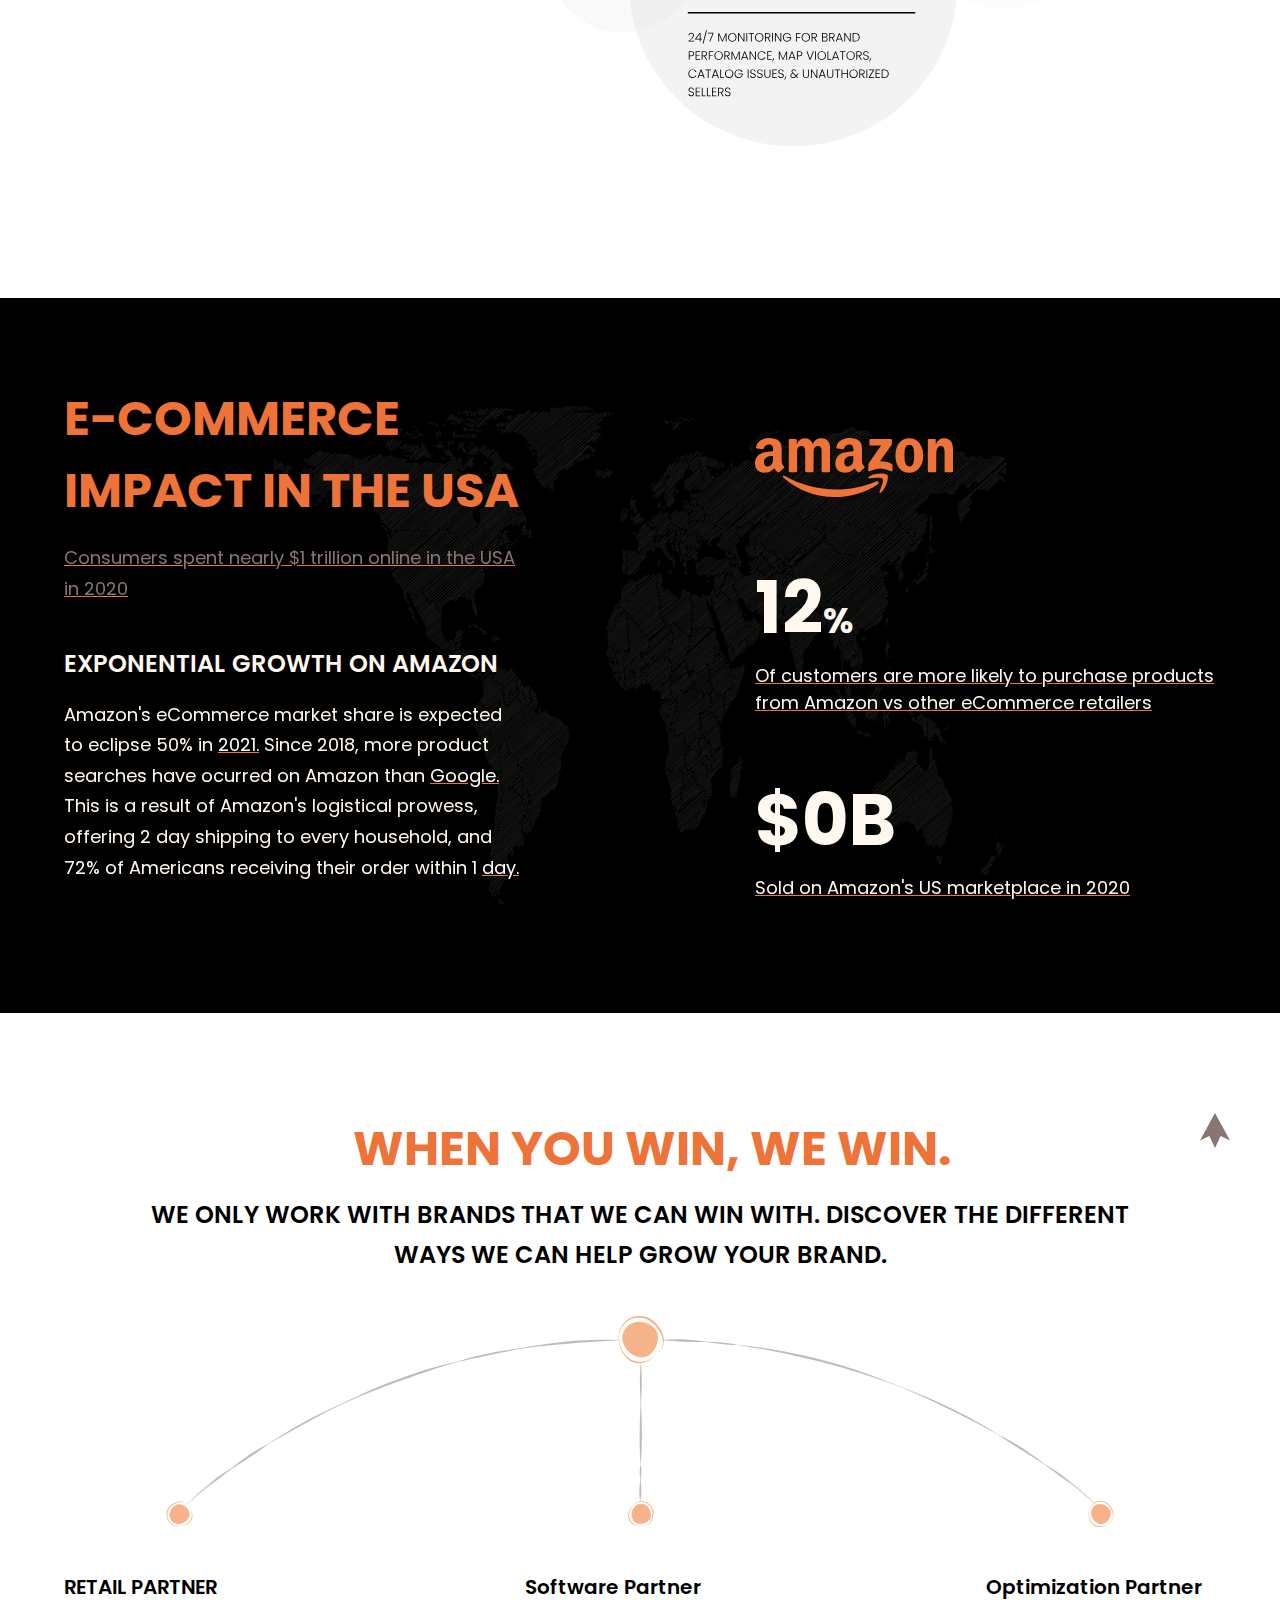
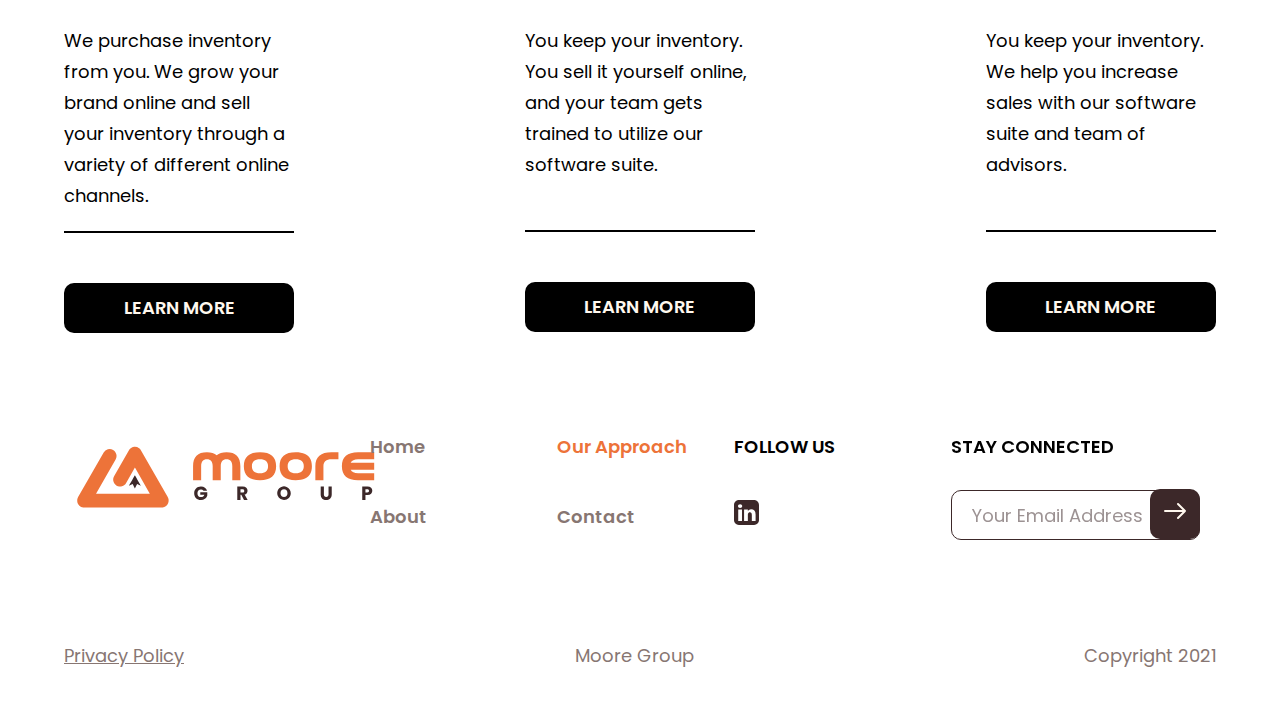
<file: оur_аpproach.html>
<!DOCTYPE html>
<html lang="en">

<head>
    <style>
    @font-face {
      font-family: 'Poppins';
      src: url('./fonts/Poppins-ExtraBold.woff') format('woff');
      font-weight: 800;
      font-style: normal;
      font-display: fallback;
    }

    @font-face {
      font-family: 'Poppins';
      src: url('./fonts/Poppins-Black.woff') format('woff');
      font-weight: 900;
      font-style: normal;
      font-display: fallback;
    }

    @font-face {
      font-family: 'Poppins';
      src: url('./fonts/Poppins-BlackItalic.woff') format('woff');
      font-weight: 900;
      font-style: italic;
      font-display: fallback;
    }

    @font-face {
      font-family: 'Poppins';
      src: url('./fonts/Poppins-Bold.woff') format('woff');
      font-weight: bold;
      font-style: normal;
      font-display: fallback;
    }

    @font-face {
      font-family: 'Poppins';
      src: url('./fonts/Poppins-ExtraBoldItalic.woff') format('woff');
      font-weight: 800;
      font-style: italic;
      font-display: fallback;
    }


    @font-face {
      font-family: 'Poppins';
      src: url('./fonts/Poppins-LightItalic.woff') format('woff');
      font-weight: 300;
      font-style: italic;
      font-display: fallback;
    }

    @font-face {
      font-family: 'Poppins';
      src: url('./fonts/Poppins-Italic.woff') format('woff');
      font-weight: normal;
      font-style: italic;
      font-display: fallback;
    }

    @font-face {
      font-family: 'Poppins';
      src: url('./fonts/Poppins-Medium.woff') format('woff');
      font-weight: 500;
      font-style: normal;
      font-display: fallback;
    }


    @font-face {
      font-family: 'Poppins';
      src: url('./fonts/Poppins-Light.woff') format('woff');
      font-weight: 300;
      font-style: normal;
      font-display: fallback;
    }

    @font-face {
      font-family: 'Poppins';
      src: url('./fonts/Poppins-Regular.woff') format('woff');
      font-weight: normal;
      font-style: normal;
      font-display: fallback;
    }

    @font-face {
      font-family: 'Poppins';
      src: url('./fonts/Poppins-SemiBold.woff') format('woff');
      font-weight: 600;
      font-style: normal;
      font-display: fallback;
    }



    @font-face {
      font-family: 'Poppins';
      src: url('./fonts/Poppins-Thin.woff') format('woff');
      font-weight: 100;
      font-style: normal;
      font-display: fallback;
    }
  </style>
  <meta charset="UTF-8">
  <meta name="viewport" content="width=device-width, initial-scale=1.0">
  <meta http-equiv="X-UA-Compatible" content="ie=edge">
  <title>Our Approach</title>
  <link rel="stylesheet" type="text/css" href="css/bootstrap-grid.css">
  <link rel="stylesheet" type="text/css" href="css/header.css">
  <link rel="stylesheet" type="text/css" href="css/footer.css">
  <link rel="stylesheet" type="text/css" href="css/оur_аpproach.css">
  <link rel="stylesheet" type="text/css" href="css/style-b.css" media="screen and (max-width:1024px)">
  <link type="image/x-icon" rel="shortcut icon" href="img/favicon.ico">
</head>

<body>
  <div class="container lines-bg">
    <div class="container">
      <div class="line"></div>
      <div class="line"></div>
      <div class="line"></div>
      <div class="line"></div>
      <div class="line"></div>
    </div>
  </div>
  <header>
    <div class="top">
      <!-- partial:index.partial.html -->
      <div class="burger">
        <span></span>
      </div>
      <nav>
        <ul class="main">
          <li><a class="cl" href="index.html">Homepage</a></li>
          <li><a class="cl" id="active-link" href="оur_аpproach.html">Our Approach</a></li>
          <li><a class="cl" href="about.html">About</a></li>
          <li><a class="cl" href="contact.html">Contact</a></li>
        </ul>
      </nav>
      <div class="overlay"></div>
      <div class="container">
        <a href="index.html"><img src="img/logo.svg" alt="Logo"></a>
        <div class="links">
          <a href="index.html">Homepage</a>
          <a id="active-link" href="оur_аpproach.html">Our Approach</a>
          <a href="about.html">About</a>
          <a href="contact.html">Contact</a>
        </div>
      </div>
    </div>
    <div class="container title-animation">
      <div class="row justify-content-between">
        <div class="col-12 col-md-5 title">
          <h1>EXPONENTIAL</h1>
          <h2>GROWTH STARTS<br>HERE.</h2>
          <hr align="left" width="90%" color="#FFF8EE" />
          <p>The only eCommerce partner you'll ever need. Maximize your brand's digital market share.</p>
        </div>
        <div class="col-12 col-md-7 animation">
          <lottie-player id="human" background="transparent" speed="1" loop autoplay></lottie-player>
        </div>
      </div>
    </div>
  </header>
  <main>
    <section class="container section-4">
      <div class="block">
        <div class="row-1">
          <hr align="left" height="5px" color="#000" />
          <h3>Meet Arden Our machine-learning analysis engine</h3>
        </div>
        <p>
          Our 6th generation Al impacts our day to day in ways most don't even consider possible. Arden predicts sales volume, manages inventory levels, identifies in-demand product attributes along with pricing trends of your competition. <br> <br>
          Arden, a machine learning model based on random forests, is able to easily replicate and improve upon the human decision-making process. Individually calibrated by each brand's products and millions of data points, our Al is able to optimize sales volume, protect your brand, and keep you in the know to help grow your brand's market share online.
        </p>
        <a href="contact.html"><button class="btn-black">Work with us</button></a>
      </div>
      <div class="block">
        <img src="img/img-section-4-our-approach.svg" alt="bamboo">
      </div>
      <div class="block animation-2">
        <div class="row-1-2">
          <h3>Meet Arden - our machine learning based analysis engine.</h3>
        </div>
        <lottie-player id="bols" background="transparent" speed="2" loop autoplay></lottie-player>
      </div>
    </section>
    <hr class="container davider" align="left" width="100%" height="5px" color="#000" />
    <section class="container section-3-2">
      <div class="row">
        <div class="col-12 col-lg-3">
          <div class="card">
            <img src="img/02-01.svg" alt="img">
            <h5>Brand Analysis</h5>
            <p>We look at your brand's catalog to see where we can make improvements throughout different online
              marketplaces. We wouldn't be working with you if we didn't see room for improvement. In this stage, we're
              scouting for ways to grow your brand</p>
          </div>
        </div>
        <div class="col-12 col-lg-3">
          <div class="card">
            <img src="img/02-02.svg" alt="img">
            <h5>Inventory Purchasing and Management</h5>
            <p>In this stage, we're purchasing new products, as well as replenishing existing products. Our
              machine-learning algorithm and demand forecasting allows us to keep the right level of stock on hand at
              all times, so no customer is missing out on your products</p>
          </div>
        </div>
        <div class="col-12 col-lg-3">
          <div class="card">
            <img src="img/02-03.svg" alt="img">
            <h5>Fulfillment</h5>
            <p>We will fulfill your products all across the globe. They are handled with care from the moment they
              arrive at our warehouses, to the moment they arrive at the customer's doorstep</p>
          </div>
        </div>
        <div class="col-12 col-lg-3">
          <div class="card">
            <img src="img/02-04.svg" alt="img">
            <h5>Reporting</h5>
            <p>We provide detailed information on how your brand is performing. We will also use data to scout out new
              opportunities to add to your catalog in the future</p>
          </div>
        </div>
      </div>
    </section>
    <section id="full-with" class="container section-4-2">
    </section>
    <section class="section-5-2">
      <div class="container">
        <div class="row-1">
          <div class="block-1">
            <h3>E-COMMERCE IMPACT IN THE USA</h3>
            <a href="https://www.digitalcommerce360.com/article/us-ecommerce-sales/">
              <p class="secondary-text">Consumers spent nearly $1 trillion online in the USA in 2020</p>
            </a>
            <h4>EXPONENTIAL GROWTH ON AMAZON</h4>
            <p class="main-text">Amazon's eCommerce market share is expected to eclipse 50% in <a
                href="https://www.statista.com/statistics/788109/amazon-retail-market-share-usa/">2021.</a> Since 2018,
              more product searches have ocurred on Amazon than <a
                href="https://www.emarketer.com/content/do-most-searchers-really-start-on-amazon">Google.</a> This is a
              result of Amazon's logistical prowess, offering 2 day shipping to every household, and 72% of Americans
              receiving their order within 1 <a
                href="https://www.cnbc.com/2019/05/05/amazon-can-already-ship-to-72percent-of-us-population-in-a-day-map-shows.html">day.</a>
            </p>
          </div>
          <div class="block-2">
            <img src="img/amazon.svg" alt="logo-amazon">
            <div class="count">
              <h2 id="qw" class="counter" data-count="89">12</h2>
              <h5>%</h5>
            </div>
            <a href="https://fv.feedvisor.com/rs/656-BMZ-780/images/Feedvisor-Consumer-Survey-2019.pdf">
              <p>Of customers are more likely to purchase products from Amazon vs other eCommerce retailers</p>
            </a>
            <div class="count ">
              <h2>$</h2>
              <h2 id="qw" class="counter" data-count="296">0</h2>
              <h2>B</h2>
            </div>
            <a href="https://www.digitalcommerce360.com/article/us-ecommerce-sales/">
              <p>Sold on Amazon's US marketplace in 2020</p>
            </a>
          </div>
        </div>
      </div>
    </section>
    <section class="container section-5">
      <div class="title">
        <div class="row-1">
          <h3>
            &nbsp;&nbsp;&nbsp;
            WHEN YOU WIN, WE WIN.
          </h3>
          <img src="img/arrow.svg" alt="arrow">
        </div>
        <div class="row-2">
          <h4>
            WE ONLY WORK WITH BRANDS THAT WE CAN WIN WITH. DISCOVER THE DIFFERENT WAYS WE CAN HELP GROW YOUR BRAND.
          </h4>
        </div>
        <img class="arrows-w" src="img/arrows-w.svg" alt="">
        <div class="cards">
          <div class="card-text">
            <h4>RETAIL PARTNER</h4>
            <p>We purchase inventory from you. We grow your brand online and sell your inventory through a variety of
              different online channels.</p>
            <hr align="right" width="100%" color="#000">
            <a href="contact.html" class="link-button"><button class="btn-black">Learn more</button> </a>
          </div>
          <div class="card-text">
            <h4>Software Partner</h4>
            <p>You keep your inventory. You sell it yourself online,
              and your team gets trained to utilize our software suite.
            </p>
            <hr align="right" width="100%" color="#000">
            <a href="contact.html" class="link-button"><button class="btn-black">Learn more</button> </a>
          </div>
          <div class="card-text">
            <h4>Optimization Partner</h4>
            <p>You keep your inventory. We help you increase sales with our software suite and team of advisors.</p>
            <hr align="right" width="100%" color="#000">
            <a href="contact.html" class="link-button"><button class="btn-black">Learn more</button> </a>
          </div>
        </div>
      </div>
    </section>
  </main>
  <footer class="container">
    <div class="row row-1">
      <div class="col-12 col-lg-4 col-xl-3">
        <img class="logo" src="img/big-logo.svg" alt="logo">
      </div>
      <div class="col-12 col-lg-8 col-xl-6">
        <div class="links">
          <a href="index.html">Home</a>
          <a id="active-link" href="оur_аpproach.html">Our Approach</a>
          <div class="follow-us">
            <h5>Follow us</h5>
            <a href="https://www.linkedin.com/"><img src="img/linkedin.svg" alt="linkedin"></a>
          </div>
          <a class="first" href="about.html">About</a>
          <a class="secondary" href="contact.html">Contact</a>
        </div>
      </div>
      <div class="col-12 col-lg-12 col-xl-3">
        <div class="email-input">
          <h5>STAY CONNECTED</h5>
          <label>
            <input type="email" name="email" placeholder="Your Email Address">
            <button href="#" type="button" name="button"><img src="img/arrow-btn.svg" alt=""></button>
          </label>
        </div>
      </div>
    </div>
    <div class="row-2">
      <a href="privacy-policy-v2-5215784.html">Privacy Policy</a>
      <p>Moore Group</p>
      <p>Copyright 2021</p>
    </div>
  </footer>
  <div class="container lines-bg">
    <div class="container">
      <div class="line"></div>
      <div class="line"></div>
      <div class="line"></div>
      <div class="line"></div>
      <div class="line"></div>
    </div>
  </div>
  <script src="js/lottie-player.js"></script>
  <script src="js/animation.js"></script>
  <script src="js/animation-bols.js"></script>
  <script src="js/jquery.min.js"></script>
  <script src="js/script-b.js"></script>
  <script src="js/counter.js"></script>
</body>

</html>
</file>
<file: css/header.css>
* {
  margin: 0;
  padding: 0;
  font-family: 'Poppins', sans-serif
}

.burger {
  display: none;
  margin-top: -10px
}
.main {
  display: none;
}

.link-button {
  z-index: 5
}

.count h2 {
  font-size: 65px
}

header {
  top: 0;
  height: 940px;
  width: 100%
}

header img {
  width: 166px;
  height: 45px
}

.top {
  position: fixed;
  top: 0;
  z-index: 10;
  width: 100%;
  height: 80px;
  background: #fff;
  border-bottom: 1px solid #877672;
  display: flex;
  justify-content: space-between;
  align-items: center
}

header .top .container {
  display: flex;
  justify-content: space-between;
  align-items: center
}

.links a:hover {
  color: #ed7339
}

.links a:active {
  color: #ed7339
}

#active-link {
  color: #ed7339
}

header .links a {
  font-family: 'Poppins', sans-serif;
  font-weight: 500;
  font-style: normal;
  font-size: 18px;
  line-height: 27px;
  color: #000;
  text-decoration: none;
  margin-left: 90px
}

.title-animation {
  padding-top: 110px
}

.title-animation .row {
  display: flex;
  align-items: center
}

.title {
  z-index: 1
}

.title h1 {
  font-style: normal;
  font-weight: bold;
  font-size: 96px;
  line-height: 120%;
  color: #fff8ee
}

.title h2 {
  font-style: normal;
  font-weight: bold;
  font-size: 72px;
  line-height: 120%;
  color: #fff8ee
}

.title p {
  font-style: normal;
  font-weight: bold;
  font-size: 24px;
  line-height: 36px;
  margin-top: 20px;
  color: #f6b289
}

header .animation {
  display: flex;
  justify-content: flex-end;
  width: 650px;
  height: 650px;
  z-index: 3
}

header .animation lottie-player {
  width: 650px;
  height: 650px
}

@media(max-width:1024px) {
  .burger {
    display: block
  }
  .main {
    display: block;
  }
  header .links {
    display: none
  }
}

@media(max-width:768px) {
  header {
    height: 840px
  }
  header .links a {
    margin-left: 25px
  }
  header .title h1 {
    font-size: 64px;
    line-height: 120%
  }
  header .title h2 {
    font-size: 48px;
    line-height: 120%
  }
  header .title p {
    font-size: 18px;
    line-height: 150%;
    margin-top: 20px
  }
  header .animation {
    display: flex;
    justify-content: center
  }
  header .animation lottie-player {
    margin-top: 20px;
    width: 300px;
    height: 300px
  }
  header .title-animation {
    padding-top: 150px
  }
}

@media(max-width:576px) {
  header {
    height: 650px
  }
  header .title-animation {
    padding: 20px;
    padding-top: 115px
  }
  header .animation {
    display: flex;
    justify-content: center
  }
  header .animation lottie-player {
    margin-top: 50px;
    width: 250px;
    height: 250px
  }
  header .top .links {
    display: none
  }
  header .title h1 {
    font-size: 40px
  }
  header .title h2 {
    font-size: 30px
  }
  header .title hr {
    margin-top: 10px
  }
  header .title p {
    width: 100%;
    font-size: 14px
  }
  header .animation {
    width: 250px;
    height: 320px
  }
}
</file>
<file: css/footer.css>
footer{position:relative;bottom:0;width:100%;margin-top:100px;background-color:#fff;z-index:4}footer .links{display:grid;grid-template-columns:repeat(3,1fr);grid-template-rows:70px;grid-gap:0}footer .follow-us{order:1}footer .first{order:2}footer .secondary{order:3}footer .follow-us h5{font-style:normal;font-weight:600;font-size:18px;line-height:27px;text-transform:uppercase;color:#000}footer .follow-us img{width:25px;height:25px;margin-top:40px;float:left}footer .links a:hover{color:#ed7339}footer .links a{font-style:normal;font-weight:600;font-size:18px;line-height:27px;text-decoration:none;color:#877672;margin-left:50px}footer .row-1,footer .row-2{display:flex;justify-content:space-between;padding-top:100px}footer .row-1 .logo{width:324px;height:88px}footer .row-2 p{font-style:normal;font-weight:normal;font-size:18px;line-height:173%;text-align:right;color:#877672;margin-bottom:30px}footer .row-2 a{font-style:normal;font-weight:normal;font-size:18px;line-height:173%;text-align:right;color:#877672;margin-bottom:30px}footer .row-1 h5{font-style:normal;font-weight:600;font-size:18px;line-height:27px;text-transform:uppercase;color:#000}footer .row-1 input{margin-top:30px;padding-left:20px;width:94%;height:50px;border:1px solid #3c2829;box-sizing:border-box;border-radius:10px;font-style:normal;font-weight:normal;font-size:18px;line-height:130%;text-transform:capitalize;color:#3c2829}footer .row-1 button{cursor:pointer;position:relative;margin-left:-54px;width:50px;height:50px;background-color:#3c2829;border-radius:10px;border:0}footer .row-1 input::placeholder{font-style:normal;font-weight:normal;font-size:18px;line-height:173%;text-transform:capitalize;color:#3c2829;opacity:.5}@media(max-width:1440px){footer{margin-top:0}footer .logo{width:290px}footer .row-1 input{width:255px}footer .links a{margin-left:10px}}@media(max-width:1280px){footer .logo{width:200px}footer .row-1 input{width:94%}}@media(max-width:1200px){footer{margin-top:0}footer .row-1 .email-input{margin-top:50px}}@media(max-width:1024px){footer .links a{margin-left:0}footer .follow-us{margin-left:40px}footer .logo{margin-bottom:30px}}@media(max-width:768px){footer{margin-top:0}footer .row-1{margin-top:00px}footer .links{margin-top:40px}footer .follow-us{margin-left:0;margin-top:20px}footer .email-input{margin-top:40px;align-items:center}footer .row-1 button{margin-top:auto;margin-left:-54px}footer .row-1 input{width:98%}footer .links a{margin-left:0}}@media(max-width:576px){footer{border-top:1px dashed rgba(135,118,114,0.2);margin-top:0}footer .links{display:grid;grid-template-columns:repeat(1,1fr);grid-template-rows:auto;grid-gap:0}footer .row-1 .logo{width:162px;height:44px}footer .follow-us{margin-top:30px;order:3}footer .follow-us img{margin-top:30px}footer .first{order:1}footer .secondary{order:2}footer .links a{margin-bottom:30px}footer .row-1 button{margin-top:0;margin-left:-54px}footer .row-1 input{width:98%}footer .row-1{margin-top:0;padding-top:30px}footer .row-2{padding-top:50px}footer .row-2 p{font-size:12px}}
</file>
<file: css/home.css>
* {
  margin: 0;
  padding: 0;
  font-family: 'Poppins', sans-serif;
}

a:hover {
  color: #ed7339
}

.lines-bg .container {
  display: grid;
  grid-template-columns: repeat(5, 1fr);
  padding-left: 0;
  padding-right: 0;
  position: fixed;
  top: 0;
  height: 100vh;
  z-index: 2
}

.lines-bg .line {
  width: 100%;
  height: 100vh;
  z-index: 2;
  border-left: 1px dashed rgba(135, 118, 114, 0.2)
}

.lines-bg .line:nth-child(5) {
  border-right: 1px dashed rgba(135, 118, 114, 0.2)
}

header {
  background: #864c36
}

.section-1 {
  margin-top: 100px
}

.section-1 .text-arrow {
  display: flex;
  justify-content: space-between
}

.section-1 .text-arrow img {
  margin-right: -14px;
  width: 30px;
  height: 35px
}

.section-1 .row-1 hr {
  margin-left: 0;
  height: 5px
}

.section-2 .card hr {
  height: 3px
}

.section-1 .row-1 h3,
.section-1 .row-2 h3 {
  font-style: normal;
  max-width: 880px;
  font-weight: bold;
  font-size: 48px;
  line-height: 72px;
  color: #ed7339
}

.section-1 .row-1 h3 {
  margin-left: 18px
}

.section-1 .row-1 {
  display: flex;
  align-items: center;
  justify-content: space-between
}

.section-1 .row-2 {
  display: flex;
  align-items: baseline
}

.section-1 .row-2 .col-5 {
  display: flex;
  justify-content: flex-end
}

header lottie-player {
  width: 650px;
  height: 650px
}

.section-1 .row-3 img {
  margin-top: 20px
}

.section-2 {
  display: grid;
  grid-template-columns: repeat(5, 1fr);
  grid-template-rows: auto;
  grid-gap: 0;
  background-image: url(../img/dotted-line.svg);
  background-size: 100% 100%
}

.section-2 .card:nth-child(1) {
  grid-column: 2 / 2
}

.section-2 .card:nth-child(2) {
  grid-column: 4 / 4
}

.section-2 .card:nth-child(3) {
  grid-column: 1 / 1
}

.section-2 .card:nth-child(4) {
  grid-column: 3 / 3
}

.section-2 .card:nth-child(5) {
  grid-column: 5 / 5
}

.card {
  display: grid;
  justify-self: center;
  margin-top: 10px;
  width: 100%
}

.card h5 {
  margin-top: 15px;
  margin-bottom: 5px;
  font-style: normal;
  font-weight: 600;
  font-size: 18px;
  line-height: 27px;
  letter-spacing: .05em
}

.card img {
  width: 100%;
  height: 280px
}

.section-3 {
  margin-top: 120px;
  width: 100%;
  height: 560px;
  background: #000;
  background-image: url(../img/bg-3.svg);
  background-size: 100% 100%
}

.section-3 .row-1 {
  padding-top: 100px;
  display: flex;
  align-items: center
}

.section-3 h3 {
  font-style: normal;
  max-width: 880px;
  font-weight: bold;
  font-size: 48px;
  line-height: 72px;
  margin-left: 18px;
  color: #ed7339
}

.section-3 .count {
  display: flex;
  flex-wrap: wrap;
  align-items: baseline
}

.section-3 .count h5 {
  color: #fff8ee;
  font-size: 35px;
  line-height: 35px
}

.section-3 hr {
  margin-left: 0;
  height: 5px
}

.section-3 img {
  position: relative;
  right: 0
}

.section-3 .row-2 {
  display: grid;
  grid-template-columns: repeat(5, 1fr);
  grid-template-rows: auto;
  grid-gap: 0
}

.section-3 .row-2 .box:nth-child(2) {
  grid-column: 3 / 3
}

.section-3 .row-2 .box:nth-child(3) {
  grid-column: 5 / 5
}

.section-3 h2 {
  margin-top: 50px;
  max-width: 320px;
  font-style: normal;
  font-weight: bold;
  font-size: 60px;
  line-height: 108px;
  color: #fff8ee
}

.section-3 .row-2 p {
  font-style: normal;
  max-width: 80%;
  font-weight: 300;
  font-size: 16px;
  line-height: 24px;
  color: #fff8ee
}

.section-4 .row-1-2 {
  display: none
}

.section-4 {
  display: grid;
  grid-template-columns: repeat(5, 1fr);
  grid-template-rows: auto;
  grid-gap: 0
}

.section-4 .row-1 {
  padding-top: 150px;
  display: flex;
  align-items: center
}

.section-4 hr {
  width: 75px;
  margin-left: 0;
  height: 5px
}

.section-4 h3 {
  font-style: normal;
  max-width: 880px;
  font-weight: bold;
  font-size: 48px;
  line-height: 72px;
  margin-left: 18px;
  color: #ed7339
}

.section-4 p {
  margin-top: 50px;
  font-weight: normal;
  font-size: 18px;
  line-height: 170%;
  color: #000
}

.section-4 .btn-black {
  position: relative;
  z-index: 5;
  width: 50%;
  height: 50px;
  margin-top: 50px;
  border-radius: 10px;
  text-decoration: none;
  background: #000;
  font-style: normal;
  font-weight: 600;
  font-size: 18px;
  line-height: 50px;
  border: 0;
  text-align: center;
  text-transform: uppercase;
  color: #fff8ee
}

.section-4 .btn-black:hover {
  background: #ed7339
}

.section-4 lottie-player {
  margin-top: 150px
}

.section-4 .block:nth-child(1) {
  grid-column: 1 / 3
}

.section-4 .block:nth-child(2) {
  padding-top: 350px;
  grid-column: 3 / 3
}

.section-4 .block:nth-child(3) {
  grid-column: 4 / 6
}

main .davider {
  height: 5px;
  margin-top: -7px
}

main .full-davider {
  display: none;
  height: 5px
}

.section-5 {
  margin-top: 100px
}

.section-5 .tilte {
  display: flex;
  justify-content: center
}

.section-5 .row-1 {
  display: flex;
  justify-content: space-between
}

.section-5 .row-2 {
  display: flex;
  justify-content: center
}

.section-5 .row-1 img {
  margin-right: -14px;
  width: 30px;
  height: 35px
}

.section-5 .card-text .btn-black:hover {
  background-color: #ed7339
}

.section-5 h3 {
  width: 100%;
  text-align: center;
  font-style: normal;
  font-weight: bold;
  font-size: 48px;
  line-height: 72px;
  color: #ed7339
}

.section-5 .row-2 h4 {
  max-width: 1050px;
  font-style: normal;
  justify-content: center;
  text-align: center;
  margin-top: 10px;
  font-weight: 600;
  font-size: 24px;
  line-height: 170%;
  color: #000
}

.section-5 .arrows-w {
  width: 100%;
  margin-top: 40px
}

.cards {
  display: grid;
  grid-template-columns: repeat(5, 1fr);
  margin-top: 35px
}

.section-5 .cards .card-text:nth-child(2) {
  grid-column: 1 / 1
}

.section-5 .cards .card-text:nth-child(4) {
  grid-column: 3 / 3
}

.section-5 .cards .card-text:nth-child(6) {
  grid-column: 5 / 5
}

.section-5 .card-text h4 {
  font-style: normal;
  font-weight: 600;
  font-size: 24px;
  line-height: 36px;
  color: #000;
  text-transform: uppercase
}

.section-5 .card-text p {
  font-style: normal;
  font-weight: normal;
  font-size: 18px;
  line-height: 173%;
  color: #000;
  min-height: 125px;
  margin-bottom: 20px
}

.section-5 .card-text .btn-black {
  position: relative;
  width: 100%;
  height: 50px;
  margin-top: 50px;
  border-radius: 10px;
  text-decoration: none;
  background: #000;
  font-style: normal;
  font-weight: 600;
  font-size: 18px;
  line-height: 50px;
  border: 0;
  z-index: 4;
  text-align: center;
  text-transform: uppercase;
  color: #fff8ee
}

.section-5 .arrow-davider {
  display: none
}

@media(max-width:1440px) {
  .section-5 .card-text h4 {
    font-size: 20px
  }
  .section-4 img {
    padding-top: 70px;
    width: 200px
  }
  .section-4 hr {
    width: 55px
  }
  .section-4 {
    display: grid;
    grid-template-columns: 1fr 1fr 100px 1fr 1fr;
    grid-template-rows: auto;
    grid-gap: 0
  }
  .section-4 .block:nth-child(1) {
    grid-column: 1 / 3
  }
  .section-4 .block:nth-child(2) {
    padding-top: 350px;
    grid-column: 3 / 3
  }
  .section-4 .block:nth-child(3) {
    grid-column: 4 / 6
  }
  .section-5 .card-text p {
    min-height: 180px
  }
}

@media(max-width:1200px) {
  .davider {
    display: none
  }
  main .full-davider {
    display: block;
    height: 3px;
    margin-top: 35px
  }
  .section-5 {
    margin-top: 50px
  }
}

@media(max-width:1024px) {

  .lines-bg {
    display: none
  }
  .section-4 .row-1 {
    padding-top: 120px
  }
  .section-4 .block:nth-child(1) {
    grid-column: 1 / 4
  }
  .section-4 .block:nth-child(2) {
    display: none
  }
}

@media(max-width:768px) {
  h2 {
    font-size: 40px;
    line-height: 150%
  }
  h3 {
    font-size: 20px;
    line-height: 150%
  }
  h4 {
    font-weight: 300;
    font-size: 16px;
    line-height: 36px
  }
  p {
    font-size: 14px;
    line-height: 170%
  }
  .section-1 .row-1 h3,
  .section-1 .row-2 h3 {
    font-size: 32px;
    line-height: 150%
  }
  .section-1 .row-2 hr {
    display: none
  }
  .section-2 {
    grid-template-columns: repeat(5, 1fr);
    grid-gap: 2px;
    background-image: url(../img/dotted-line.svg);
    background-size: 100% 100%
  }
  .section-2 .card:nth-child(1) {
    grid-column: 1 / 3
  }
  .section-2 .card:nth-child(2) {
    grid-column: 4 / 6
  }
  .section-2 .card:nth-child(3) {
    grid-column: 1 / 3
  }
  .section-2 .card:nth-child(4) {
    grid-column: 4 / 6
  }
  .section-2 .card:nth-child(5) {
    margin-top: 20px;
    grid-column: 2 / 5
  }
  .section-2 .card hr {
    display: none
  }
  .section-2 .card {
    display: flex;
    justify-content: center;
    flex-wrap: wrap;
    margin-top: 10px;
    width: 100%
  }
  .section-2 .card h5 {
    margin-top: 15px;
    margin-bottom: 15px;
    font-style: normal;
    font-weight: 600;
    font-size: 18px;
    line-height: 27px;
    width: 100%;
    text-align: center;
    letter-spacing: .05em
  }
  .section-2 .card img {
    width: 175px;
    height: 150px
  }
  .section-3 h2 {
    font-size: 48px;
    line-height: 150%
  }
  .section-3 .row-2 {
    display: grid;
    grid-template-columns: repeat(1, 1fr);
    grid-template-rows: auto;
    grid-gap: 0;
  }
  .section-3 {
    width: 100%;
    height: 400px;
    margin-top: 100px;
    background-image: url(../img/bg-3-md.svg)
  }
  .section-3 h3 {
    font-size: 32px;
    line-height: 150%
  }
  .section-3 .row-1 {
    padding-top: 50px
  }
  .section-4 .row-1 {
    display: none
  }
  .section-4 .row-1-2 {
    display: block;
    margin-top: 50px;
    margin-bottom: 25px
  }
  .section-4 h3,
  .section-5 h3 {
    font-size: 20px;
    line-height: 150%;
    text-align: center
  }
  .section-4 p {
    margin-top: 0px;
    font-size: 14px;
    line-height: 170%
  }
  .section-4 {
    display: grid;
    grid-template-columns: 1fr 1fr 1fr 1fr;
    grid-template-rows: auto;
    grid-gap: 0
  }
  .section-4 .block:nth-child(3) {
    order: 1;
    grid-column: 1 / 5
  }
  .section-4 .block:nth-child(1) {
    order: 2;
    grid-column: 1 / 5
  }
  .section-4 .block:nth-child(2) {
    display: none
  }
  .section-4 .btn-black {
    width: 100%;
    height: 50px;
    margin-top: 50px
  }
  .section-5 .arrow-davider {
    display: block;
    margin-top: 10px;
    max-width: 25px;
    max-height: 76px;
    margin-bottom: 10px
  }
  .section-5 .card-text {
    width: 100%
  }
  .section-5 .cards {
    display: flex;
    justify-content: center;
    flex-wrap: wrap
  }
  .section-5 .card-text .btn-black {
    font-size: 16px
  }
  .section-5 .row-2 h4 {
    font-size: 16px;
    line-height: 150%
  }
  .section-5 .card-text p {
    font-size: 14px
  }
}

@media(max-width:576px) {
  .section-1 {
    margin-top: 50px;
    padding-left: 15px
  }
  .section-1 .row-1 hr {
    display: none
  }
  .section-1 .row-1 h3 {
    margin-left: 0
  }
  .section-1 .row-1 h3,
  .section-1 .row-2 h3,
  .section-5 h3 {
    font-size: 20px;
    line-height: 150%
  }
  .section-1 .text-arrow img {
    display: none
  }
  .section-1 .row-3 {
    display: none
  }
  .section-2 {
    padding: 15px;
    grid-template-columns: 1fr;
    grid-gap: 0;
    background-image: none
  }
  .section-2 .card:nth-child(1) {
    margin-top: 40px;
    grid-column: 1 / 1
  }
  .section-2 .card:nth-child(2) {
    margin-top: 40px;
    grid-column: 1 / 1
  }
  .section-2 .card:nth-child(3) {
    margin-top: 40px;
    grid-column: 1 / 1
  }
  .section-2 .card:nth-child(4) {
    margin-top: 40px;
    grid-column: 1 / 1
  }
  .section-2 .card:nth-child(5) {
    margin-top: 40px;
    grid-column: 1 / 1
  }
  .section-3 h3 {
    font-size: 20px
  }
  .section-3 .row-1 hr {
    display: none
  }

  .section-3 .row-2 {
    display: grid;
    grid-template-columns: repeat(1, 1fr);
    grid-template-rows: auto;
    grid-gap: 0;
  }

  .section-3 .row-1 {
    display: grid;
    grid-template-columns: 1fr
  }
  .section-3 .row-2 .box:nth-child(1) {
    grid-column: 1 / 1
  }
  .section-3 .row-2 .box:nth-child(2) {
    grid-column: 1 / 1
  }
  .section-3 .row-2 .box:nth-child(3) {
    grid-column: 1 / 1
  }
  .section-3 {
    width: 100%;
    height: 600px;
    margin-top: 80px;
    background-image: url(../img/bg-3-sm.svg)
  }
  .section-3 .box {
    margin-left: 15px
  }
  .section-3 h2 {
    margin-top: 60px;
    font-size: 40px
  }
  .section-3 .row-2 p {
    font-size: 14px
  }
  .section-4 {
    padding: 15px
  }
  .section-4 .animation-2 {
    order: 1
  }
  .section-4 lottie-player {
    padding-bottom: 20px;
    margin-top: 50px
  }
  .section-5 {
    margin-bottom: 50px
  }
  .section-5 .arrows-w {
    display: none
  }
  .section-5 .row-1 img {
    display: none
  }
  .cards {
    grid-template-columns: 1fr;
    grid-row-gap: 50px;
    grid-template-rows: 155px;
    margin-top: 35px;
    padding-left: 15px;
    padding-right: 15px
  }
  .section-5 .cards .card-text:nth-child(2) {
    grid-column: 1 / 1
  }
  .section-5 .cards .card-text:nth-child(4) {
    grid-column: 1 / 1
  }
  .section-5 .cards .card-text:nth-child(6) {
    grid-column: 1 / 1
  }
  .section-5 .card-text p {
    min-height: 15px
  }
  .cards hr {
    display: none
  }
  .section-5 .card-text .btn-black {
    margin-top: 0
  }
  .title p {
    margin-top: 10px
  }
}
</file>
<file: css/style-b.css>
*, *:before, *:after {
  margin: 0;
  padding: 0;
  box-sizing: border-box;
}


body.overflow {
  overflow: hidden;
}

/*  BURGER
========================================== */
.burger {
  width: 50px;
  height: 50px;
  position: fixed;
  top: 20px;
  right: 20px;
  border-radius: 4px;
  z-index: 11;
  display: none;  
}
.burger span {
  position: relative;
  margin-top: 9px;
  margin-bottom: 9px;
  -webkit-user-select: none;
  -moz-user-select: none;
  -ms-user-select: none;
  user-select: none;
  position: absolute;
  top: 50%;
  left: 50%;
  margin-left: -15px;
  margin-top: -1.5px;
}
.burger span, .burger span::before, .burger span::after {
  display: block;
  width: 30px;
  height: 3px;
  background-color: #ED7339;
  outline: 1px solid transparent;
  -webkit-transition-property: background-color, -webkit-transform;
  -moz-transition-property: background-color, -moz-transform;
  -o-transition-property: background-color, -o-transform;
  transition-property: background-color, transform;
  -webkit-transition-duration: 0.3s;
  -moz-transition-duration: 0.3s;
  -o-transition-duration: 0.3s;
  transition-duration: 0.3s;
}
.burger span::before, .burger span::after {
  position: absolute;
  content: "";
}
.burger span::before {
  top: -9px;
}
.burger span::after {
  top: 9px;
}
.burger.clicked span {
  background-color: transparent;
}
.burger.clicked span::before {
  -webkit-transform: translateY(9px) rotate(45deg);
  -moz-transform: translateY(9px) rotate(45deg);
  -ms-transform: translateY(9px) rotate(45deg);
  -o-transform: translateY(9px) rotate(45deg);
  transform: translateY(9px) rotate(45deg);
}
.burger.clicked span::after {
  -webkit-transform: translateY(-9px) rotate(-45deg);
  -moz-transform: translateY(-9px) rotate(-45deg);
  -ms-transform: translateY(-9px) rotate(-45deg);
  -o-transform: translateY(-9px) rotate(-45deg);
  transform: translateY(-9px) rotate(-45deg);
}
.burger.clicked span:before, .burger.clicked span:after {
  background-color: #ED7339;
}
.burger:hover {
  cursor: pointer;
}

/*  NAV
========================================== */
nav {
  background-color: #fff;
  position: fixed;
  z-index: 9;
  top: 0;
  right: 0;
  height: 100%;
  max-width: 515px;
  width: 60%;
  padding: 100px 40px 60px 30px;
  overflow-y: auto;
  -webkit-transform: translateX(100%);
  -moz-transform: translateX(100%);
  -ms-transform: translateX(100%);
  -o-transform: translateX(100%);
  transform: translateX(100%);
  -webkit-transition: transform 0.55s cubic-bezier(0.785, 0.135, 0.15, 0.86);
  -moz-transition: transform 0.55s cubic-bezier(0.785, 0.135, 0.15, 0.86);
  -o-transition: transform 0.55s cubic-bezier(0.785, 0.135, 0.15, 0.86);
  transition: transform 0.55s cubic-bezier(0.785, 0.135, 0.15, 0.86);
}
nav.show {
  -webkit-transform: translateX(0px);
  -moz-transform: translateX(0px);
  -ms-transform: translateX(0px);
  -o-transform: translateX(0px);
  transform: translateX(0px);
}
nav.show ul.main li {
  -webkit-transform: translateX(0px);
  -moz-transform: translateX(0px);
  -ms-transform: translateX(0px);
  -o-transform: translateX(0px);
  transform: translateX(0px);
  opacity: 1;
}
nav.show ul.main li:nth-child(1) {
  transition-delay: 0.15s;
}
nav.show ul.main li:nth-child(2) {
  transition-delay: 0.3s;
}
nav.show ul.main li:nth-child(3) {
  transition-delay: 0.45s;
}
nav.show ul.main li:nth-child(4) {
  transition-delay: 0.6s;
}
nav.show ul.main li:nth-child(5) {
  transition-delay: 0.75s;
}
nav.show ul.main li:nth-child(6) {
  transition-delay: 0.9s;
}
nav.show ul.main li:nth-child(7) {
  transition-delay: 1.05s;
}
nav.show ul.main li:nth-child(8) {
  transition-delay: 1.2s;
}
nav.show ul.main li:nth-child(9) {
  transition-delay: 1.35s;
}

@media (min-width: 667px) {
  nav {
    padding: 120px 90px 70px 90px;
  }
}
@media(max-width:1024px) {
  .burger {
    display: block;
  }
}

nav ul.main {
  list-style-type: none;
}
nav ul.main li {
  margin-bottom: 20px;
  -webkit-transform: translateX(40px);
  -moz-transform: translateX(40px);
  -ms-transform: translateX(40px);
  -o-transform: translateX(40px);
  transform: translateX(40px);
  opacity: 0;
  -webkit-transition: all 0.3s ease;
  -moz-transition: all 0.3s ease;
  -o-transition: all 0.3s ease;
  transition: all 0.3s ease;
}
nav ul.main li:last-of-type {
  margin-bottom: 0px;
}
nav ul.main li a {
  color: #000;
  text-decoration: none;
  font-size: 16px;
  display: block;
  font-weight: 600;
  padding: 10px 0;
  -webkit-transition: all 0.3s ease;
  -moz-transition: all 0.3s ease;
  -o-transition: all 0.3s ease;
  transition: all 0.3s ease;
}
nav ul.main li a span {
  color: #ED7339;
}
nav ul.main li a:hover {
  color: #ED7339;
}


/*  OVERLAY
========================================== */
.overlay {
  position: fixed;
  top: 0;
  left: 0;
  z-index: 7;
  width: 100%;
  height: 100%;
  -webkit-transition: all 0.3s ease-in-out;
  -moz-transition: all 0.3s ease-in-out;
  -o-transition: all 0.3s ease-in-out;
  transition: all 0.3s ease-in-out;
  background-color: #000;
  opacity: 0.5;
  visibility: hidden;
}
.overlay.show {
  opacity: 0.8;
  visibility: visible;
}
</file>
<file: css/оur_аpproach.css>
* {
  margin: 0;
  padding: 0;
  font-family: 'Poppins', sans-serif
}

a:hover {
  color: #ed7339
}

.lines-bg .container {
  display: grid;
  grid-template-columns: repeat(5, 1fr);
  padding-left: 0;
  padding-right: 0;
  position: fixed;
  top: 0;
  height: 100vh;
  z-index: 2
}

.lines-bg .line {
  width: 100%;
  height: 100vh;
  z-index: 2;
  border-left: 1px dashed rgba(135, 118, 114, 0.2)
}

.lines-bg .line:nth-child(5) {
  border-right: 1px dashed rgba(135, 118, 114, 0.2)
}

header {
  background: #3c2829
}

.section-4 .row-1-2 {
  display: none
}

.section-4 {
  display: grid;
  grid-template-columns: repeat(5, 1fr);
  grid-template-rows: auto;
  grid-gap: 0
}

.section-4 .row-1 {
  padding-top: 150px;
  display: flex;
  align-items: center
}

.section-4 lottie-player {
  margin-top: 150px
}

.section-4 hr {
  width: 75px;
  margin-left: 0;
  height: 5px
}

.section-4 h3 {
  font-style: normal;
  max-width: 880px;
  font-weight: bold;
  font-size: 48px;
  line-height: 72px;
  margin-left: 18px;
  color: #ed7339
}

.section-4 p {
  margin-top: 50px;
  font-weight: normal;
  font-size: 18px;
  line-height: 170%;
  color: #000
}

.section-4 .btn-black {
  position: relative;
  z-index: 4;
  width: 50%;
  height: 50px;
  margin-top: 50px;
  border-radius: 10px;
  text-decoration: none;
  background: #000;
  font-style: normal;
  font-weight: 600;
  font-size: 18px;
  line-height: 50px;
  border: 0;
  text-align: center;
  text-transform: uppercase;
  color: #fff8ee;
  margin-bottom: 100px
}

.section-4 .block:nth-child(1) {
  grid-column: 1 / 3
}

.section-4 .block:nth-child(2) {
  padding-top: 400px;
  grid-column: 3 / 3
}

.section-4 .block:nth-child(3) {
  grid-column: 4 / 6
}

main .davider {
  margin-top: 100px;
  height: 5px;
  margin-top: -7px
}

.section-3-2 {
  position: relative;
  width: 100%;
  background-color: #fff;
  height: 100%;
  z-index: 4;
  background-image: url(../img/arrow-2-section-3-2.svg);
  background-size: 100% 100%;
  padding-bottom: 90px
}

.section-3-2 .card {
  padding-top: 100px
}

.section-3-2 h5 {
  margin-top: 15px;
  margin-bottom: 15px;
  font-style: normal;
  font-weight: 600;
  font-size: 18px;
  line-height: 27px;
  letter-spacing: .05em
}

.section-3-2 p {
  font-style: normal;
  font-weight: 300;
  font-size: 16px;
  line-height: 150%;
  color: #808080
}

.section-4-2 {
  position: relative;
  background-color: #fff;
  z-index: 4;
  height: 1024px;
  width: 100%;
  background-image: url(../img/section-4-2.svg);
  background-size: 100% 100%
}

.section-5-2 {
  height: 715px;
  width: 100%;
  background-image: url(../img/section-5-2.svg);
  background-size: 100% 100%;
  background-color: #000
}

.section-5-2 .row-1 {
  display: grid;
  grid-template-columns: repeat(5, 1fr)
}

.section-5-2 .row-1 .block-1 {
  padding-top: 175px;
  padding-bottom: 50px;
  grid-column: 1 / 3
}

.section-5-2 .row-1 .block-2 {
  padding-top: 140px;
  grid-column: 4 / 6
}

.section-5-2 .block-1 .secondary-text {
  margin-top: 15px;
  font-style: normal;
  font-weight: normal;
  font-size: 18px;
  line-height: 173%;
  color: #877672;
  position: relative;
  z-index: 5
}

.section-5-2 .block-1 .secondary-text:hover {
  color: #ed7339
}

.section-5-2 .block-1 a {
  text-decoration-color: #ed7339
}

.section-5-2 .block-1 a:hover {
  color: #ed7339
}

.section-5-2 .block-1 .main-text a {
  color: #fff
}

.section-5-2 .block-1 .main-text a:hover {
  color: #ed7339
}

.section-5-2 .block-1 .main-text {
  margin-top: 15px;
  font-style: normal;
  font-weight: normal;
  font-size: 18px;
  line-height: 170%;
  color: #fff8ee;
  position: relative;
  z-index: 5
}

.section-5-2 h3 {
  min-width: 660px;
  font-style: normal;
  font-weight: bold;
  font-size: 48px;
  line-height: 72px;
  color: #ed7339
}

.section-5-2 .count {
  display: flex;
  flex-wrap: wrap;
  align-items: baseline
}

.section-5-2 .count h5 {
  color: #fff8ee;
  font-size: 35px;
  line-height: 35px
}

.section-5-2 h4 {
  margin-top: 40px;
  font-style: normal;
  font-weight: 600;
  font-size: 24px;
  line-height: 170%;
  color: #fff8ee
}

.section-5-2 h2 {
  margin-top: 50px;
  max-width: 320px;
  font-style: normal;
  font-weight: bold;
  font-size: 72px;
  line-height: 108px;
  color: #fff8ee
}

.section-5-2 a {
  position: relative;
  z-index: 5;
  text-decoration-color: #ed7339;
  color: #fff
}

.section-5-2 .block-2 p:hover {
  color: #ed7339;
  position: relative;
  z-index: 5
}

.section-5-2 .block-2 p {
  font-style: normal;
  font-weight: normal;
  font-size: 18px;
  line-height: 27px;
  color: #fff8ee;
  position: relative;
  z-index: 5
}

.section-5 {
  margin-top: 100px
}

.section-5 .tilte {
  display: flex;
  justify-content: center
}

.section-5 .row-1 {
  display: flex;
  justify-content: space-between
}

.section-5 .row-2 {
  display: flex;
  justify-content: center
}

.section-5 .row-1 img {
  margin-right: -14px;
  z-index: 2;
  width: 30px;
  height: 35px
}

.section-5 h3 {
  width: 100%;
  text-align: center;
  font-style: normal;
  font-weight: bold;
  font-size: 48px;
  line-height: 72px;
  color: #ed7339
}

.section-5 .row-2 h4 {
  max-width: 1050px;
  font-style: normal;
  justify-content: center;
  text-align: center;
  margin-top: 10px;
  font-weight: 600;
  font-size: 24px;
  line-height: 170%;
  color: #000
}

.section-5 .card-text .btn-black:hover {
  background-color: #ed7339
}

.section-5 .arrows-w {
  width: 100%;
  margin-top: 40px
}

.cards {
  display: grid;
  grid-template-columns: repeat(5, 1fr);
  grid-gap: 0;
  margin-top: 35px
}

.section-5 .cards .card-text:nth-child(1) {
  grid-column: 1 / 1
}

.section-5 .cards .card-text:nth-child(2) {
  grid-column: 3 / 3
}

.section-5 .cards .card-text:nth-child(3) {
  grid-column: 5 / 5
}

.section-5 .card-text h4 {
  font-style: normal;
  font-weight: 600;
  font-size: 24px;
  line-height: 36px;
  color: #000
}

.section-5 .card-text p {
  font-style: normal;
  font-weight: normal;
  font-size: 18px;
  line-height: 173%;
  color: #000;
  min-height: 200px;
  margin-bottom: 20px
}

.section-5 .card-text .btn-black {
  position: relative;
  width: 100%;
  height: 50px;
  margin-top: 50px;
  border-radius: 10px;
  text-decoration: none;
  background: #000;
  font-style: normal;
  font-weight: 600;
  font-size: 18px;
  line-height: 50px;
  border: 0;
  z-index: 4;
  text-align: center;
  text-transform: uppercase;
  color: #fff8ee
}

@media(max-width:1440px) {
  .section-5 .card-text h4 {
    font-size: 20px
  }
  .section-4 img {
    padding-top: 70px;
    width: 200px
  }
  .section-4 hr {
    width: 55px
  }
  .section-4 {
    display: grid;
    grid-template-columns: 1fr 1fr 100px 1fr 1fr;
    grid-template-rows: auto;
    grid-gap: 0
  }
  .section-4 .block:nth-child(1) {
    grid-column: 1 / 4
  }
  .section-4 .block:nth-child(2) {
    display: none
  }
  .section-4 .block:nth-child(3) {
    grid-column: 4 / 6
  }
  .section-5 .card-text p {
    min-height: 185px
  }
}

@media(max-width:1280px) {
  .section-5-2 .row-1 .block-1 {
    padding-top: 85px
  }
  .section-5-2 h3 {
    min-width: 100%
  }
}

@media(max-width:1200px) {
  .davider {
    display: none
  }
}

@media(max-width:1024px) {
  .lines-bg {
    display: none
  }
  .section-4 .row-1 {
    padding-top: 120px
  }
  .section-4 .block:nth-child(1) {
    grid-column: 1 / 4
  }
  .section-4 .block:nth-child(2) {
    display: none
  }
}

@media(max-width:768px) {
  .section-3-2 {
    background-image: none;
    padding-bottom: 20px;
  }
  .section-3-2 .card {
    display: flex;
    flex-wrap: wrap;
    justify-content: center
  }
  .section-3-2 h5 {
    width: 100%;
    text-align: center
  }
  .section-3-2 p {
    text-align: center
  }
  .section-3-2 .card {
    padding-top: 40px
  }
  .section-4-2 {
    height: 1390px;
    position: inherit;
    background-image: url(../img/section-4-2-md.svg)
  }
  #full-with {
    width: 100%;
    max-width: 100%
  }
  .section-5-2 .row-1 {
    display: grid;
    grid-template-columns: 1fr
  }
  .section-5-2 {
    height: 100%;
    width: 100%;
    background-image: none;
    background-size: 100% 100%;
    background-color: #000
  }
  .section-5-2 .block-2 img {
    margin-bottom: 30px
  }
  .section-5-2 h4 {
    font-size: 14px;
    line-height: 173%
  }
  .section-5-2 h3 {
    font-size: 20px;
    line-height: 150%
  }
  .section-5-2 .block-1 .main-text {
    font-weight: 300;
    font-size: 14px;
    line-height: 173%
  }
  .section-5-2 h2 {
    margin-top: 0;
    font-size: 40px;
    line-height: 60px
  }
  .section-5-2 .row-1 .block-1 {
    padding-top: 50px;
    padding-bottom: 50px;
    grid-column: 1 / 1
  }
  .section-5-2 .row-1 .block-2 {
    padding-top: 0;
    grid-column: 1 / 1
  }
  .section-5-2 .block-2 p {
    padding-bottom: 50px;
    font-size: 14px;
    line-height: 21px
  }
  .section-4 .row-1 {
    display: none
  }
  .section-4 .row-1-2 {
    display: block;
    margin-top: 50px;
    margin-bottom: 25px
  }
  .section-4 h3,
  .section-5 h3 {
    font-size: 32px;
    margin-left: -10px;
    line-height: 150%

  }
  .section-4 p {
    margin-top: 30px
  }
  .section-4 {
    display: grid;
    grid-template-columns: 1fr 1fr 1fr 1fr;
    grid-template-rows: auto;
    grid-gap: 0
  }
  .section-4 .block:nth-child(3) {
    order: 1;
    grid-column: 1 / 5
  }
  .section-4 .block:nth-child(1) {
    order: 2;
    grid-column: 1 / 5
  }
  .section-4 .block:nth-child(2) {
    display: none
  }
  .section-4 .btn-black {
    width: 100%;
    height: 50px;
    margin-top: 50px
  }
  .section-5 .row-2 h4 {
    font-size: 18px;
    line-height: 150%
  }
  .section-5 .card-text p {
    font-size: 16px
  }
}

@media(max-width:576px) {
  .section-4 {
    padding: 15px
  }
  .section-4 .animation-2 {
    order: 1
  }
  .section-4 lottie-player {
    padding-bottom: 0px;
    margin-top: 50px
  }
  .section-5 .arrows-w {
    display: none
  }
  .section-5 .row-1 img {
    display: none
  }
  .cards {
    grid-template-columns: 1fr;
    grid-row-gap: 50px;
    grid-template-rows: 155px;
    margin-top: 35px;
    padding-left: 15px;
    padding-right: 15px
  }
  .section-5 .cards .card-text:nth-child(1) {
    grid-column: 1 / 1
  }
  .section-5 .cards .card-text:nth-child(2) {
    margin-top: 40px;
    grid-column: 1 / 1
  }
  .section-5 .cards .card-text:nth-child(3) {
    grid-column: 1 / 1
  }
  .section-5 .card-text p {
    min-height: 15px
  }
  .cards hr {
    display: none
  }
  .section-5 .card-text .btn-black {
    margin-top: 0
  }
  .title p {
    margin-top: 10px
  }
}
</file>
<file: css/about.css>
header {
  background: #ed7339
}

h2 {
  font-family: Poppins;
  font-style: normal;
  font-weight: bold;
  font-size: 72px;
  line-height: 150%;
  color: #fff8ee
}

h3 {

  font-family: Poppins;
  font-style: normal;
  font-weight: bold;
  font-size: 48px;
  line-height: 150%;
  color: #ed7339
}

h4 {
  font-family: Poppins;
  font-style: normal;
  font-weight: 600;
  font-size: 24px;
  line-height: 36px
}

p {
  font-style: normal;
  font-weight: normal;
  font-size: 18px;
  line-height: 170%;
  color: #000
}

.title p {
  color: #3c2829
}

.section-1-3 {
  width: 100%;
  background-image: url(../img/arrows-1-3.svg);
  background-size: 100% 100%
}

#black {
  color: #000
}

#white {
  color: #fff
}

#sm-h2 {
  font-size: 48px;
  line-height: 72px
}

.section-1-3 .container .block-1 h3 {
  width: 975px;
  padding-top: 100px;
  font-weight: bold;
  font-size: 48px;
  line-height: 150%;
  text-transform: uppercase;
  color: #ed7339
}

.section-1-3 .container .block-2 {
  display: grid;
  grid-template-columns: 1fr 1fr 1fr 1fr 1fr
}

.section-1-3 .container .block-2 p {
  float: left;
  width: 95%;
  padding-bottom: 200px;
  margin-top: 50px;
  font-style: normal;
  font-weight: normal;
  font-size: 18px;
  line-height: 170%;
  color: #000
}

.section-2-3 {
  background-color: #000;
  width: 100%;
  height: 560px;
  background-image: url(../img/bg-2-3.svg);
  background-size: 100% 100%
}

.section-2-3 .container .block-2 {
  display: grid;
  margin-top: 50px;
  grid-template-columns: 1fr 1fr 1fr 1fr 1fr;
  padding-bottom: 110px
}

.section-2-3 .container .block-2 .card:nth-child(1) {
  grid-column: 1 / 2
}

.section-2-3 .container .block-2 .card:nth-child(2) {
  grid-column: 3 / 4
}

.section-2-3 .container .block-2 .card:nth-child(3) {
  grid-column: 5 / 6
}

.section-2-3 h3 {
  width: 650px;
  padding-top: 100px;
  padding-bottom: 35px
}

.section-2-3 .card h4 {
  color: #fff8ee
}

.section-2-3 .card p {
  color: #fff8ee
}

.section-2-3 .count {
  display: flex;
  flex-wrap: wrap;
  align-items: baseline
}

.section-2-3 .count h5 {
  color: #fff8ee;
  font-size: 35px;
  line-height: 35px
}

.section-3-3 {
  margin-top: 200px;
  display: grid;
  grid-template-columns: 1fr 1fr 1fr 1fr 1fr
}

.section-3-3 h3 {
  grid-column: 1 / 5
}

.section-3-3 .block-1 {
  order: 1;
  grid-column: 1 / 3
}

.section-3-3 .block-2 {
  order: 2;
  grid-column: 3 / 6
}

.section-3-3 .btn-black {
  position: relative;
  z-index: 4;
  width: 50%;
  height: 50px;
  margin-top: 50px;
  border-radius: 10px;
  text-decoration: none;
  background: #000;
  font-style: normal;
  font-weight: 600;
  font-size: 18px;
  line-height: 50px;
  border: 0;
  text-align: center;
  text-transform: uppercase;
  color: #fff8ee
}

.section-3-3 p {
  margin-top: 50px
}

.section-3-3 img {
  width: 100%
}

.section-4-3 {
  position: relative;
  z-index: 4;
  display: grid;
  justify-content: center;
  margin-top: 200px;
  max-height: 580px;
  width: 100%;
  background-color: #ed7339;
  text-align: center
}

.section-4-3 h3 {
  margin-top: 50px;
  color: #3c2829
}

.section-4-3 hr {
  margin: auto
}

.section-4-3 h4 {
  margin-top: 55px;
  color: #fff8ee
}

.section-4-3 p {
  margin-bottom: 20px;
  color: #3c2829
}

.feedback-slider p {
  margin-top: 20px;
  color: #fff8ee
}

.feedback-slider {
  text-align: center;
  margin: 0 auto;
  max-width: 940px
}

.feedback-slide_viewer {
  height: 250px;
  overflow: hidden;
  position: relative
}

.feedback-slide_group {
  height: 100%;
  position: relative;
  width: 100%
}

.feedback-slide {
  position: relative;
  z-index: 4;
  display: none;
  height: 100%;
  position: absolute;
  width: 100%
}

.feedback-slide:first-child {
  display: block
}

.feedback-slide_buttons {
  left: 0;
  position: absolute;
  right: 0;
  text-align: center
}

a.feedback-slide_btn {
  color: #474544;
  font-size: 42px;
  margin: 0 .175em;
  -webkit-transition: all .4s ease-in-out;
  -moz-transition: all .4s ease-in-out;
  -ms-transition: all .4s ease-in-out;
  -o-transition: all .4s ease-in-out;
  transition: all .4s ease-in-out
}

.feedback-slide_btn.active,
.feedback-slide_btn:hover {
  color: #3c2829;
  cursor: pointer
}

.feedback-directional_nav {
  height: 340px;
  margin: 0 auto;
  max-width: 940px;
  position: relative;
  top: -340px
}

.feedback-previous_btn {
  bottom: 0;
  left: -100px;
  margin: auto;
  position: absolute;
  top: 0
}

.feedback-next_btn {
  bottom: 0;
  margin: auto;
  position: absolute;
  right: -100px;
  top: 0
}

.feedback-previous_btn,
.feedback-next_btn {
  cursor: pointer;
  height: 65px;
  opacity: .5;
  -webkit-transition: opacity .4s ease-in-out;
  -moz-transition: opacity .4s ease-in-out;
  -ms-transition: opacity .4s ease-in-out;
  -o-transition: opacity .4s ease-in-out;
  transition: opacity .4s ease-in-out;
  width: 65px
}

.feedback-previous_btn:hover,
.feedback-next_btn:hover {
  opacity: 1
}

@media only screen and (max-width:767px) {
  .feedback-previous_btn {
    left: 50px
  }
  .feedback-next_btn {
    right: 50px
  }
}

.section-5-3 {
  margin-top: 100px
}

.section-5-3 .block {
  margin-top: 70px;
  display: grid;
  justify-content: center;
  grid-template-columns: 1fr 1fr 1fr 1fr 1fr
}

.section-5-3 h3 {
  text-align: center
}

.section-5-3 h4 {
  position: relative;
  z-index: 5;
  text-align: center;
  margin-bottom: 30px;
  font-weight: 600;
  font-size: 24px;
  line-height: 36px;
  text-transform: uppercase;
  color: #000
}

.section-5-3 h4 a {
  color: #000;
  text-decoration-color: #ed7339
}

.section-5-3 h4 a:hover {
  color: #ed7339
}

.section-5-3 .text {
  grid-column: 2 / 5
}

@media(max-width:768px) {
  h2 {
    font-size: 40px;
    line-height: 150%
  }
  h3 {
    font-size: 20px;
    line-height: 150%
  }
  h4 {
    font-weight: 300;
    font-size: 16px;
    line-height: 36px
  }
  p {
    font-size: 14px;
    line-height: 170%
  }
  .section-1-3 {
    background-image: none
  }
  .section-1-3 .container .block-1 h3 {
    max-width: 100%;
    padding-top: 50px;
    padding-bottom: 0px;
    font-size: 20px
  }
  .section-1-3 .container .block-2 {
    display: grid;
    grid-template-columns: 1fr
  }
  .section-1-3 .container .block-2 p {
    padding-bottom: 40px;
    margin-top: 0;
    font-size: 14px
  }
  .section-2-3 {
    background-image: url(../img/bg-2-3-md.svg);
    background-size: 100% 100%;
    height: 100%
  }
  .section-2-3 .container .block-2 {
    display: grid;
    grid-template-columns: 1fr;
    padding-bottom: 50px
  }
  .section-2-3 .container .block-2 hr {
    display: none
  }
  .section-2-3 .container .block-2 .card:nth-child(1) {
    grid-column: 1 / 1
  }
  .section-2-3 .container .block-2 .card:nth-child(2) {
    grid-column: 1 / 1
  }
  .section-2-3 .container .block-2 .card:nth-child(3) {
    grid-column: 1 / 1
  }
  .section-2-3 h3 {
    padding-bottom: 0
  }
  .section-2-3 h3 {
    width: 100%;
    padding-top: 60px;
    padding-bottom: 0
  }
  .section-2-3 .card h4 {
    padding-top: 60px
  }
  .section-2-3 .container .block-2 .card {
    margin-top: 20px
  }
  .section-3-3 {
    margin-top: 50px;
    display: grid;
    grid-template-columns: 1fr 1fr 1fr 1fr 1fr
  }
  .section-3-3 h3 {
    grid-column: 1 / 5
  }
  .section-3-3 .block-1 {
    order: 2;
    grid-column: 1 / 6
  }
  .section-3-3 .block-2 {
    order: 1;
    grid-column: 1 / 6
  }
  .section-3-3 img {
    margin-top: 50px;
    width: 80%
  }
  .section-3-3 .btn-black {
    width: 100%;
    height: 50px;
    margin-top: 25px
  }
  .section-4-3 {
    margin-top: 50px;
    max-height: 480px
  }
  .feedback-next_btn,
  .feedback-previous_btn {
    display: none
  }
  .section-4-3 h4 {
    font-style: normal;
    font-weight: 300;
    font-size: 14px;
    line-height: 21px;
    text-align: center;
    text-transform: uppercase;
    color: #fff8ee
  }
  .section-5-3 {
    margin-top: 50px;
    margin-bottom: 50px
  }
  .section-5-3 .block {
    margin-top: 0px;
    grid-template-columns: 1fr
  }
  .section-5-3 h4 {
    margin-bottom: 10px;
    margin-top: 25px;
    text-align: center;
    font-weight: 600;
    font-size: 16px;
    line-height: 24px;
    letter-spacing: .05em;
    text-transform: uppercase;
    color: #000
  }
  .section-5-3 img {
    width: 100%;
    grid-column: 1 / 1
  }
  .section-5-3 .text {
    grid-column: 1 / 1
  }
}

.section-2-3 .count {
  display: flex;
  flex-wrap: wrap;
  align-items: baseline
}

.section-2-3 .count h5 {
  color: #fff8ee;
  font-size: 35px;
  line-height: 35px
}
</file>
<file: css/contact.css>
#h-height {
  z-index: 9;
  height: 0
}

h2 {
  font-family: Poppins;
  font-style: normal;
  font-weight: bold;
  font-size: 72px;
  line-height: 150%;
  color: #fff8ee
}

h3 {
  font-family: Poppins;
  font-style: normal;
  font-weight: bold;
  font-size: 48px;
  line-height: 150%;
  color: #ed7339
}

h4 {
  font-family: Poppins;
  font-style: normal;
  font-weight: 600;
  font-size: 24px;
  line-height: 36px
}

p {
  font-style: normal;
  font-weight: normal;
  font-size: 18px;
  line-height: 170%;
  color: #000
}

.forms {
  background: linear-gradient(90deg, #f6b289 0, #f6b289 50%, #3c2829 50%, #3c2829 100%)
}

.forms .container {
  display: grid;
  grid-template-columns: 1fr 1fr 1fr 1fr 1fr
}

.forms .container .text-title {
  grid-column: 1 / 3;
  width: 100%
}

.forms .text-title h2 {
  margin-top: 180px
}

.forms .container .animation {
  grid-column: 3 / 4;
  display: flex;
  justify-content: center
}

.forms .container .form {
  grid-column: 4 / 6
}

.forms .text-title {
  padding-left: 0;
  padding-right: 0
}

.forms .animation {
  display: flex;
  justify-content: center;
  align-items: flex-end;
  z-index: 3
}

.form h4 {
  margin-top: 180px;
  font-weight: 600;
  font-size: 24px;
  line-height: 36px;
  letter-spacing: .05em;
  text-transform: uppercase;
  color: #fff8ee
}

.form p {
  font-size: 18px;
  line-height: 170%;
  color: #fff8ee
}

.form .input-error {
  border: 3px solid #eb5757
}

.form input {
  position: relative;
  z-index: 4;
  width: 45%;
  height: 50px;
  margin-right: 20px;
  padding-left: 15px;
  font-size: 18px;
  line-height: 173%;
  color: #3c2829;
  background: #fff8ee;
  border-radius: 10px;
  border: 0;
  margin-bottom: 20px
}

.form input::placeholder {
  margin-top: 50px;
  font-size: 18px;
  line-height: 173%;
  color: #3c2829
}

.form select {
  width: 94%;
  height: 50px;
  margin-bottom: 20px;
  padding-left: 15px;
  padding-right: 15px;
  font-size: 18px;
  line-height: 173%;
  color: #3c2829;
  background: #fff8ee;
  border-radius: 10px;
  border: 0;
  position: relative;
  z-index: 4
}

.form label {
  display: flex;
  align-items: center;
  font-weight: normal;
  font-size: 18px;
  line-height: 173%;
  color: #fff8ee;
  margin-bottom: 30px
}

.form input[type="checkbox"] {
  width: 20px;
  margin-bottom: 0;
  height: 20px;
  border: 1px solid #fff8ee;
  box-sizing: border-box;
  border-radius: 4px
}

.bage-approved {
  background-color: #27ae60
}

.bage-error {
  background-color: #eb5757
}

.bage-approved,
.bage-error {
  width: 94%;
  height: 35px;
  border-radius: 7px;
  color: #fff;
  display: flex;
  align-items: center;
  padding-left: 8px
}

.bage-approved img,
.bage-error img {
  margin-right: 10px
}

.text-title p {
  font-weight: normal;
  font-size: 18px;
  line-height: 170%;
  color: #3c2829
}

.animation lottie-player {
  max-height: 60%;
  max-width: 132px
}

.text-title h4 {
  margin-top: 100px;
  font-weight: 600;
  font-size: 24px;
  line-height: 36px;
  letter-spacing: .05em;
  text-transform: uppercase;
  color: #3c2829
}

.text-title h2 {
  font-style: normal;
  font-weight: bold;
  font-size: 48px;
  line-height: 72px;
  text-transform: uppercase;
  color: #3c2829
}

.btn-black {
  position: relative;
  z-index: 4;
  width: 50%;
  height: 50px;
  margin-top: 50px;
  border-radius: 10px;
  text-decoration: none;
  background: #ed7339;
  font-style: normal;
  font-weight: 600;
  font-size: 18px;
  line-height: 50px;
  border: 0;
  text-align: center;
  text-transform: uppercase;
  color: #fff8ee;
  margin-bottom: 110px
}

.section-1-4 {
  margin-top: 85px
}

.section-1-4 h3 {
  margin-bottom: 90px
}

.section-1-4 hr {
  margin-top: 115px;
  height: 6px
}

.form label {
  display: flex;
  align-items: center;
  font-weight: normal;
  font-size: 18px;
  line-height: 173%;
  color: #fff8ee;
  margin-bottom: 30px
}

.form input[type="checkbox"] {
  width: 20px;
  margin-bottom: 0;
  height: 20px;
  border: 1px solid #fff8ee;
  box-sizing: border-box;
  border-radius: 4px
}

.section-2-3 {
  background-color: #000;
  width: 100%;
  background-image: url(../img/bg-2-3.svg);
  background-size: 100% 100%
}

.section-2-3 .container .block-2 {
  display: grid;
  margin-top: 50px;
  grid-template-columns: 1fr 1fr 1fr 1fr 1fr;
  padding-bottom: 110px
}

.section-2-3 .container .block-2 .card:nth-child(1) {
  grid-column: 1 / 2
}

.section-2-3 .container .block-2 .card:nth-child(2) {
  grid-column: 3 / 4
}

.section-2-3 .container .block-2 .card:nth-child(3) {
  grid-column: 5 / 6
}

.section-2-3 h3 {
  width: 650px;
  padding-top: 100px;
  padding-bottom: 35px
}

.section-2-3 .card h4 {
  color: #fff8ee
}

.section-2-3 .card p {
  color: #fff8ee
}

.section-2-3 .count {
  display: flex;
  flex-wrap: wrap;
  align-items: baseline
}

.section-2-3 .count h5 {
  color: #fff8ee;
  font-size: 35px;
  line-height: 35px
}

.section-5 {
  margin-bottom: 100px
}

.section-5 .row-1 img {
  margin-right: -14px;
  z-index: 2;
  width: 30px;
  height: 35px
}

.section-5 .btn-black:hover {
  background-color: #ed7339
}

footer {
  margin-top: 0
}

@media(max-width:1440px) {
  .form input {
    width: 45%
  }
}

@media(max-width:1280px) {
  .form input {
    width: 100%
  }
  .form select {
    width: 100%
  }
  .bage-approved,
  .bage-error {
    width: 100%
  }
}

@media(max-width:768px) {
  .forms .container {
    display: grid;
    grid-template-columns: 1fr;
    padding-bottom: 110px
  }
  .forms .container .animation {
    grid-column: 1 / 1;
    display: flex;
    justify-content: center;
    height: 240px
  }
  .animation lottie-player {
    max-height: 340px;
    width: 70px
  }
  .forms .container .form {
    grid-column: 1 / 1
  }
  .forms {
    background: linear-gradient(180deg, #f6b289 0, #f6b289 45%, #3c2829 45%, #3c2829 100%)
  }
  .form {
    margin-top: 100px
  }
  .form h4 {
    margin-top: 0;
    font-weight: bold;
    font-size: 18px;
    line-height: 27px;
    letter-spacing: .05em;
    text-transform: uppercase;
    color: #fff8ee
  }
  .form label {
    font-size: 12px
  }
  .form p {
    font-size: 14px;
    line-height: 170%;
    color: #fff8ee
  }
  .forms .container {
    padding-bottom: 50px
  }
  .btn-black {
    width: 100%;
    height: 50px;
    margin-top: 50px;
    border-radius: 10px;
    text-decoration: none;
    background: #ed7339;
    font-style: normal;
    font-weight: 600;
    font-size: 18px;
    line-height: 50px;
    border: 0;
    text-align: center;
    text-transform: uppercase;
    color: #fff8ee;
    margin-bottom: 0
  }
  h2 {
    font-size: 40px;
    line-height: 150%
  }
  h3 {
    font-size: 20px;
    line-height: 150%
  }
  h4 {
    font-weight: 300;
    font-size: 16px;
    line-height: 36px
  }
  p {
    font-size: 14px;
    line-height: 170%
  }
  .forms .text-title h2 {
    margin-top: 120px;
    font-size: 30px;
    line-height: 120%
  }
  .text-title h4 {
    margin-top: 70px;
    font-size: 18px;
    line-height: 27px;
    letter-spacing: .05em;
    text-transform: uppercase
  }
  .text-title p {
    font-weight: normal;
    font-size: 14px;
    line-height: 173%;
    color: #3c2829
  }
  .section-1-4 img {
    width: 80%
  }
  .form input {
    margin-right: 0
  }
  .form label input {
    margin-right: 20px
  }
  .section-2-3 {
    background-image: url(../img/bg-2-3-md.svg);
    background-size: 100% 100%;
  }
  .section-2-3 .container .block-2 {
    display: grid;
    grid-template-columns: 1fr;
    padding-bottom: 50px
  }
  .section-2-3 .container .block-2 hr {
    display: none
  }
  .section-2-3 .container .block-2 .card:nth-child(1) {
    grid-column: 1 / 1
  }
  .section-2-3 .container .block-2 .card:nth-child(2) {
    grid-column: 1 / 1
  }
  .section-2-3 .container .block-2 .card:nth-child(3) {
    grid-column: 1 / 1
  }
  .section-2-3 .container .block-2 .card {
    margin-top: 20px
  }
  .section-2-3 h3 {
    padding-bottom: 0
  }
  .section-2-3 h3 {
    width: 100%;
    padding-top: 60px;
    padding-bottom: 0
  }
  .section-2-3 .card h4 {
    padding-top: 60px
  }
}
</file>
<file: css/text.css>
ol {
  margin: 0;
  padding: 0
}
table td,
table th {
  padding: 0
}

header{
  height: 100px;
  margin: 0;
  width: 100%;
}


.c7 {
  color: #000000;
  font-weight: 400;
  text-decoration: none;
  vertical-align: baseline;
  font-size: 10pt;
  font-family: "Times";
  font-style: normal
}

.c14 {
  color: #000000;
  font-weight: 700;
  text-decoration: none;
  vertical-align: baseline;
  font-size: 10pt;
  font-family: "Times";
  font-style: normal
}

.c6 {
  -webkit-text-decoration-skip: none;
  font-weight: 400;
  text-decoration: underline;
  text-decoration-skip-ink: none;
  font-size: 10pt;
  font-family: "Times"
}

.c3 {
  color: #000000;
  font-weight: 400;
  text-decoration: none;
  vertical-align: baseline;
  font-size: 11pt;
  font-family: "Arial";
  font-style: normal
}

.c12 {
  color: #ed7d31;
  font-weight: 400;
  text-decoration: none;
  vertical-align: baseline;
  font-size: 12pt;
  font-family: "Times";
  font-style: normal
}

.c2 {
  color: #000000;
  font-weight: 400;
  text-decoration: none;
  vertical-align: baseline;
  font-size: 12pt;
  font-family: "Times";
  font-style: normal
}

.c11 {
  -webkit-text-decoration-skip: none;
  color: #000000;
  text-decoration: underline;
  vertical-align: baseline;
  text-decoration-skip-ink: none;
  font-style: normal
}

.c0 {
  padding-top: 0pt;
  padding-bottom: 0pt;
  line-height: 1.0;
  text-align: left;
  height: 11pt
}

.c5 {
  padding-top: 0pt;
  padding-bottom: 0pt;
  line-height: 1.07;
  text-align: left
}

.c4 {
  padding-top: 0pt;
  padding-bottom: 0pt;
  line-height: 1.0;
  text-align: justify
}

.c20 {
  padding-top: 0pt;
  padding-bottom: 0pt;
  line-height: 1.0;
  text-align: center
}

.c18 {
  -webkit-text-decoration-skip: none;
  color: #0000ee;
  text-decoration: underline;
  text-decoration-skip-ink: none
}

.c1 {
  padding-top: 0pt;
  padding-bottom: 0pt;
  line-height: 1.0;
  text-align: left
}

.c19 {
  color: #000000;
  text-decoration: none;
  vertical-align: baseline;
  font-style: normal
}

.c10 {
  font-size: 12pt;
  font-family: "Arial";
  font-weight: 400
}

.c16 {
  font-size: 12pt;
  font-family: "Times";
  font-weight: 400
}

.c24 {
  font-weight: 700;
  font-size: 16pt;
  font-family: "Times"
}

.c13 {
  font-size: 10pt;
  font-family: "Times";
  font-weight: 400
}

.c8 {
  font-size: 12pt;
  font-family: "Times";
  font-weight: 700
}

.c21 {
  color: inherit;
  text-decoration: inherit
}

.c22 {
  color: #0000ee
}

.c17 {
  margin-left: 18pt
}

.c23 {
  font-style: italic
}

.c9 {
  background-color: #fff;
}

.title {
  padding-top: 24pt;
  color: #000000;
  font-weight: 700;
  font-size: 36pt;
  padding-bottom: 6pt;
  font-family: "Arial";
  line-height: 1.0;
  page-break-after: avoid;
  text-align: left
}

.subtitle {
  padding-top: 18pt;
  color: #666666;
  font-size: 24pt;
  padding-bottom: 4pt;
  font-family: "Georgia";
  line-height: 1.0;
  page-break-after: avoid;
  font-style: italic;
  text-align: left
}

li {
  color: #000000;
  font-size: 11pt;
  font-family: "Arial"
}

p {
  margin: 0;
  color: #000000;
  font-size: 11pt;
  font-family: "Arial"
}

h1 {
  padding-top: 12pt;
  color: #000000;
  font-weight: 700;
  font-size: 24pt;
  padding-bottom: 12pt;
  font-family: "Arial";
  line-height: 1.0;
  text-align: left
}

h2 {
  padding-top: 11.2pt;
  color: #000000;
  font-weight: 700;
  font-size: 18pt;
  padding-bottom: 11.2pt;
  font-family: "Arial";
  line-height: 1.0;
  text-align: left
}

h3 {
  padding-top: 12pt;
  color: #000000;
  font-weight: 700;
  font-size: 14pt;
  padding-bottom: 12pt;
  font-family: "Arial";
  line-height: 1.0;
  text-align: left
}

h4 {
  padding-top: 12.8pt;
  color: #000000;
  font-weight: 700;
  font-size: 12pt;
  padding-bottom: 12.8pt;
  font-family: "Arial";
  line-height: 1.0;
  text-align: left
}

h5 {
  padding-top: 12.8pt;
  color: #000000;
  font-weight: 700;
  font-size: 9pt;
  padding-bottom: 12.8pt;
  font-family: "Arial";
  line-height: 1.0;
  text-align: left
}

h6 {
  padding-top: 18pt;
  color: #000000;
  font-weight: 700;
  font-size: 8pt;
  padding-bottom: 18pt;
  font-family: "Arial";
  line-height: 1.0;
  text-align: left
}
</file>
<file: css/work_with_us.css>
* {
  margin: 0;
  font-family: 'Poppins', sans-serif;
  padding: 0;
}

a:hover {
  color: #ed7339
}

.lines-bg .container {
  display: grid;
  grid-template-columns: repeat(5, 1fr);
  padding-left: 0;
  padding-right: 0;
  position: fixed;
  top: 0;
  height: 100vh;
  z-index: 2
}

.lines-bg .line {
  width: 100%;
  z-index: 2;
  border-left: 1px dashed rgba(135, 118, 114, 0.2)
}

.lines-bg .line:nth-child(5) {
  border-right: 1px dashed rgba(135, 118, 114, 0.2)
}

header img {
  width: 166px;
  height: 45px
}

.top {
  position: fixed;
  top: 0;
  z-index: 10;
  width: 100%;
  height: 80px;
  background: #fff;
  border-bottom: 1px solid #877672;
  display: flex;
  justify-content: space-between;
  align-items: center
}

/* _____________________________________________________________ */

.section-6-1 {
  margin-top: 150px;
  display: grid;
  grid-template-columns: 1fr 1fr 1fr 1fr 1fr;
  grid-template-rows: auto auto auto;
  gap: 20px;
}

.section-6-1 h1{
  text-align: center;
  grid-column: 1 / -1;
  grid-row: 1;
  font-style: normal;
  font-weight: bold;
  font-size: 48px;
  line-height: 72px;
}


.section-6-1 .block-1{
  grid-column: 2 / 5;
  grid-row: 2; 
}

.section-6-1 img{
    max-width: 100%;
  height: auto;
}

.section-6-1 .block-2{
  grid-column: 2 / 5;
  grid-row: 3;
}
/* _____________________________________________________________ */

.section-6-2 {
  margin-top: 120px;
  display: grid;
  justify-content: center;
}

.section-6-2 button {
  z-index: 4;
  height: 60px;
  margin-top: 30px;
  padding-left: 10px;
  padding-right: 10px;
  border-radius: 10px;
  text-decoration: none;
  background: #ed7339;
  font-style: normal;
  font-weight: 600;
  font-size: 18px;
  line-height: 50px;
  border: 0;
  text-align: center;
  text-transform: uppercase;
  color: #fff8ee;
  display: flex;
  justify-content: center;
  align-items: center;
}

.section-6-2 button img{
  with: 24px;
  height: 24px;
  margin-right: 8px;
}
 
/* _____________________________________________________________ */

.section-6-3 {
  margin-top: 120px;
  display: grid;
  grid-template-columns: 1fr 1fr 1fr 1fr 1fr;
  grid-template-rows: auto;
}

.section-6-3 h2{
  grid-row: 1; 
  grid-column: 1 / 6;
  text-align:center;
  margin-bottom:50px;
}

.section-6-3 .block-1{
  grid-row: 2; 
  grid-column: 1 / 6;

  display: grid;
  grid-template-columns: 1fr 1fr 1fr 1fr 1fr;
  align-items: center;
}
.section-6-3  img{
  grid-column: 1 / 3;
  max-width: 100%;
}


.section-6-3 .content{
  grid-column: 3 / 5; /* Текст займає місце з 2 по 6 колонку */
  grid-row: 1; /* Обидва елементи знаходяться в першому рядку */
  margin-left: 50px;
}


.section-6-3 .block-2{
  margin-top: 50px;
  grid-column: 1 / 6;
  grid-row: 3; 

  display: grid;
  grid-template-columns: 1fr 1fr 1fr 1fr 1fr;
  align-items: center;
  margin-bottom: 100px;
}

/* _____________________________________________________________ */

@media(max-width:1440px) {

}

@media(max-width:1280px) {

}

@media(max-width:1200px) {

}

@media(max-width:1024px) {

}

@media(max-width:768px) {
  .section-6-1 .block-1{
    grid-column: 1 / 6;
  }
  .section-6-1 .block-2{
    grid-column: 1 / 6;
  }


.section-6-3 .block-1{
  grid-column: 1 / 6;
}
.section-6-3  img{
  grid-row: 1;
  grid-column: 1 / 6;
  margin-top: 0px;
}

/* ———————————————————————————————————————————————————— */
.section-6-2 {
  margin-top: 60px;
}

/* ———————————————————————————————————————————————————— */
  .section-6-3 {
    margin-top: 60px;
  }

  .section-6-3 .content{
    grid-row: 2;
    grid-column: 1 / 6; /* Текст займає місце з 2 по 6 колонку */
    margin-left: 0px;
    margin-top: 20px;
  }


  .section-6-3 .block-2{
    margin-top: 60px;
    grid-column: 1 / 6;
    margin-bottom: 60px;
  }

}

@media(max-width:576px) {
  .section-6-1 {
    margin-top: 100px;
  }
}
</file>
